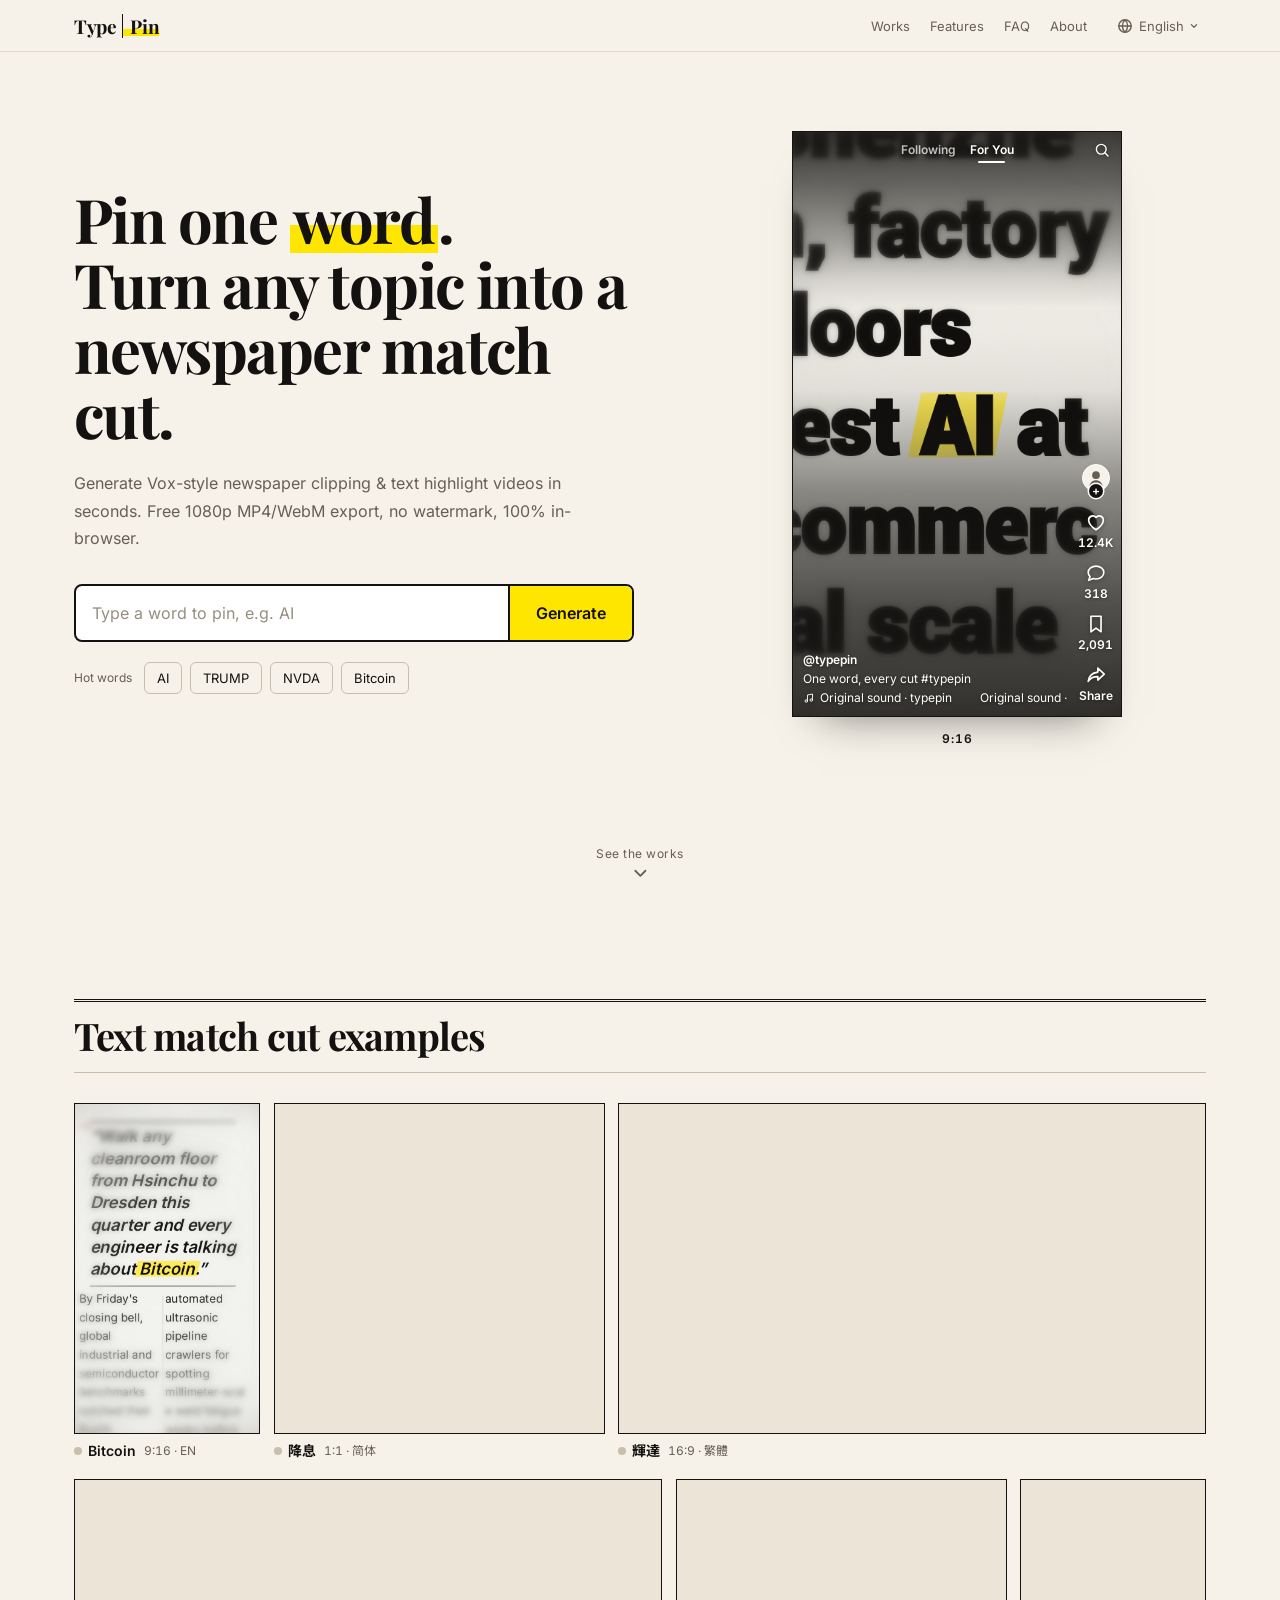
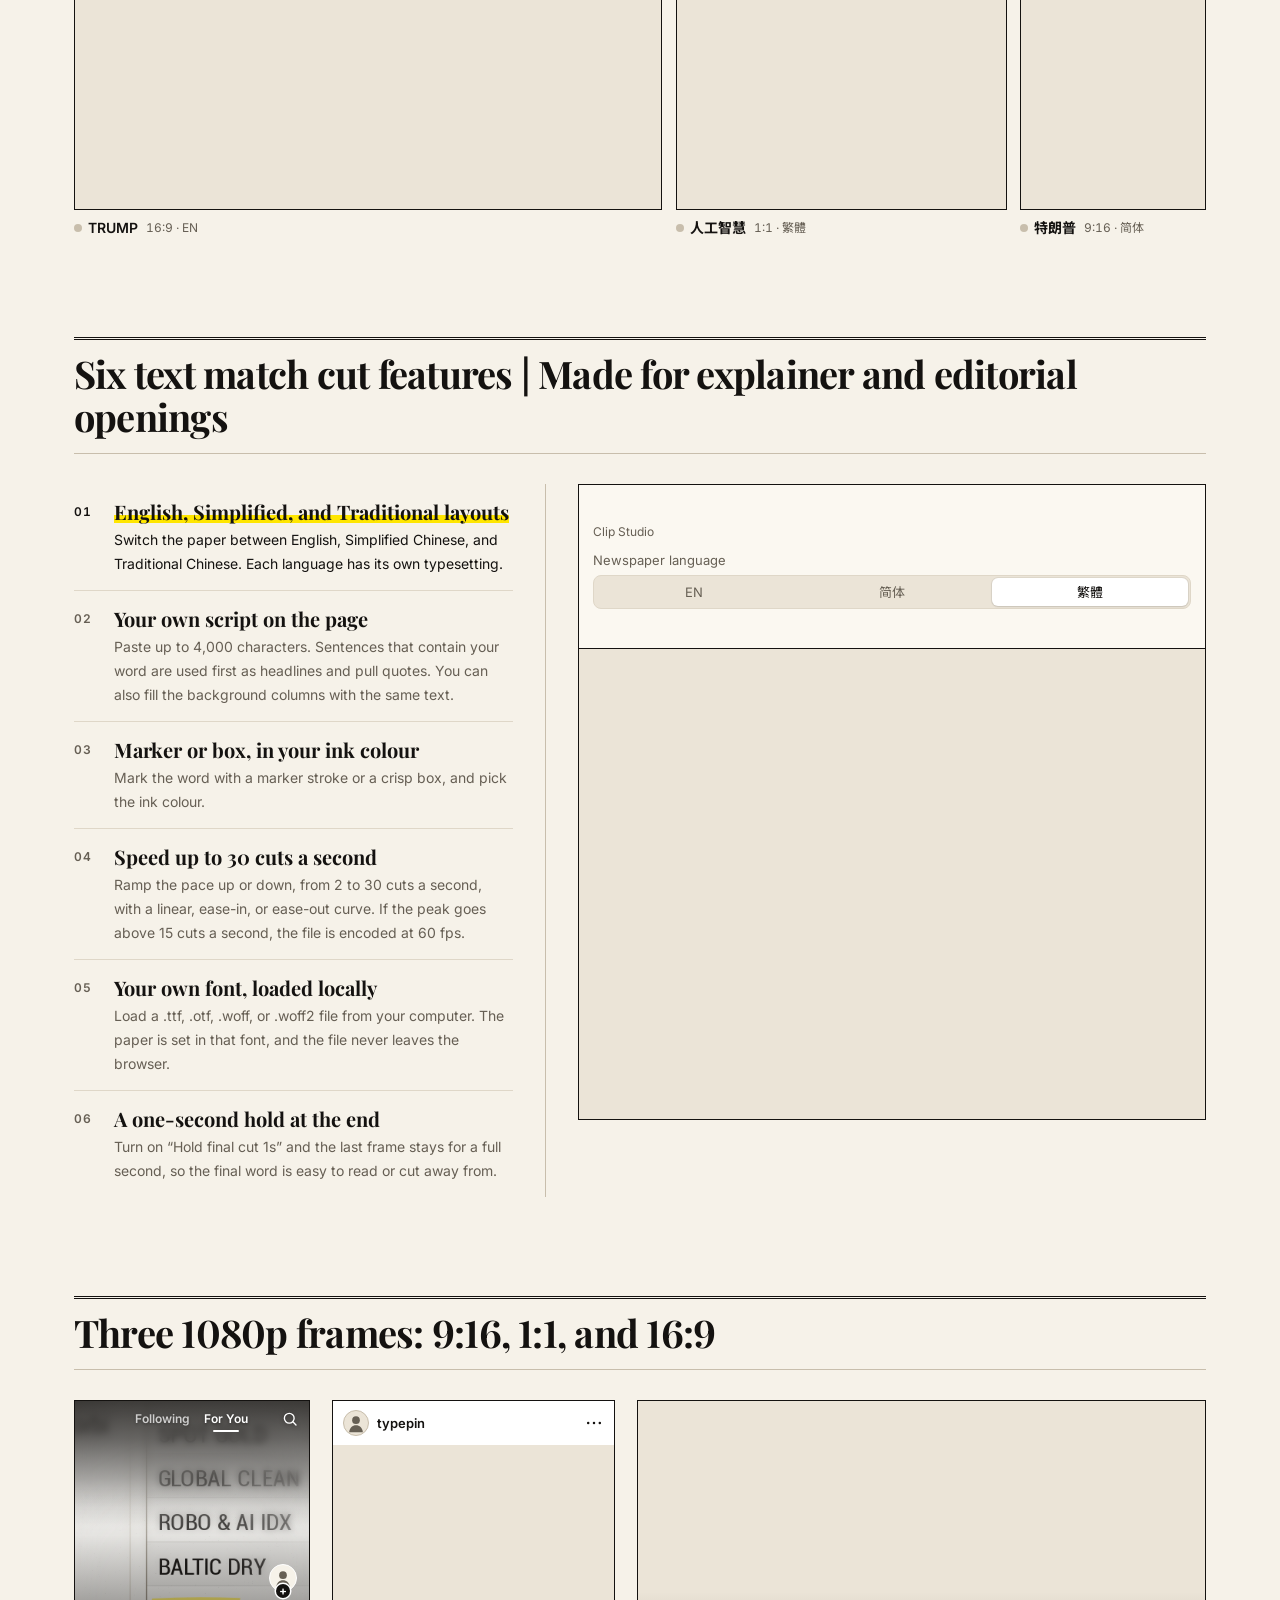
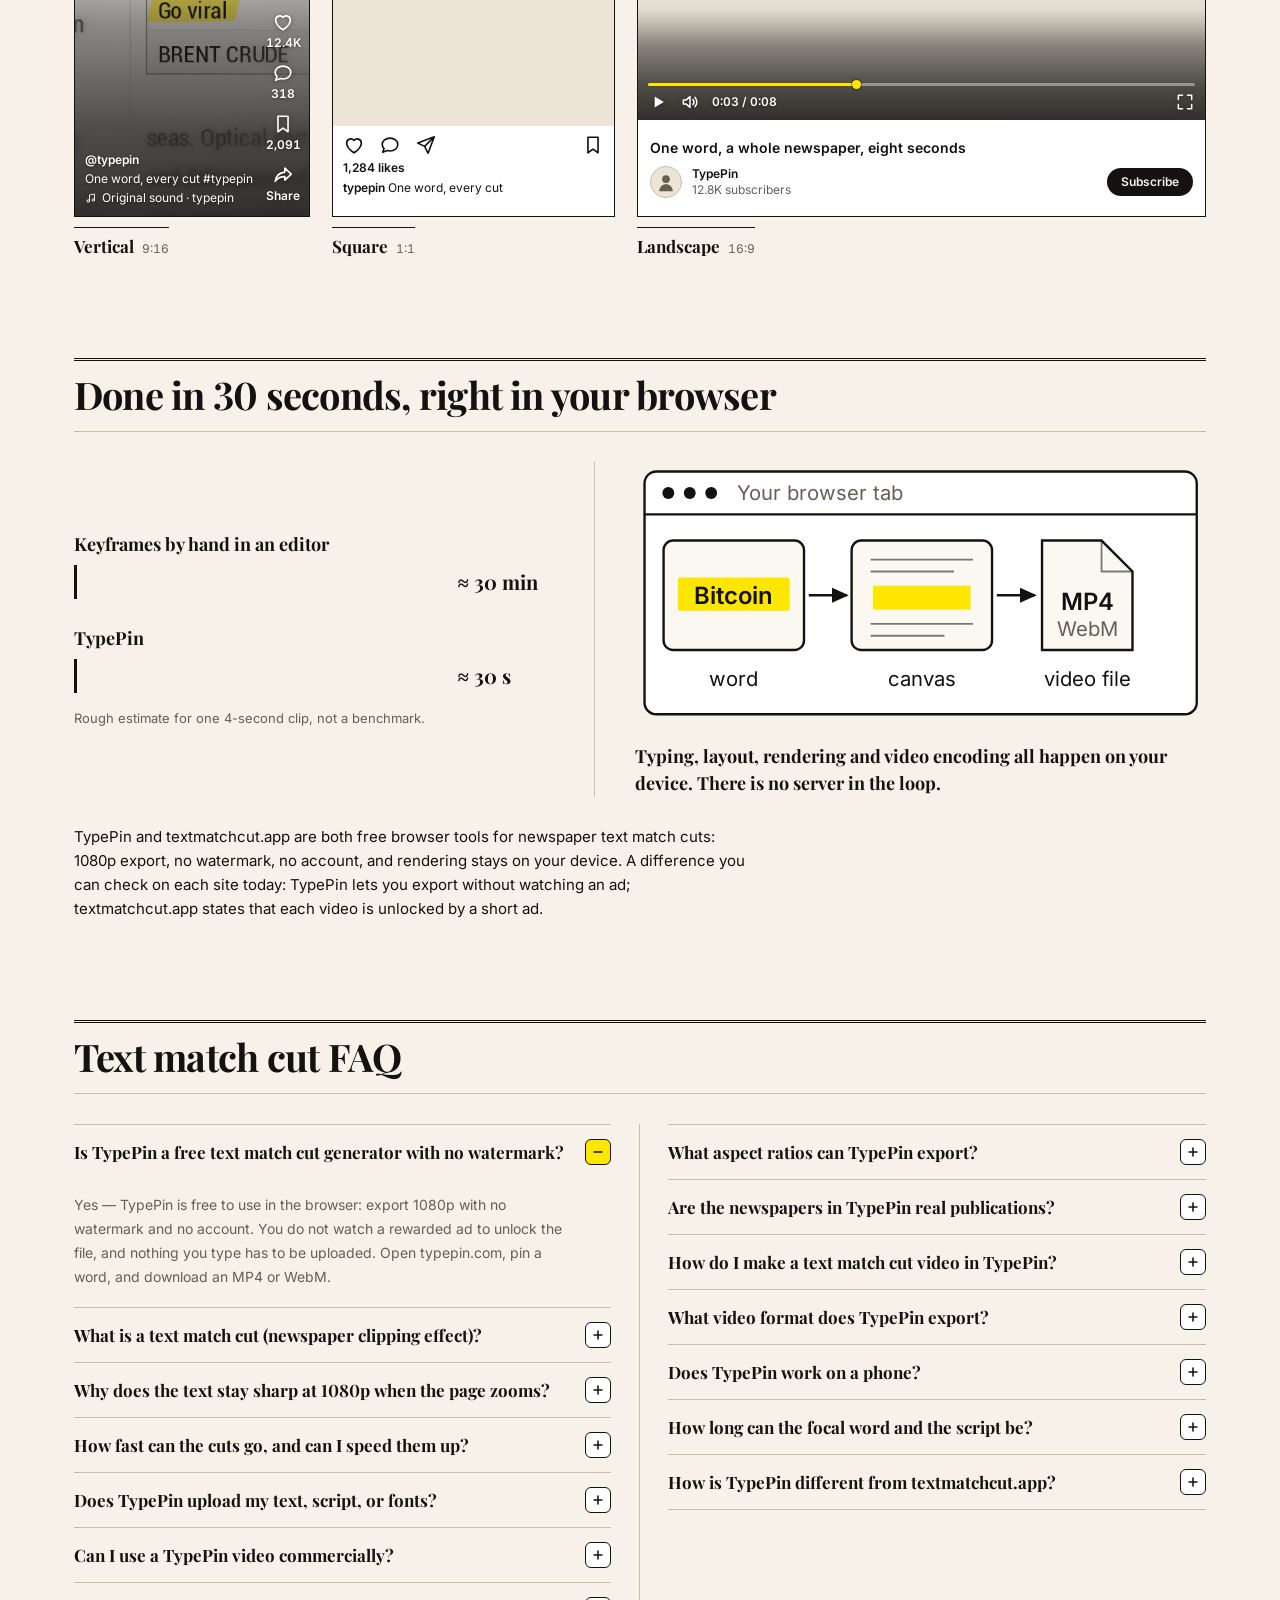
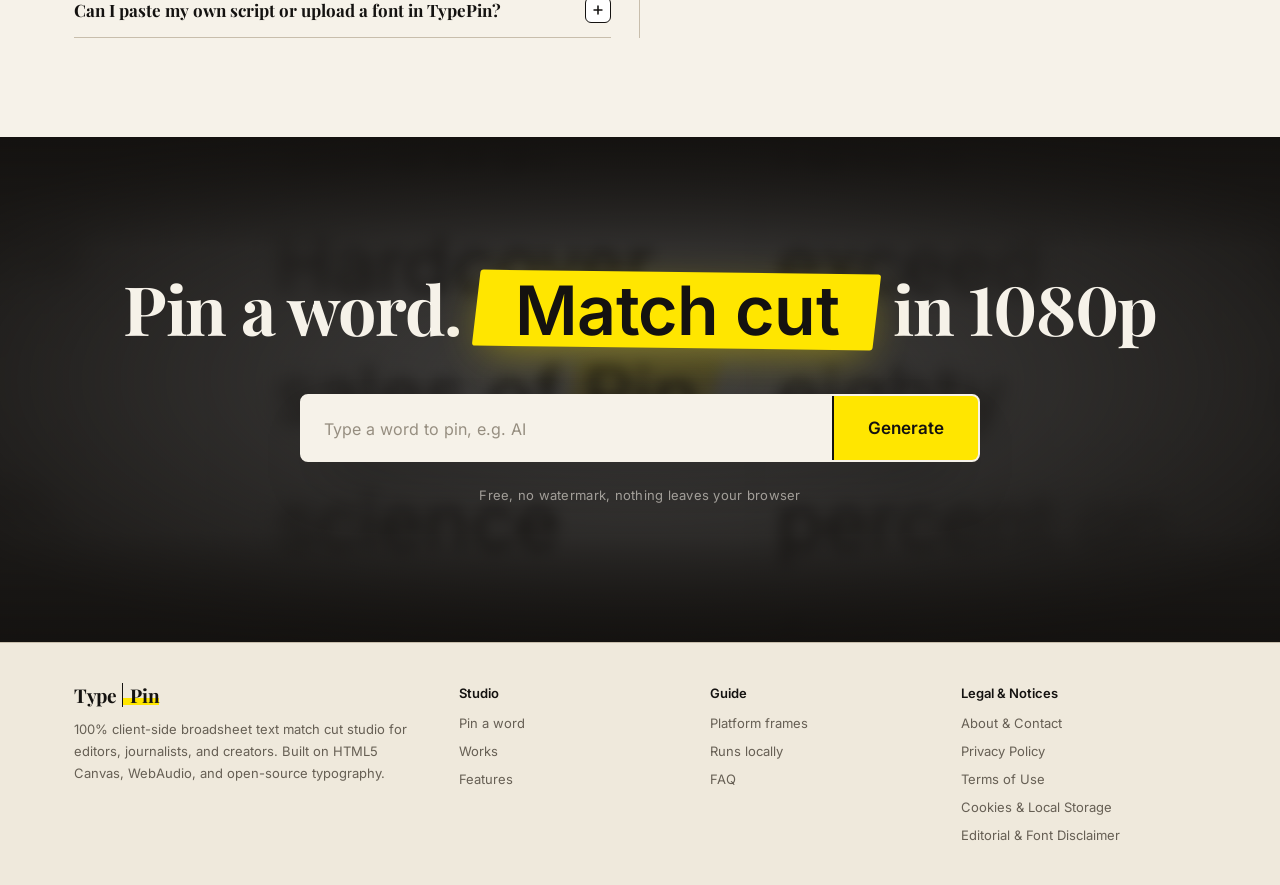
<file: index.html>
<!DOCTYPE html>
<html lang="en" data-ui-lang="en" data-en-title="Text Match Cut Generator: Free Newspaper Effect Maker | TypePin" data-zh-title="文字跳切（Text Match Cut）免费在线生成器 | 钉字" data-hant-title="文字跳切（Text Match Cut）免費線上產生器 | 釘字" data-en-description="Generate Vox-style newspaper clipping and text highlight videos in seconds. Free 1080p MP4/WebM export, no watermark, 100% in-browser. Nothing you type is uploaded." data-zh-description="几秒生成 Vox 风格的报纸剪报与文字高亮视频。免费导出 1080p MP4/WebM，无水印，全程在浏览器里完成，不上传。" data-hant-description="幾秒生成 Vox 風格的報紙剪報與文字高亮影片。免費匯出 1080p MP4/WebM，無水印，全程在瀏覽器裡完成，不上傳。">
<head>
  <!-- Google tag (gtag.js) -->
  <script async src="https://www.googletagmanager.com/gtag/js?id=G-3Q4XWWEMQG"></script>
  <script>
    window.dataLayer = window.dataLayer || [];
    function gtag(){dataLayer.push(arguments);}
    gtag('js', new Date());
    gtag('config', 'G-3Q4XWWEMQG');
  </script>
  <meta charset="utf-8">
  <meta name="viewport" content="width=device-width, initial-scale=1">
  <title>Text Match Cut Generator: Free Newspaper Effect Maker | TypePin</title>
  <link rel="canonical" href="https://typepin.com/">
  <link rel="alternate" hreflang="en" href="https://typepin.com/?lang=en">
  <link rel="alternate" hreflang="zh-Hans" href="https://typepin.com/?lang=zh">
  <link rel="alternate" hreflang="zh-Hant" href="https://typepin.com/?lang=hant">
  <link rel="alternate" hreflang="x-default" href="https://typepin.com/">
  <link rel="describedby" href="/llms.txt">
  <meta name="description" content="Generate Vox-style newspaper clipping and text highlight videos in seconds. Free 1080p MP4/WebM export, no watermark, 100% in-browser. Nothing you type is uploaded.">
  <meta property="og:type" content="website">
  <meta property="og:site_name" content="TypePin">
  <meta property="og:locale" content="en_US">
  <meta property="og:locale:alternate" content="zh_CN">
  <meta property="og:locale:alternate" content="zh_TW">
  <meta property="og:url" content="https://typepin.com/">
  <meta property="og:title" content="Text Match Cut Generator: Free Newspaper Effect Maker | TypePin">
  <meta property="og:description" content="Generate Vox-style newspaper clipping and text highlight videos in seconds. Free 1080p MP4/WebM export, no watermark, 100% in-browser. Nothing you type is uploaded.">
  <meta property="og:image" content="https://typepin.com/og-image.png">
  <meta property="og:image:type" content="image/png">
  <meta property="og:image:width" content="1200">
  <meta property="og:image:height" content="630">
  <meta property="og:image:alt" content="TypePin / 钉字">
  <meta name="twitter:card" content="summary_large_image">
  <meta name="twitter:title" content="Text Match Cut Generator: Free Newspaper Effect Maker | TypePin">
  <meta name="twitter:description" content="Generate Vox-style newspaper clipping and text highlight videos in seconds. Free 1080p MP4/WebM export, no watermark, 100% in-browser. Nothing you type is uploaded.">
  <meta name="twitter:image" content="https://typepin.com/og-image.png">
  <meta name="twitter:image:alt" content="TypePin / 钉字">
  <link rel="icon" href="./favicon.svg" type="image/svg+xml">
  <link rel="icon" href="./favicon-32.png" type="image/png" sizes="32x32">
  <link rel="apple-touch-icon" href="./apple-touch-icon.png" sizes="180x180">
  <link rel="stylesheet" href="./fonts-7cf0992c.css">
  <script id="ldJson" type="application/ld+json">
  {
    "@context": "https://schema.org",
    "@graph": [
      {
        "@type": "SoftwareApplication",
        "name": "TypePin",
        "alternateName": [
          "钉字",
          "釘字"
        ],
        "url": "https://typepin.com/",
        "applicationCategory": "MultimediaApplication",
        "operatingSystem": "Any (Web Browser)",
        "isAccessibleForFree": true,
        "offers": {
          "@type": "Offer",
          "price": "0",
          "priceCurrency": "USD"
        },
        "description": "A free, browser-based newspaper text match-cut studio. Pin a word, export 1080p MP4 or WebM with no watermark. Nothing you type is uploaded for rendering."
      },
      {
        "@type": "FAQPage",
        "inLanguage": "en",
        "mainEntity": [
          {
            "@type": "Question",
            "name": "Is TypePin a free text match cut generator with no watermark?",
            "acceptedAnswer": {
              "@type": "Answer",
              "text": "Yes — TypePin is free to use in the browser: export 1080p with no watermark and no account. You do not watch a rewarded ad to unlock the file, and nothing you type has to be uploaded. Open typepin.com, pin a word, and download an MP4 or WebM."
            }
          },
          {
            "@type": "Question",
            "name": "What is a text match cut (newspaper clipping effect)?",
            "acceptedAnswer": {
              "@type": "Answer",
              "text": "A text match cut pins one word in the centre of the frame while the newspaper pages around it change on every cut. TypePin is a newspaper-style version of that effect: your word stays put, marked with a highlighter or a box, as headlines and columns switch. People also search for it as a newspaper clipping effect. It's often used in explainer and documentary openings, and sometimes described as a Vox-style newspaper animation or a highlight zoom. You set the word, pick a format, and export the clip at typepin.com."
            }
          },
          {
            "@type": "Question",
            "name": "Why does the text stay sharp at 1080p when the page zooms?",
            "acceptedAnswer": {
              "@type": "Answer",
              "text": "Because TypePin draws the type on a 1080p canvas after the zoom is applied, instead of stretching a small bitmap. The focal word also sits in a sharp zone, so the soft edge blur around the page does not creep into the letters. That is why a tight close-up of the word should still read cleanly in the export."
            }
          },
          {
            "@type": "Question",
            "name": "How fast can the cuts go, and can I speed them up?",
            "acceptedAnswer": {
              "@type": "Answer",
              "text": "You can cut between 2 and 30 times a second, for a clip between 2 and 12 seconds, with up to 360 cuts in one export. Speed can stay steady or ramp up or down (linear, ease-in, ease-out). If the peak rate goes above 15 cuts per second, TypePin encodes at 60 fps; otherwise it uses 30 fps."
            }
          },
          {
            "@type": "Question",
            "name": "Does TypePin upload my text, script, or fonts?",
            "acceptedAnswer": {
              "@type": "Answer",
              "text": "No: layout, sound, and the MP4 or WebM encode all run in your browser on your device. The word you type, a script you paste, a font you load, and the finished file are not sent to TypePin’s server to be rendered. The site only serves the static app files."
            }
          },
          {
            "@type": "Question",
            "name": "Can I use a TypePin video commercially?",
            "acceptedAnswer": {
              "@type": "Answer",
              "text": "Yes: you can use the MP4 or WebM you export in commercial work, with no fee and no credit to TypePin. Built-in fonts are under SIL OFL 1.1 or Apache 2.0. If you upload your own font or paste someone else’s copy, you need the rights for those materials. Do not pass the simulated pages off as a real newspaper."
            }
          },
          {
            "@type": "Question",
            "name": "Can I paste my own script or upload a font in TypePin?",
            "acceptedAnswer": {
              "@type": "Answer",
              "text": "Yes: open Advanced Settings, then Fonts & Copy, to paste a script or load a local font. You can paste up to 4,000 characters; sentences that contain your focal word are highlighted first, and you can fill the background columns with the same text. Upload loads a local .ttf, .otf, .woff, or .woff2 file into the browser only, not onto a server."
            }
          },
          {
            "@type": "Question",
            "name": "What aspect ratios can TypePin export?",
            "acceptedAnswer": {
              "@type": "Answer",
              "text": "TypePin exports three 1080p frames: 9:16 (1080 × 1920) for vertical clips, 1:1 (1080 × 1080) for square posts or a picture-in-picture card, and 16:9 (1920 × 1080) for landscape edits."
            }
          },
          {
            "@type": "Question",
            "name": "Are the newspapers in TypePin real publications?",
            "acceptedAnswer": {
              "@type": "Answer",
              "text": "No: every masthead, headline, quote, and ticker is a typographic stand-in generated in the browser, not a page from a real paper. The names and lines are fictional. Do not use the stills or the video as if they were genuine news."
            }
          },
          {
            "@type": "Question",
            "name": "How do I make a text match cut video in TypePin?",
            "acceptedAnswer": {
              "@type": "Answer",
              "text": "Open typepin.com, type the word you want pinned, choose 9:16, 1:1, or 16:9, then export. That is enough for a first clip. If you want more control, use Advanced Settings to change pace, paste a script, or upload a font. The file is an MP4 or WebM, rendered in your browser, with no watermark."
            }
          },
          {
            "@type": "Question",
            "name": "What video format does TypePin export?",
            "acceptedAnswer": {
              "@type": "Answer",
              "text": "TypePin exports 1080p as MP4 or WebM, at 8 Mbps, recorded in the browser. The app prefers MP4 when the browser supports it, and falls back to WebM. Frame rate is 30 fps, or 60 fps when the cut rate goes above 15 per second. If a browser cannot record video in the page, TypePin will say so."
            }
          },
          {
            "@type": "Question",
            "name": "Does TypePin work on a phone?",
            "acceptedAnswer": {
              "@type": "Answer",
              "text": "Yes. Open typepin.com in Safari on iPhone or Chrome on Android, type your text, and export the video straight to your phone. No app to install, and exports are MP4 or WebM depending on your browser."
            }
          },
          {
            "@type": "Question",
            "name": "How long can the focal word and the script be?",
            "acceptedAnswer": {
              "@type": "Answer",
              "text": "The focal word can be up to 23 characters, and a pasted script can be up to 4,000 characters. Those limits are set in the TypePin editor. Sentences that include the focal word are used first when you paste a script."
            }
          },
          {
            "@type": "Question",
            "name": "How is TypePin different from textmatchcut.app?",
            "acceptedAnswer": {
              "@type": "Answer",
              "text": "Both are free, browser-based newspaper text match-cut tools: you can export 1080p with no watermark and no account, and rendering stays on your device. One difference you can check on each site today is the export step: TypePin does not ask you to watch an ad to unlock the file; textmatchcut.app states that each video is unlocked by a short ad."
            }
          }
        ]
      }
    ]
  }
  </script>
  <script>
    (function () {
      var softApp = {
        "@type": "SoftwareApplication",
        "name": "TypePin",
        "alternateName": ["钉字", "釘字"],
        "url": "https://typepin.com/",
        "applicationCategory": "MultimediaApplication",
        "operatingSystem": "Any (Web Browser)",
        "isAccessibleForFree": true,
        "offers": { "@type": "Offer", "price": "0", "priceCurrency": "USD" },
        "description": "A free, browser-based newspaper text match-cut studio. Pin a word, export 1080p MP4 or WebM with no watermark. Nothing you type is uploaded for rendering."
      };
      var faqByLang = {
        en: {
          inLanguage: "en",
          items: [
            ["Is TypePin a free text match cut generator with no watermark?", "Yes — TypePin is free to use in the browser: export 1080p with no watermark and no account. You do not watch a rewarded ad to unlock the file, and nothing you type has to be uploaded. Open typepin.com, pin a word, and download an MP4 or WebM."],
            ["What is a text match cut (newspaper clipping effect)?", "A text match cut pins one word in the centre of the frame while the newspaper pages around it change on every cut. TypePin is a newspaper-style version of that effect: your word stays put, marked with a highlighter or a box, as headlines and columns switch. People also search for it as a newspaper clipping effect. It's often used in explainer and documentary openings, and sometimes described as a Vox-style newspaper animation or a highlight zoom. You set the word, pick a format, and export the clip at typepin.com."],
            ["Why does the text stay sharp at 1080p when the page zooms?", "Because TypePin draws the type on a 1080p canvas after the zoom is applied, instead of stretching a small bitmap. The focal word also sits in a sharp zone, so the soft edge blur around the page does not creep into the letters. That is why a tight close-up of the word should still read cleanly in the export."],
            ["How fast can the cuts go, and can I speed them up?", "You can cut between 2 and 30 times a second, for a clip between 2 and 12 seconds, with up to 360 cuts in one export. Speed can stay steady or ramp up or down (linear, ease-in, ease-out). If the peak rate goes above 15 cuts per second, TypePin encodes at 60 fps; otherwise it uses 30 fps."],
            ["Does TypePin upload my text, script, or fonts?", "No: layout, sound, and the MP4 or WebM encode all run in your browser on your device. The word you type, a script you paste, a font you load, and the finished file are not sent to TypePin’s server to be rendered. The site only serves the static app files."],
            ["Can I use a TypePin video commercially?", "Yes: you can use the MP4 or WebM you export in commercial work, with no fee and no credit to TypePin. Built-in fonts are under SIL OFL 1.1 or Apache 2.0. If you upload your own font or paste someone else’s copy, you need the rights for those materials. Do not pass the simulated pages off as a real newspaper."],
            ["Can I paste my own script or upload a font in TypePin?", "Yes: open Advanced Settings, then Fonts & Copy, to paste a script or load a local font. You can paste up to 4,000 characters; sentences that contain your focal word are highlighted first, and you can fill the background columns with the same text. Upload loads a local .ttf, .otf, .woff, or .woff2 file into the browser only, not onto a server."],
            ["What aspect ratios can TypePin export?", "TypePin exports three 1080p frames: 9:16 (1080 × 1920) for vertical clips, 1:1 (1080 × 1080) for square posts or a picture-in-picture card, and 16:9 (1920 × 1080) for landscape edits."],
            ["Are the newspapers in TypePin real publications?", "No: every masthead, headline, quote, and ticker is a typographic stand-in generated in the browser, not a page from a real paper. The names and lines are fictional. Do not use the stills or the video as if they were genuine news."],
            ["How do I make a text match cut video in TypePin?", "Open typepin.com, type the word you want pinned, choose 9:16, 1:1, or 16:9, then export. That is enough for a first clip. If you want more control, use Advanced Settings to change pace, paste a script, or upload a font. The file is an MP4 or WebM, rendered in your browser, with no watermark."],
            ["What video format does TypePin export?", "TypePin exports 1080p as MP4 or WebM, at 8 Mbps, recorded in the browser. The app prefers MP4 when the browser supports it, and falls back to WebM. Frame rate is 30 fps, or 60 fps when the cut rate goes above 15 per second. If a browser cannot record video in the page, TypePin will say so."],
            ["Does TypePin work on a phone?", "Yes. Open typepin.com in Safari on iPhone or Chrome on Android, type your text, and export the video straight to your phone. No app to install, and exports are MP4 or WebM depending on your browser."],
            ["How long can the focal word and the script be?", "The focal word can be up to 23 characters, and a pasted script can be up to 4,000 characters. Those limits are set in the TypePin editor. Sentences that include the focal word are used first when you paste a script."],
            ["How is TypePin different from textmatchcut.app?", "Both are free, browser-based newspaper text match-cut tools: you can export 1080p with no watermark and no account, and rendering stays on your device. One difference you can check on each site today is the export step: TypePin does not ask you to watch an ad to unlock the file; textmatchcut.app states that each video is unlocked by a short ad."]
          ]
        },
        zh: {
          inLanguage: "zh-Hans",
          items: [
            ["文字跳切视频生成器免费吗？有没有水印？", "钉字是免费的文字跳切视频生成器，打开 typepin.com 就能用，导出没有水印，也不用注册或看激励广告才能下载。成片是 1080P 的 MP4 或 WebM，字和视频都留在你这台设备上。"],
            ["什么是文字跳切？和报刊快切有什么关系？", "文字跳切是把一个词钉在画面正中间，周围报刊版面一刀一刀切换，焦点词本身始终不动。钉字做的是这种报刊快切：焦点词用荧光标记或方框卡住，标题和栏文在旁边切换。英文里常叫 text match cut 或 newspaper clipping effect。常见于解说和纪录片的开场，大家也常叫它报纸剪报放大特效或文字匹配转场，有时也说是 Vox 风格的报纸动画。在 typepin.com 输入词就能做。"],
            ["画面放大以后，字还会清晰吗？", "会保持清晰，因为钉字在 1080P 画布上先算好镜头缩放再画字形，而不是先做一张小图再拉大。焦点词四周还有一块保持清晰的区域，边缘虚化不会糊进字里，所以特写时笔画仍然清楚。"],
            ["可以切多快？能越切越快吗？", "文字跳切可以切得很快，刀速每秒 2 到 30 刀，时长 2 到 12 秒，一条最多 360 刀，也能渐快或渐慢。峰值超过每秒 15 刀时，会按 60 帧导出，否则是 30 帧。这些都在「详细设置」的剪辑节奏里。"],
            ["我输入的字、文稿或字体会被上传吗？", "你输入的字、文稿和字体都不会被上传，排版、音效和成片编码都在这台设备的浏览器里完成。钉字的服务器不做云端渲染，网站只负责提供这个静态工具本身。"],
            ["钉字导出的视频能商用吗？", "钉字导出的 MP4 或 WebM 可以商用，不必向钉字付版税或署名，自带字体遵循 SIL OFL 1.1 或 Apache 2.0。若你上传自己的字体，或粘贴别人的文稿，需要你自己有权使用。不要把模拟出来的版面当成真报纸去用。"],
            ["怎么导入自己的文稿或字体？", "打开「详细设置」里的「字体与正文」，最多可粘贴 4,000 字，也可在浏览器里加载本地字体文件。带焦点词的句子会优先出现，也可以让背景栏铺上同一篇文稿。点「上传」可加载 .ttf、.otf、.woff 或 .woff2，文件不会传到服务器。"],
            ["钉字支持哪些画幅？", "钉字可以导出三种 1080P 画幅：直式 9:16（1080 × 1920），方形 1:1（1080 × 1080，也适合做子母画面），横式 16:9（1920 × 1080）。"],
            ["钉字画面里的报纸是真的吗？", "不是真报纸：报头、标题、引语和行情表都是浏览器里生成的模拟版面，名字和句子也是虚构的。不要拿这些画面去冒充真实新闻。"],
            ["怎么做出一条这样的视频？", "打开 typepin.com，输入要钉在画面中间的词，选好 9:16、1:1 或 16:9，再点导出就能做出一条文字跳切。想再调整，就到「详细设置」里改节奏、贴文稿或上传字体。成片是浏览器里生成的 MP4 或 WebM，没有水印。"],
            ["钉字导出的是什么格式？", "钉字导出 1080P 的 MP4 或 WebM，码率 8 Mbps，在浏览器里直接录出，并优先尝试 MP4。浏览器不支持时会改用 WebM。默认 30 帧，刀速超过每秒 15 刀时用 60 帧。若当前浏览器不能在页面里录像，钉字会提示。"],
            ["手机上能直接生成吗？", "可以。iPhone 用 Safari、安卓用 Chrome 打开 typepin.com，输入文字就能直接导出视频存到手机，不用装 App；按浏览器不同导出 MP4 或 WebM。"],
            ["焦点词和文稿分别能写多长？", "焦点词最多 23 个字符，粘贴的文稿最多 4,000 字，这两项都是编辑器里写死的上限。贴文稿时，带有焦点词的句子会优先拿来做高亮。"],
            ["钉字和 textmatchcut.app 有什么区别？", "两者都是免费的浏览器端报刊文字跳切工具：1080p 导出、无水印、不用注册，渲染也在你的设备上完成。眼下能直接核实的一个差别是导出这一步：钉字不用先看广告才能下载；textmatchcut.app 自己写明，每生成一支要先看一段短广告。"]
          ]
        },
        hant: {
          inLanguage: "zh-Hant",
          items: [
            ["免費文字跳切產生器有沒有浮水印？", "釘字是免費的文字跳切產生器，打開 typepin.com 就能用，匯出沒有浮水印，也不必註冊或看激勵廣告才能下載。成品是 1080P 的 MP4 或 WebM，文字和影片都留在你這台裝置上。"],
            ["什麼是文字跳切？跟報刊快切有什麼關係？", "文字跳切是把一個詞釘在畫面正中央，周圍報刊版面一刀一刀切換，焦點詞本身始終不動。釘字做的就是這種報刊快切：焦點詞用螢光標記或方框卡住，標題和欄文在旁邊切換。英文常叫 text match cut 或 newspaper clipping effect。常見於解說和紀錄片的開場，大家也常叫它報紙剪報放大特效或文字匹配轉場，有時也說是 Vox 風格的報紙動畫。在 typepin.com 輸入詞就能做。"],
            ["畫面放大以後，字還會清楚嗎？", "會保持清楚，因為釘字在 1080P 畫布上先算好鏡頭縮放再畫字形，而不是先做一張小圖再拉大。焦點詞四周還有一塊保持清晰的區域，邊緣虛化不會糊進字裡，所以特寫時筆畫仍然清楚。"],
            ["可以切多快？能愈切愈快嗎？", "文字跳切可以切得很快，刀速每秒 2 到 30 刀，時長 2 到 12 秒，一支最多 360 刀，也能漸快或漸慢。峰值超過每秒 15 刀時，會以 60 幀匯出，否則是 30 幀。這些都在「詳細設定」的剪輯節奏裡。"],
            ["我輸入的字、文稿或字體會被上傳嗎？", "你輸入的字、文稿和字體都不會被上傳，排版、音效和成品編碼都在這台裝置的瀏覽器裡完成。釘字的伺服器不做雲端算圖，網站只負責提供這個靜態工具本身。"],
            ["釘字匯出的影片能商用嗎？", "釘字匯出的 MP4 或 WebM 可以商用，不必向釘字付權利金或署名，內建字體遵循 SIL OFL 1.1 或 Apache 2.0。若你載入自己的字體，或貼上別人的文稿，需要你自己有權使用。不要把模擬出來的版面當成真報紙去用。"],
            ["怎麼匯入自己的文稿或字體？", "打開「詳細設定」裡的「字體與內文」，最多可貼上 4,000 字，也可在瀏覽器裡載入本機字體檔。含焦點詞的句子會優先出現，也可以讓背景欄鋪上同一篇文稿。點「上傳」可載入 .ttf、.otf、.woff 或 .woff2，檔案不會傳到伺服器。"],
            ["釘字支援哪些畫幅？", "釘字可以匯出三種 1080P 畫幅：直式 9:16（1080 × 1920），方形 1:1（1080 × 1080，也適合做子母畫面），橫式 16:9（1920 × 1080）。"],
            ["釘字畫面裡的報紙是真的嗎？", "不是真報紙：報頭、標題、引語和行情表都是瀏覽器裡生成的模擬版面，名字和句子也是虛構的。不要拿這些畫面去冒充真實新聞。"],
            ["怎麼做出一條這樣的影片？", "打開 typepin.com，輸入要釘在畫面中間的詞，選好 9:16、1:1 或 16:9，再點匯出就能做出一支文字跳切。想再調整，就到「詳細設定」裡改節奏、貼文稿或上傳字體。成品是瀏覽器裡生成的 MP4 或 WebM，沒有浮水印。"],
            ["釘字匯出的是什麼格式？", "釘字匯出 1080P 的 MP4 或 WebM，位元率 8 Mbps，在瀏覽器裡直接錄出，並優先嘗試 MP4。瀏覽器不支援時會改用 WebM。預設 30 幀，刀速超過每秒 15 刀時用 60 幀。若目前瀏覽器不能在頁面裡錄影，釘字會提示。"],
            ["手機上能直接生成嗎？", "可以。iPhone 用 Safari、Android 用 Chrome 打開 typepin.com，輸入文字就能直接匯出影片存到手機，不用裝 App；依瀏覽器不同匯出 MP4 或 WebM。"],
            ["焦點詞和文稿分別能寫多長？", "焦點詞最多 23 個字元，貼上的文稿最多 4,000 字，這兩項都是編輯器裡寫死的上限。貼文稿時，含焦點詞的句子會優先用來做高亮。"],
            ["釘字和 textmatchcut.app 有什麼區別？", "兩者都是免費的瀏覽器端報刊文字跳切工具：1080p 匯出、無浮水印、不必註冊，渲染也在你的裝置上完成。眼下能直接核實的一個差別是匯出這一步：釘字不用先看廣告才能下載；textmatchcut.app 自己寫明，每生成一支要先看一段短廣告。"]
          ]
        }
      };
      var softAppDesc = {
        en: "A free, browser-based newspaper text match-cut studio. Pin a word, export 1080p MP4 or WebM with no watermark. Nothing you type is uploaded for rendering.",
        zh: "免费的浏览器端报刊文字跳切工具。钉住一个词，导出 1080p MP4 或 WebM，无水印。输入内容不会为渲染被上传。",
        hant: "免費的瀏覽器端報刊文字跳切工具。釘住一個詞，匯出 1080p MP4 或 WebM，無浮水印。輸入內容不會為算繪被上傳。"
      };
      window.__syncDescription = function (lang) {
        var key = lang === "hant" ? "hant" : (lang === "zh" ? "zh" : "en");
        var description = document.documentElement.getAttribute("data-" + key + "-description");
        var title = document.documentElement.getAttribute("data-" + key + "-title");
        if (description) {
          document.querySelectorAll('meta[name="description"], meta[property="og:description"], meta[name="twitter:description"]').forEach(function (meta) {
            meta.content = description;
          });
        }
        if (title) {
          document.title = title;
          document.querySelectorAll('meta[property="og:title"], meta[name="twitter:title"]').forEach(function (meta) {
            meta.content = title;
          });
        }
        var locale = key === "hant" ? "zh_TW" : (key === "zh" ? "zh_CN" : "en_US");
        var locEl = document.querySelector('meta[property="og:locale"]');
        if (locEl) locEl.setAttribute("content", locale);
      };
      window.__syncFaqJsonLd = function (lang) {
        try {
          var key = lang === "hant" ? "hant" : (lang === "zh" ? "zh" : "en");
          var spec = faqByLang[key];
          var el = document.getElementById("ldJson") || document.querySelector('script[type="application/ld+json"]');
          if (!el || !spec) return;
          var app = {};
          for (var k in softApp) if (Object.prototype.hasOwnProperty.call(softApp, k)) app[k] = softApp[k];
          if (softAppDesc[key]) app.description = softAppDesc[key];
          el.textContent = JSON.stringify({
            "@context": "https://schema.org",
            "@graph": [
              app,
              {
                "@type": "FAQPage",
                "inLanguage": spec.inLanguage,
                "mainEntity": spec.items.map(function (qa) {
                  return {
                    "@type": "Question",
                    "name": qa[0],
                    "acceptedAnswer": {
                      "@type": "Answer",
                      "text": qa[1]
                    }
                  };
                })
              }
            ]
          }, null, 2);
        } catch (e) {}
      };
      try {
        var rawQ = (new URLSearchParams(window.location.search).get("lang") || "").trim().toLowerCase();
        var q = rawQ === "hant" || rawQ === "zh-tw" || rawQ === "zh-hk" || rawQ === "zh-hant" || rawQ === "tw"
          ? "hant"
          : (rawQ === "zh" || rawQ === "zh-cn" || rawQ === "zh-hans" ? "zh" : (rawQ === "en" ? "en" : ""));
        var saved = q || window.localStorage.getItem("tmc_ui_lang");
        if (saved === "zh" || saved === "hant" || saved === "en") {
          document.documentElement.dataset.uiLang = saved;
          document.documentElement.lang = saved === "hant" ? "zh-Hant" : (saved === "zh" ? "zh-CN" : "en");
          var t = document.documentElement.getAttribute("data-" + saved + "-title");
          if (t) document.title = t;
          window.__syncFaqJsonLd(saved);
          window.__syncDescription(saved);
        }
      } catch (e) {}
    })();
  </script>
  <style>
    :root {
      --paper: #f6f2e9;
      --panel: #fbf8f1;
      --surface: #ffffff;
      --ink: #141210;
      --muted: #665f54;
      --line: #dfd7c8;
      --line-strong: #c8beac;
      --track: #ebe4d7;
      --hl: #ffe600;
      --stage-bg: #181613;
      --stage-bar: #221f1b;
      --stage-line: #343029;
      --stage-ink: #f2ede3;
      --stage-muted: #9e9689;
      --err-bg: #fcf1ef;
      --err-line: #e4b7b0;
      --err: #9e2a20;
      --r-panel: 12px;
      --r-ctrl: 8px;
      --font-sans: Inter, -apple-system, BlinkMacSystemFont, "Segoe UI", "Noto Sans SC", sans-serif;
      --font-serif: "Playfair Display", Georgia, "Times New Roman", "Noto Serif SC", serif;
    }

    html[data-ui-lang="zh"] {
      --font-sans: "Noto Sans SC", Inter, "PingFang SC", "Microsoft YaHei", sans-serif;
      --font-serif: "Noto Serif SC", "Playfair Display", SimSun, "Songti SC", serif;
    }

    html[data-ui-lang="hant"] {
      --font-sans: "Noto Sans TC", Inter, "PingFang TC", "Microsoft JhengHei", sans-serif;
      --font-serif: "Noto Serif TC", "Playfair Display", PMingLiU, "Songti TC", serif;
    }

    html[data-ui-lang="en"] .lang-zh,
    html[data-ui-lang="en"] .lang-hant,
    html:not([data-ui-lang]) .lang-zh,
    html:not([data-ui-lang]) .lang-hant { display: none !important; }
    html[data-ui-lang="zh"] .lang-en,
    html[data-ui-lang="zh"] .lang-hant { display: none !important; }
    html[data-ui-lang="hant"] .lang-en,
    html[data-ui-lang="hant"] .lang-zh { display: none !important; }

    *, *::before, *::after {
      box-sizing: border-box;
    }

    [hidden] {
      display: none !important;
    }

    html {
      scroll-behavior: smooth;
    }

    [id] {
      scroll-margin-top: 64px;
    }

    html, body {
      margin: 0;
      min-height: 100%;
      background: var(--paper);
      color: var(--ink);
      -webkit-font-smoothing: antialiased;
      text-rendering: optimizeLegibility;
    }

    body {
      font-family: var(--font-sans);
      font-size: 13px;
      line-height: 20px;
      font-weight: 400;
      font-variant-numeric: lining-nums;
    }

    /* Sticky Top Navigation */
    .site-nav {
      position: sticky;
      top: 0;
      z-index: 90;
      height: 52px;
      background: rgba(246, 242, 233, 0.92);
      backdrop-filter: blur(10px);
      -webkit-backdrop-filter: blur(10px);
      border-bottom: 1px solid var(--line);
    }

    .nav-inner {
      max-width: 1180px;
      height: 100%;
      margin: 0 auto;
      padding: 0 24px;
      display: flex;
      align-items: center;
      justify-content: space-between;
      gap: 16px;
    }

    .nav-brand-group {
      display: inline-flex;
      align-items: center;
      gap: 10px;
      flex-shrink: 0;
    }

    .nav-back-btn {
      display: inline-flex;
      align-items: center;
      justify-content: center;
      width: 32px;
      height: 32px;
      border: 1px solid var(--line);
      border-radius: var(--r-ctrl);
      background: var(--surface);
      color: var(--ink);
      text-decoration: none;
      flex-shrink: 0;
      transition: background-color 0.14s ease, border-color 0.14s ease;
    }

    .nav-back-btn:hover {
      background: var(--track);
      border-color: var(--line-strong);
    }

    .brand-logo {
      display: inline-flex;
      align-items: center;
      gap: 0;
      color: var(--ink);
      text-decoration: none;
      font-family: var(--font-serif);
      font-size: 19px;
      line-height: 24px;
      font-weight: 700;
      letter-spacing: -0.02em;
      white-space: nowrap;
      flex-shrink: 0;
    }

    .brand-cut {
      display: inline-flex;
      align-items: center;
      margin-left: 6px;
      padding-left: 7px;
      border-left: 1.5px solid var(--ink);
      background: linear-gradient(transparent 62%, var(--hl) 62%, var(--hl) 92%, transparent 92%);
    }

    .nav-links {
      display: inline-flex;
      align-items: center;
      gap: 20px;
    }

    .nav-links a {
      color: var(--muted);
      text-decoration: none;
      font-size: 13px;
      line-height: 20px;
      font-weight: 500;
      white-space: nowrap;
      transition: color 0.14s ease;
    }

    .nav-links a:hover {
      color: var(--ink);
    }

    .nav-right {
      display: inline-flex;
      align-items: center;
      gap: 22px;
      flex-shrink: 0;
    }

    .sr-only {
      position: absolute;
      width: 1px;
      height: 1px;
      overflow: hidden;
      clip-path: inset(50%);
      white-space: nowrap;
    }

    /* Site-language menu: a flat globe + name trigger, deliberately unlike the studio's segmented control */
    .lang-pick { position: relative; }

    .lang-trigger {
      display: inline-flex;
      align-items: center;
      gap: 6px;
      height: 32px;
      padding: 0 6px 0 8px;
      border: 0;
      border-radius: var(--r-ctrl);
      background: transparent;
      color: var(--muted);
      font-family: inherit;
      font-size: 13px;
      line-height: 20px;
      font-weight: 500;
      white-space: nowrap;
      cursor: pointer;
      transition: background-color 0.14s ease, color 0.14s ease;
    }

    .lang-trigger:hover,
    .lang-trigger[aria-expanded="true"] {
      background: var(--track);
      color: var(--ink);
    }

    .lang-trigger .ico:last-child { width: 12px; margin-left: -2px; }
    .lang-trigger .chevron { width: 12px; height: 12px; transition: transform 0.16s ease; }
    .lang-trigger[aria-expanded="true"] .chevron { transform: rotate(180deg); }

    /* Compact Editorial Hero + Above-the-Fold 2-Col Studio */
    .studio-section {
      max-width: 1180px;
      margin: 0 auto;
      padding: 14px 24px 60px;
    }

    .studio-grid {
      display: grid;
      grid-template-columns: 348px minmax(0, 1fr);
      gap: 22px;
      align-items: start;
    }

    .panel {
      background: var(--panel);
      border: 1px solid var(--line);
      border-radius: var(--r-panel);
      padding: 16px;
      display: flex;
      flex-direction: column;
      gap: 12px;
      box-shadow: 0 2px 10px rgba(20, 18, 16, 0.04);
    }

    .panel-head {
      display: flex;
      align-items: center;
      justify-content: space-between;
      gap: 10px;
      padding-bottom: 10px;
      border-bottom: 1px solid var(--line);
    }

    .panel-title {
      margin: 0;
      font-family: var(--font-serif);
      font-size: 16px;
      line-height: 24px;
      font-weight: 700;
      letter-spacing: -0.01em;
      white-space: nowrap;
      color: var(--ink);
    }

    .ctrl {
      display: flex;
      flex-direction: column;
      gap: 5px;
    }

    .field-head {
      display: flex;
      align-items: center;
      justify-content: space-between;
      gap: 8px;
      min-height: 20px;
    }

    label,
    .field-label {
      margin: 0;
      color: var(--muted);
      font-size: 13px;
      line-height: 20px;
      font-weight: 500;
      white-space: nowrap;
    }

    .num {
      font-variant-numeric: tabular-nums;
      text-align: right;
      white-space: nowrap;
      color: var(--muted);
      font-size: 12px;
      line-height: 20px;
      font-weight: 400;
    }

    .ico {
      display: inline-flex;
      align-items: center;
      justify-content: center;
      width: 16px;
      height: 20px;
      flex-shrink: 0;
    }

    .ico svg {
      width: 16px;
      height: 16px;
      display: block;
    }

    /* Keyword Hero Input */
    .kw-box {
      display: flex;
      align-items: center;
      gap: 4px;
      height: 40px;
      padding: 0 5px 0 12px;
      background: var(--surface);
      border: 1px solid var(--line-strong);
      border-radius: var(--r-ctrl);
      transition: border-color 0.15s ease, box-shadow 0.15s ease;
    }

    .kw-box:focus-within {
      border-color: var(--ink);
      box-shadow: inset 0 0 0 1px var(--ink);
    }

    #keyword {
      flex: 1;
      min-width: 0;
      height: 100%;
      padding: 0;
      border: 0;
      outline: none;
      background: transparent;
      color: var(--ink);
      font-family: inherit;
      font-size: 15px;
      line-height: 22px;
      font-weight: 500;
    }

    #keyword::placeholder {
      color: #968e80;
      font-weight: 400;
      font-size: 13px;
    }

    .kw-actions {
      display: inline-flex;
      align-items: center;
      gap: 2px;
      flex-shrink: 0;
    }

    .kw-icon-btn,
    .kw-rand-btn {
      display: inline-flex;
      align-items: center;
      justify-content: center;
      gap: 4px;
      height: 28px;
      border: 0;
      border-radius: 6px;
      background: transparent;
      color: var(--muted);
      font-family: inherit;
      font-size: 12px;
      line-height: 20px;
      font-weight: 500;
      white-space: nowrap;
      cursor: pointer;
      transition: background-color 0.12s ease, color 0.12s ease;
    }

    .kw-icon-btn {
      width: 28px;
      padding: 0;
    }

    .kw-rand-btn {
      padding: 0 8px;
      background: var(--track);
      color: var(--ink);
    }

    .kw-icon-btn:hover {
      background: var(--track);
      color: var(--ink);
    }

    .kw-rand-btn:hover {
      background: #dfd6c4;
    }

    /* Segmented Controls */
    .seg {
      display: inline-flex;
      align-items: center;
      padding: 2px;
      gap: 2px;
      background: var(--track);
      border: 1px solid var(--line);
      border-radius: var(--r-ctrl);
    }

    .seg-full {
      display: flex;
      width: 100%;
    }

    .seg button {
      flex: 1;
      display: inline-flex;
      align-items: center;
      justify-content: center;
      gap: 4px;
      height: 28px;
      padding: 0 10px;
      border: 0;
      border-radius: 6px;
      background: transparent;
      color: var(--muted);
      font-family: inherit;
      font-size: 13px;
      line-height: 20px;
      font-weight: 500;
      white-space: nowrap;
      cursor: pointer;
      transition: background-color 0.14s ease, color 0.14s ease, box-shadow 0.14s ease;
    }

    .seg button:hover:not(.on) {
      color: var(--ink);
    }

    .seg button.on {
      background: var(--surface);
      color: var(--ink);
      box-shadow: 0 1px 2px rgba(20, 18, 16, 0.1), 0 0 0 1px rgba(20, 18, 16, 0.06);
    }

    .seg-sm button {
      height: 26px;
      padding: 0 8px;
      font-size: 12px;
    }

    /* Highlight Row */
    .hl-row {
      display: flex;
      align-items: center;
      justify-content: space-between;
      gap: 10px;
    }

    .swatches {
      display: inline-flex;
      align-items: center;
      gap: 6px;
    }

    .swatch {
      width: 24px;
      height: 24px;
      padding: 0;
      border-radius: 50%;
      border: 1.5px solid rgba(20, 18, 16, 0.18);
      cursor: pointer;
      flex-shrink: 0;
      transition: transform 0.12s ease, border-color 0.12s ease, box-shadow 0.12s ease;
    }

    .swatch:hover {
      transform: scale(1.06);
    }

    .swatch.on {
      border: 2px solid var(--ink);
      box-shadow: inset 0 0 0 2px var(--panel);
    }

    /* Split Primary Export CTA + Format Popover */
    .cta-split {
      position: relative;
      display: flex;
      align-items: stretch;
      width: 100%;
      height: 42px;
    }

    .cta {
      flex: 1;
      min-width: 0;
      height: 42px;
      padding: 0 16px;
      border: 1px solid var(--ink);
      border-right: 0;
      border-radius: var(--r-ctrl) 0 0 var(--r-ctrl);
      background: var(--ink);
      color: var(--panel);
      font-family: inherit;
      font-size: 14px;
      line-height: 20px;
      font-weight: 700;
      letter-spacing: 0.01em;
      font-variant-numeric: tabular-nums;
      white-space: nowrap;
      cursor: pointer;
      transition: background-color 0.14s ease, opacity 0.14s ease;
    }

    .cta:hover:not(:disabled) {
      background: #2b2722;
    }

    .cta:disabled,
    .cta-fmt:disabled {
      opacity: 0.55;
      cursor: default;
    }

    .cta-fmt {
      display: inline-flex;
      align-items: center;
      justify-content: center;
      gap: 4px;
      height: 42px;
      padding: 0 11px 0 12px;
      border: 1px solid var(--ink);
      border-left: 1px solid rgba(251, 248, 241, 0.22);
      border-radius: 0 var(--r-ctrl) var(--r-ctrl) 0;
      background: #24211c;
      color: var(--panel);
      font-family: inherit;
      font-size: 13px;
      line-height: 20px;
      font-weight: 700;
      white-space: nowrap;
      cursor: pointer;
      flex-shrink: 0;
      transition: background-color 0.14s ease, opacity 0.14s ease;
    }

    .cta-fmt:hover:not(:disabled),
    .cta-fmt[aria-expanded="true"] {
      background: #332e27;
    }

    .cta-fmt .chevron {
      opacity: 0.86;
      transition: transform 0.16s ease;
    }

    .cta-fmt[aria-expanded="true"] .chevron {
      transform: rotate(180deg);
    }

    .fmt-menu {
      position: absolute;
      top: calc(100% + 6px);
      right: 0;
      z-index: 50;
      min-width: 156px;
      width: max-content;
      padding: 4px;
      border-radius: var(--r-ctrl);
      border: 1px solid var(--line-strong);
      background: var(--surface);
      box-shadow: 0 10px 26px rgba(20, 18, 16, 0.16);
      display: flex;
      flex-direction: column;
      gap: 2px;
    }

    .fmt-opt {
      display: flex;
      align-items: center;
      justify-content: space-between;
      gap: 12px;
      width: 100%;
      height: 36px;
      padding: 0 10px;
      border: 0;
      border-radius: 6px;
      background: transparent;
      color: var(--ink);
      font-family: inherit;
      font-size: 13px;
      line-height: 20px;
      font-weight: 400;
      white-space: nowrap;
      cursor: pointer;
      transition: background-color 0.12s ease;
    }

    .fmt-opt:hover {
      background: var(--track);
    }

    .fmt-opt.on {
      background: #f3ede0;
      font-weight: 500;
    }

    .fmt-opt .fmt-check {
      opacity: 0;
      color: var(--ink);
    }

    .fmt-opt.on .fmt-check {
      opacity: 1;
    }

    .err {
      margin: 0;
      padding: 8px 10px;
      border-radius: var(--r-ctrl);
      border: 1px solid var(--err-line);
      background: var(--err-bg);
      color: var(--err);
      font-size: 13px;
      line-height: 22px;
    }

    /* Instant Crisp Hover Tooltips */
    [data-tip] {
      position: relative;
    }

    [data-tip]::after {
      content: attr(data-tip);
      position: absolute;
      bottom: calc(100% + 8px);
      left: 50%;
      transform: translateX(-50%) translateY(3px);
      padding: 5px 9px;
      border-radius: 6px;
      background: #141210;
      border: 1px solid #3d372f;
      color: #fbf8f1;
      font-family: var(--font-sans);
      font-size: 12px;
      line-height: 18px;
      font-weight: 500;
      white-space: nowrap;
      pointer-events: none;
      opacity: 0;
      visibility: hidden;
      box-shadow: 0 6px 16px rgba(0, 0, 0, 0.28);
      z-index: 70;
      transition: opacity 0.12s ease, transform 0.12s ease, visibility 0.12s ease;
    }

    [data-tip][data-tip-pos="left"]::after {
      left: 0;
      transform: translateY(3px);
    }

    [data-tip][data-tip-pos="right"]::after {
      left: auto;
      right: 0;
      transform: translateY(3px);
    }

    [data-tip]:hover::after,
    [data-tip]:focus-visible::after {
      opacity: 1;
      visibility: visible;
      transform: translateX(-50%) translateY(0);
    }

    [data-tip][data-tip-pos="left"]:hover::after,
    [data-tip][data-tip-pos="left"]:focus-visible::after,
    [data-tip][data-tip-pos="right"]:hover::after,
    [data-tip][data-tip-pos="right"]:focus-visible::after {
      transform: translateY(0);
    }

    .site-nav [data-tip]::after {
      bottom: auto;
      top: calc(100% + 6px);
    }

    .cta-fmt[aria-expanded="true"][data-tip]::after {
      opacity: 0;
      visibility: hidden;
    }

    /* Collapsible Detailed Settings (Progressive 3-Stage Architecture) */
    .more-wrap {
      border-top: 1px solid var(--line);
      padding-top: 8px;
      display: flex;
      flex-direction: column;
      gap: 10px;
    }

    .more-toggle {
      width: 100%;
      height: 34px;
      padding: 0 10px;
      display: flex;
      align-items: center;
      justify-content: space-between;
      gap: 8px;
      border: 1px solid transparent;
      border-radius: var(--r-ctrl);
      background: transparent;
      color: var(--muted);
      font-family: inherit;
      font-size: 13px;
      line-height: 20px;
      font-weight: 500;
      white-space: nowrap;
      cursor: pointer;
      transition: background-color 0.14s ease, color 0.14s ease, border-color 0.14s ease;
    }

    .more-toggle:hover {
      background: var(--track);
      color: var(--ink);
    }

    .more-toggle[aria-expanded="true"] {
      background: var(--track);
      border-color: var(--line);
      color: var(--ink);
    }

    .chevron {
      transform-origin: 50% 50%;
      transition: transform 0.16s ease;
    }

    .more-toggle[aria-expanded="true"] .chevron,
    .more-toggle.on .chevron {
      transform: rotate(180deg);
    }

    .more-panel {
      display: flex;
      flex-direction: column;
      gap: 10px;
    }

    .sub-group {
      display: flex;
      flex-direction: column;
      gap: 10px;
      padding: 12px;
      border-radius: 10px;
      background: #f5efe4;
      border: 1px solid #e4dccd;
    }

    .group-head {
      display: flex;
      align-items: center;
      justify-content: space-between;
      gap: 8px;
      padding-bottom: 6px;
      border-bottom: 1px solid #e4dccd;
    }

    .group-head-left {
      display: inline-flex;
      align-items: center;
      gap: 6px;
    }

    .group-step {
      display: inline-flex;
      align-items: center;
      justify-content: center;
      height: 18px;
      padding: 0 5px;
      border-radius: 6px;
      background: #e6dfd1;
      color: var(--muted);
      font-size: 12px;
      line-height: 18px;
      font-weight: 700;
      font-variant-numeric: tabular-nums;
    }

    .group-title {
      font-size: 13px;
      line-height: 20px;
      font-weight: 700;
      color: var(--ink);
      white-space: nowrap;
    }

    .speed-right {
      display: inline-flex;
      align-items: center;
      gap: 8px;
    }

    .speed-num {
      min-width: 22px;
    }

    .ramp-group {
      display: flex;
      flex-direction: column;
      gap: 10px;
      padding: 10px;
      border-radius: var(--r-ctrl);
      background: var(--panel);
      border: 1px solid var(--line);
    }

    /* Custom Range Sliders */
    input[type="range"] {
      -webkit-appearance: none;
      appearance: none;
      width: 100%;
      height: 22px;
      margin: 0;
      padding: 0;
      background: linear-gradient(var(--line-strong), var(--line-strong)) 0 50% / 100% 4px no-repeat;
      cursor: pointer;
    }

    input[type="range"]::-webkit-slider-runnable-track {
      height: 16px;
      background: transparent;
      border: 0;
    }

    input[type="range"]::-webkit-slider-thumb {
      -webkit-appearance: none;
      appearance: none;
      width: 16px;
      height: 16px;
      border-radius: 50%;
      background: var(--surface);
      border: 2px solid var(--ink);
      box-shadow: 0 1px 2px rgba(20, 18, 16, 0.15);
      transition: background-color 0.12s ease, transform 0.12s ease;
    }

    input[type="range"]:hover::-webkit-slider-thumb {
      background: var(--hl);
    }

    input[type="range"]:active::-webkit-slider-thumb {
      background: var(--ink);
      transform: scale(1.06);
    }

    input[type="range"]::-moz-range-track {
      height: 4px;
      border-radius: 999px;
      background: var(--line-strong);
      border: 0;
    }

    input[type="range"]::-moz-range-thumb {
      width: 16px;
      height: 16px;
      box-sizing: border-box;
      border-radius: 50%;
      background: var(--surface);
      border: 2px solid var(--ink);
      box-shadow: 0 1px 2px rgba(20, 18, 16, 0.15);
    }

    input[type="range"]:hover::-moz-range-thumb {
      background: var(--hl);
    }

    /* Selects & Secondary Buttons */
    .field-inline {
      display: flex;
      align-items: center;
      justify-content: space-between;
      gap: 12px;
    }

    .select-pop {
      position: relative;
      display: inline-flex;
    }

    .field-inline .select-pop {
      min-width: 132px;
      max-width: 188px;
    }

    .font-row .select-pop {
      flex: 1;
      min-width: 0;
    }

    .select-btn {
      display: inline-flex;
      align-items: center;
      justify-content: space-between;
      gap: 8px;
      width: 100%;
      height: 36px;
      padding: 0 9px 0 10px;
      border: 1px solid var(--line-strong);
      border-radius: var(--r-ctrl);
      background: var(--surface);
      color: var(--ink);
      font-family: inherit;
      font-size: 13px;
      line-height: 20px;
      font-weight: 400;
      cursor: pointer;
      transition: border-color 0.14s ease, background-color 0.14s ease;
    }

    .select-btn:hover,
    .select-btn[aria-expanded="true"] {
      border-color: var(--ink);
    }

    .select-btn-label {
      overflow: hidden;
      text-overflow: ellipsis;
      white-space: nowrap;
      text-align: left;
    }

    .select-btn .ico {
      color: #665f54;
      flex-shrink: 0;
    }

    .select-btn[aria-expanded="true"] .chevron {
      transform: rotate(180deg);
    }

    .select-menu {
      left: 0;
      right: 0;
      min-width: 100%;
      width: max-content;
      max-width: 240px;
      z-index: 60;
    }

    .select-menu-up {
      top: auto;
      bottom: calc(100% + 6px);
    }

    select {
      -webkit-appearance: none;
      appearance: none;
      height: 36px;
      padding: 0 32px 0 10px;
      border: 1px solid var(--line-strong);
      border-radius: var(--r-ctrl);
      background-color: var(--surface);
      background-image: url("data:image/svg+xml,%3Csvg xmlns='http://www.w3.org/2000/svg' width='16' height='16' viewBox='0 0 16 16' fill='none' stroke='%23665f54' stroke-width='1.6' stroke-linecap='round' stroke-linejoin='round'%3E%3Cpath d='M4 6l4 4 4-4'/%3E%3C/svg%3E");
      background-repeat: no-repeat;
      background-position: right 9px center;
      background-size: 16px 16px;
      color: var(--ink);
      font-family: inherit;
      font-size: 13px;
      line-height: 20px;
      font-weight: 400;
      cursor: pointer;
      transition: border-color 0.14s ease;
    }

    .field-inline select {
      min-width: 132px;
      max-width: 188px;
    }

    select:hover {
      border-color: var(--ink);
    }

    select:disabled {
      opacity: 0.55;
      cursor: default;
    }

    option {
      font-size: 13px;
      background: var(--surface);
      color: var(--ink);
    }

    .font-row {
      display: flex;
      align-items: center;
      gap: 8px;
    }

    .font-row select {
      flex: 1;
      min-width: 0;
    }

    .sub-btn {
      height: 36px;
      padding: 0 12px;
      border: 1px solid var(--line-strong);
      border-radius: var(--r-ctrl);
      background: var(--surface);
      color: var(--ink);
      font-family: inherit;
      font-size: 13px;
      line-height: 20px;
      font-weight: 500;
      white-space: nowrap;
      cursor: pointer;
      flex-shrink: 0;
      transition: background-color 0.14s ease, border-color 0.14s ease;
    }

    .sub-btn:hover {
      background: var(--track);
      border-color: var(--ink);
    }

    /* Aligned Full-Row Pill Switches */
    .switch-row {
      display: flex;
      align-items: center;
      justify-content: space-between;
      gap: 12px;
      min-height: 28px;
      margin: 0;
      color: var(--ink);
      font-size: 13px;
      line-height: 20px;
      font-weight: 400;
      white-space: nowrap;
      cursor: pointer;
      user-select: none;
    }

    .switch-row span {
      color: var(--ink);
    }

    .switch-row input[type="checkbox"] {
      -webkit-appearance: none;
      appearance: none;
      margin: 0;
      width: 34px;
      height: 20px;
      border-radius: 999px;
      border: 1px solid #c5bba9;
      background-color: #ded6c7;
      background-image: url("data:image/svg+xml,%3Csvg xmlns='http://www.w3.org/2000/svg' viewBox='0 0 16 16'%3E%3Ccircle cx='8' cy='8' r='6.5' fill='%23ffffff'/%3E%3C/svg%3E");
      background-repeat: no-repeat;
      background-size: 15px 15px;
      background-position: 2px center;
      cursor: pointer;
      flex-shrink: 0;
      transition: background-color 0.15s ease, border-color 0.15s ease, background-position 0.15s ease;
    }

    .switch-row input[type="checkbox"]:hover {
      border-color: var(--ink);
    }

    .switch-row input[type="checkbox"]:checked {
      background-color: var(--ink);
      border-color: var(--ink);
      background-position: 15px center;
    }

    /* Custom Copy Textarea & Badge */
    .badge {
      display: inline-flex;
      align-items: center;
      height: 20px;
      padding: 0 7px;
      border-radius: 6px;
      background: var(--hl);
      color: var(--ink);
      font-size: 12px;
      line-height: 20px;
      font-weight: 500;
    }

    textarea {
      width: 100%;
      min-height: 74px;
      padding: 8px 10px;
      border: 1px solid var(--line-strong);
      border-radius: var(--r-ctrl);
      background: var(--surface);
      color: var(--ink);
      font-family: inherit;
      font-size: 13px;
      line-height: 22px;
      resize: vertical;
      transition: border-color 0.14s ease;
    }

    textarea::placeholder {
      color: #968e80;
    }

    textarea:focus {
      outline: none;
      border-color: var(--ink);
      box-shadow: inset 0 0 0 1px var(--ink);
    }

    /* Focus Rings (Inset Safe) */
    button:focus-visible,
    select:focus-visible,
    input[type="range"]:focus-visible,
    input[type="checkbox"]:focus-visible,
    summary:focus-visible,
    a:focus-visible {
      outline: 2px solid var(--ink);
      outline-offset: -2px;
    }

    .stage button:focus-visible,
    .stage a:focus-visible {
      outline: 2px solid var(--hl);
      outline-offset: -2px;
    }

    /* Right Stage & Media Player Island */
    .stage {
      position: sticky;
      top: 68px;
      min-height: 500px;
      height: clamp(500px, calc(100dvh - 210px), 660px);
      padding: 16px;
      background: var(--stage-bg);
      border: 1px solid #2b2721;
      border-radius: var(--r-panel);
      display: flex;
      flex-direction: column;
      justify-content: space-between;
      gap: 12px;
      box-shadow: 0 8px 28px rgba(20, 18, 16, 0.14);
    }

    .stage-frame {
      flex: 1;
      min-height: 0;
      width: 100%;
      display: flex;
      align-items: center;
      justify-content: center;
    }

    #stageCanvas,
    #preview {
      display: block;
      width: auto;
      height: auto;
      max-width: 100%;
      max-height: 100%;
      border-radius: 4px;
      box-shadow: 0 14px 36px rgba(0, 0, 0, 0.46), 0 2px 8px rgba(0, 0, 0, 0.28), 0 0 0 1px rgba(255, 255, 255, 0.06);
    }

    #stageCanvas {
      background: var(--paper);
      cursor: pointer;
    }

    #preview {
      background: #12100e;
    }

    .stage-dock {
      width: 100%;
      max-width: 600px;
      margin: 0 auto;
      padding: 10px 14px 12px;
      border-radius: 12px;
      border: 1px solid #353029;
      background: var(--stage-bar);
      box-shadow: 0 10px 26px rgba(0, 0, 0, 0.34);
      display: flex;
      flex-direction: column;
      gap: 9px;
      flex-shrink: 0;
    }

    .dock-timeline {
      display: flex;
      flex-direction: column;
      gap: 5px;
    }

    .dock-meta {
      display: flex;
      align-items: center;
      justify-content: space-between;
      gap: 8px;
      min-height: 18px;
    }

    .progress {
      color: #cdc5b5;
      font-size: 12px;
      line-height: 18px;
      font-variant-numeric: tabular-nums;
      white-space: nowrap;
    }

    .dock-time {
      color: #8f8779;
      font-size: 12px;
      line-height: 18px;
      font-variant-numeric: tabular-nums;
      white-space: nowrap;
    }

    .dock-track {
      position: relative;
      width: 100%;
      height: 5px;
      border-radius: 999px;
      background: #332e27;
      overflow: hidden;
      cursor: pointer;
    }

    .dock-fill {
      height: 100%;
      width: 0%;
      border-radius: 999px;
      background: var(--hl);
      transition: background-color 0.15s ease;
    }

    .dock-track.is-baking .dock-fill {
      background: #e6dcc8;
    }

    .dock-track.is-exporting .dock-fill {
      background: var(--hl);
    }

    .dock-controls {
      display: grid;
      grid-template-columns: 1fr auto 1fr;
      align-items: center;
      gap: 8px;
    }

    .dock-left {
      justify-self: start;
      display: inline-flex;
      align-items: center;
    }

    .dock-center {
      justify-self: center;
      display: inline-flex;
      align-items: center;
    }

    .dock-right {
      justify-self: end;
      display: inline-flex;
      align-items: center;
      gap: 8px;
    }

    .stage-btn {
      display: inline-flex;
      align-items: center;
      justify-content: center;
      gap: 4px;
      height: 34px;
      padding: 0 12px;
      border-radius: var(--r-ctrl);
      border: 1px solid var(--stage-line);
      background: #2a2621;
      color: var(--stage-ink);
      font-family: inherit;
      font-size: 13px;
      line-height: 20px;
      font-weight: 500;
      white-space: nowrap;
      cursor: pointer;
      transition: background-color 0.14s ease, border-color 0.14s ease, color 0.14s ease;
    }

    .stage-btn:hover {
      background: #353029;
      border-color: #4f483e;
      color: #ffffff;
    }

    /* a rebake is running: the control that asked for it spins until the new loop plays (clicks are ignored meanwhile) */
    .stage-btn[aria-busy="true"],
    .kw-rand-btn[aria-busy="true"] {
      cursor: progress;
    }

    .stage-btn[aria-busy="true"] .ico svg,
    .kw-rand-btn[aria-busy="true"] .ico svg {
      opacity: 0.65;
    }

    @keyframes pending-spin { to { transform: rotate(360deg); } }
    @media (prefers-reduced-motion: no-preference) {
      .stage-btn[aria-busy="true"] .ico svg,
      .kw-rand-btn[aria-busy="true"] .ico svg {
        animation: pending-spin 0.9s linear infinite;
      }
    }

    /* Prominent Center Transport Play/Pause Button */
    #playPauseBtn {
      height: 36px;
      min-width: 94px;
      padding: 0 18px;
      border-radius: 999px;
      border-color: #f2ede3;
      background: #f2ede3;
      color: var(--ink);
      font-weight: 700;
    }

    #playPauseBtn:hover {
      background: #ffffff;
      border-color: #ffffff;
      color: var(--ink);
    }

    #playPauseBtn.is-playing .ico-play {
      display: none;
    }

    #playPauseBtn:not(.is-playing) .ico-pause {
      display: none;
    }

    #playPauseBtn.is-playing {
      background: var(--hl);
      border-color: var(--hl);
      color: var(--ink);
    }

    #playPauseBtn.is-playing:hover {
      background: #ffef5a;
      border-color: #ffef5a;
    }

    /* Distinct Live Preview Toggle State (Left Slot) */
    #livePreviewToggle {
      gap: 6px;
      background: #1b1815;
      border-color: #322e28;
      color: var(--stage-muted);
    }

    #livePreviewToggle:hover {
      border-color: #494238;
      color: var(--stage-ink);
    }

    #livePreviewToggle .dot {
      width: 8px;
      height: 8px;
      border-radius: 50%;
      border: 1.5px solid #787166;
      background: transparent;
      flex-shrink: 0;
      transition: background-color 0.15s ease, border-color 0.15s ease, box-shadow 0.15s ease;
    }

    #livePreviewToggle.on {
      background: rgba(255, 230, 0, 0.12);
      border-color: rgba(255, 230, 0, 0.44);
      color: #fff8d6;
    }

    #livePreviewToggle.on:hover {
      background: rgba(255, 230, 0, 0.18);
      border-color: rgba(255, 230, 0, 0.62);
    }

    #livePreviewToggle.on .dot {
      border-color: var(--hl);
      background: var(--hl);
      box-shadow: 0 0 0 3px rgba(255, 230, 0, 0.2);
    }

    .dl {
      display: inline-flex;
      align-items: center;
      justify-content: center;
      height: 34px;
      padding: 0 12px;
      border-radius: var(--r-ctrl);
      background: var(--hl);
      color: var(--ink);
      font-size: 13px;
      line-height: 20px;
      font-weight: 700;
      text-decoration: none;
      white-space: nowrap;
      transition: background-color 0.14s ease;
    }

    .dl:hover {
      background: #ffef5a;
    }


    /* ===== Landing: newspaper front page (light paper, fluorescent yellow) ===== */
    body:not(.is-studio) #studio,
    body.is-studio #top,
    body.is-legal .nav-links { display: none !important; }

    :root { --ease: cubic-bezier(0.22, 1, 0.36, 1); --sec-gap: clamp(72px, 11svh, 140px); }

    /* Platform chrome heights above (head) and below (foot, below) the media. They size #frames and the hero frame alike.
       Simplified Chinese wears the domestic apps: no 1:1 head (note card), a taller 16:9 info block. */
    :root { --pc-head: 44px; --pc-foot: 90px; --pc-below: 96px; }
    html[data-ui-lang="zh"] { --pc-head: 0px; --pc-foot: 84px; --pc-below: 112px; }
    html[data-ui-lang="zh"] .plat-intl, html:not([data-ui-lang="zh"]) .plat-cn { display: none !important; }

    /* The studio takes the hero's place. With View Transitions the hero video morphs into the stage and the
       hero copy cross-fades into the control panel; without them #studio.studio-enter plays a plain rise. */
    #studio.studio-enter { animation: studio-in 0.42s var(--ease) both; }
    @keyframes studio-in { from { opacity: 0; transform: translateY(14px); } }

    /* Only the media morphs into the stage; the platform chrome around it (card, on-media overlay) fades out. */
    html.vt-pin .hero-media, html.vt-pin #stageCanvas { view-transition-name: tp-frame; }
    html.vt-pin .hero-frame { view-transition-name: tp-chrome; }
    html.vt-pin .hero-ui { view-transition-name: tp-ui; }
    html.vt-pin .hero-copy { view-transition-name: tp-copy; }
    html.vt-pin .panel { view-transition-name: tp-panel; }
    html.vt-pin #works { view-transition-name: tp-below; }
    ::view-transition-group(root) { animation-duration: 0.36s; }
    ::view-transition-group(tp-below), ::view-transition-group(tp-frame) { animation-duration: 0.6s; animation-timing-function: cubic-bezier(0.32, 0.72, 0, 1); }
    ::view-transition-group(tp-frame) { overflow: clip; }
    ::view-transition-old(tp-frame), ::view-transition-new(tp-frame) { width: 100%; height: 100%; object-fit: cover; }
    ::view-transition-old(tp-copy) { animation: tp-out 0.26s ease-out both; }
    ::view-transition-old(tp-chrome), ::view-transition-old(tp-ui) { animation: tp-fade 0.22s ease-out both; }
    ::view-transition-new(tp-panel) { animation: tp-in 0.5s 0.06s var(--ease) both; }
    @keyframes tp-out { to { opacity: 0; transform: translateX(-14px); } }
    @keyframes tp-fade { to { opacity: 0; } }
    @keyframes tp-in { from { opacity: 0; transform: translateX(-14px); } }

    .wrap {
      max-width: 1180px;
      margin: 0 auto;
      padding: 0 24px;
    }

    .sec-in { max-width: 1132px; margin: 0 auto; }

    .mk {
      background: linear-gradient(transparent 58%, var(--hl) 58%, var(--hl) 92%, transparent 92%) 0 0 / 100% 100% no-repeat;
      padding: 0 0.06em;
      box-decoration-break: clone;
      -webkit-box-decoration-break: clone;
      animation: mark-in 0.9s 0.25s var(--ease) both;
    }
    @keyframes mark-in { from { background-size: 0% 100%; } }

    /* Hero: fills the first screen under the 52px sticky nav and nothing else shows (#works starts one --sec-gap below the fold).
       The bottom padding reserves the scroll hint; --lift raises the content a little above centre on tall screens. */
    .hero {
      --hero-pad: clamp(28px, 5svh, 60px);
      --hint: 52px;
      --lift: max(0px, calc((100svh - 800px) * 0.1));
      position: relative;
      display: flex;
      align-items: center;
      min-height: clamp(560px, calc(100svh - 52px), 1600px);
      padding-bottom: calc(var(--hint) + 2 * var(--lift));
    }

    .hero > .wrap { width: 100%; }

    .hero-grid {
      display: grid;
      grid-template-columns: minmax(0, 1.06fr) minmax(0, 0.94fr);
      gap: 72px;
      align-items: center;
      padding: var(--hero-pad) 0;
    }

    .hero-title {
      margin: 0 0 24px;
      font-family: var(--font-serif);
      font-size: clamp(38px, 4.8vw, 64px);
      line-height: 1.06;
      font-weight: 700;
      letter-spacing: -0.025em;
    }

    html[data-ui-lang="zh"] .hero-title,
    html[data-ui-lang="hant"] .hero-title {
      font-size: clamp(34px, 4.2vw, 54px);
      line-height: 1.24;
      letter-spacing: 0;
    }

    .hero-deck {
      margin: 0 0 32px;
      max-width: 520px;
      color: var(--muted);
      font-size: 16px;
      line-height: 1.7;
    }

    .gate-form {
      display: flex;
      align-items: stretch;
      max-width: 560px;
      height: 58px;
      background: var(--surface);
      border: 2px solid var(--ink);
      border-radius: var(--r-ctrl);
      overflow: hidden;
      transition: box-shadow 0.16s ease;
    }

    .gate-form:focus-within { box-shadow: 0 0 0 4px rgba(255, 230, 0, 0.6); }
    .gate-form.is-shake { animation: shake 0.36s ease; }
    @keyframes shake { 20%, 60% { transform: translateX(-6px); } 40%, 80% { transform: translateX(6px); } }

    .gate-input {
      flex: 1;
      min-width: 0;
      padding: 0 16px;
      border: 0;
      outline: 0;
      background: transparent;
      color: var(--ink);
      font: 500 18px/24px var(--font-sans);
    }

    .gate-input::placeholder { color: #968e80; font-size: 16px; font-weight: 400; }

    .gate-go {
      padding: 0 26px;
      border: 0;
      border-left: 2px solid var(--ink);
      background: var(--hl);
      color: var(--ink);
      font: 700 16px/20px var(--font-sans);
      white-space: nowrap;
      cursor: pointer;
      transition: background-color 0.14s ease;
    }

    .gate-go:hover { background: #fff04d; }
    .gate-go:active { background: #f2d900; }

    .chips {
      display: flex;
      flex-wrap: wrap;
      align-items: center;
      gap: 8px;
      margin-top: 20px;
    }

    .chips-label { margin-right: 4px; color: var(--muted); font-size: 12px; line-height: 20px; }

    .chip {
      height: 32px;
      padding: 0 12px;
      border: 1px solid var(--line-strong);
      border-radius: 6px;
      background: transparent;
      color: var(--ink);
      font: 500 13px/20px var(--font-sans);
      cursor: pointer;
      transition: background-color 0.14s ease, border-color 0.14s ease;
    }

    .chip:hover { background: var(--hl); border-color: var(--ink); }

    .hero-fig { width: 100%; max-width: 540px; margin: 0; justify-self: end; }

    /* The stage is a fixed-height container; every ratio's card is sized to fit it (--ah = height left above the ratio tag) */
    .hero-stage {
      display: flex;
      flex-direction: column;
      align-items: center;
      justify-content: center;
      gap: 12px;
      height: clamp(440px, calc(100svh - 52px - 2 * var(--hero-pad) - 16px - var(--hint) - 2 * var(--lift)), 620px);
      container-type: size;
    }

    /* The platform card: media plus the chrome of the platform that frame belongs to (9:16 short video, 1:1 post, 16:9 watch page).
       Width, media aspect ratio and the chrome slots morph together; --pc-* come from the UI language. */
    .hero-frame {
      --ah: calc(100cqh - 34px);
      display: flex;
      flex: none;
      flex-direction: column;
      width: 60%;
      border: 1px solid var(--ink);
      background: var(--surface);
      box-shadow: 0 26px 40px -28px rgba(20, 18, 16, 0.55);
      overflow: hidden;
      transition: width 0.7s var(--ease);
    }

    .hero-frame[data-ratio="9:16"] { --far: 9 / 16; width: min(100%, calc((var(--ah) - 2px) * 0.5625 + 2px)); }
    .hero-frame[data-ratio="1:1"] { --far: 1 / 1; width: min(100%, calc(var(--ah) - var(--pc-head) - var(--pc-foot))); }
    .hero-frame[data-ratio="16:9"] { --far: 16 / 9; width: min(100%, calc((var(--ah) - var(--pc-below) - 2px) * 1.7778 + 2px)); }

    .hero-media { width: 100%; aspect-ratio: var(--far); background: var(--track); transition: aspect-ratio 0.7s var(--ease); }
    .hero-media canvas { display: block; width: 100%; height: 100%; object-fit: cover; }

    .hero-ui { position: absolute; inset: 0; pointer-events: none; }
    .hero-ui::before, .hero-ui::after { opacity: 0; transition: opacity 0.3s ease, height 0.7s var(--ease); }
    .hero-frame[data-ratio="9:16"] .hero-ui::before, .hero-frame:not([data-ratio="1:1"]) .hero-ui::after { opacity: 1; }
    .hero-frame[data-ratio="16:9"] .hero-ui::after { height: 40%; }

    /* The copied chrome pieces (app.js wearPlatformChrome): only the one matching the ratio shows, the rest fade out first.
       A slot grows with the morph but collapses fast, so the old platform's white strip never hangs under a 9:16 card. */
    .hero-slot { position: relative; flex: none; height: 0; overflow: hidden; transition: height 0.16s var(--ease); }
    .hero-slot > .plat-ui { position: absolute; inset: 0 0 auto; }
    .hero-frame[data-ratio="1:1"] .hero-head { height: var(--pc-head); }
    .hero-frame[data-ratio="1:1"] .hero-foot { height: var(--pc-foot); }
    .hero-frame[data-ratio="16:9"] .hero-foot { height: var(--pc-below); }
    .hero-frame[data-ratio="1:1"] .hero-slot, .hero-frame[data-ratio="16:9"] .hero-foot { transition-duration: 0.7s; }
    .hero-frame [data-r] { opacity: 0; transition: opacity 0.2s ease; }
    .hero-frame[data-ratio="9:16"] [data-r="9:16"], .hero-frame[data-ratio="1:1"] [data-r="1:1"], .hero-frame[data-ratio="16:9"] [data-r="16:9"] { opacity: 1; transition-duration: 0.4s; transition-delay: 0.18s; }

    .hero-ratio {
      color: var(--ink);
      font-size: 12px;
      line-height: 20px;
      font-weight: 700;
      font-variant-numeric: tabular-nums;
      letter-spacing: 0.08em;
      pointer-events: none;
      user-select: none;
    }

    /* Scroll hint, bottom centre of the hero: fades once the page scrolls (app.js initHeroHint); the float runs only when motion is allowed */
    .hero-hint {
      position: absolute;
      left: 50%;
      bottom: 12px;
      translate: -50% 0;
      display: flex;
      flex-direction: column;
      align-items: center;
      gap: 2px;
      padding: 6px 14px;
      color: var(--muted);
      font-size: 12px;
      line-height: 16px;
      letter-spacing: 0.04em;
      text-decoration: none;
      transition: opacity 0.3s ease, visibility 0.3s, color 0.14s ease;
    }
    .hero-hint svg { width: 18px; height: 18px; }
    .hero-hint:hover { color: var(--ink); }
    .hero-hint.is-away { opacity: 0; visibility: hidden; }
    @keyframes hint-float { 50% { transform: translateY(4px); } }
    @media (prefers-reduced-motion: no-preference) { .hero-hint svg { animation: hint-float 2.2s ease-in-out infinite; } }

    /* Section system: double rule, serif title. One --sec-gap above every section (and the closing band) keeps the rhythm even. */
    .sec { padding: 0 24px; margin-top: var(--sec-gap); }
    #faq { margin-bottom: var(--sec-gap); }

    .sec-head {
      padding: 12px 0 14px;
      margin-bottom: 30px;
      border-top: 3px double var(--ink);
      border-bottom: 1px solid var(--line-strong);
    }

    .sec-title {
      margin: 0;
      font-family: var(--font-serif);
      font-size: clamp(24px, 3vw, 38px);
      line-height: 1.15;
      font-weight: 700;
      letter-spacing: -0.02em;
    }

    html[data-ui-lang="zh"] .sec-title,
    html[data-ui-lang="hant"] .sec-title { line-height: 1.3; letter-spacing: 0; }

    /* Works wall: rows of true-proportion clips, equal height per row */
    .wall-row { display: flex; gap: 14px; margin-bottom: 18px; }

    .clip {
      --a: 1;
      flex: var(--a) 1 calc(var(--a) * 120px);
      min-width: 0;
      display: flex;
      flex-direction: column;
      gap: 8px;
      padding: 0;
      border: 0;
      background: none;
      color: var(--ink);
      font: inherit;
      text-align: left;
      cursor: pointer;
    }

    .clip.r916 { --a: 0.5625; }
    .clip.r169 { --a: 1.7778; }

    .clip-media {
      container-type: inline-size;
      position: relative;
      display: block;
      width: 100%;
      aspect-ratio: var(--a);
      border: 1px solid var(--ink);
      background: var(--track);
      overflow: hidden;
      transition: box-shadow 0.18s var(--ease), translate 0.18s var(--ease);
    }

    /* "Make this" bar: slides up on hover / keyboard focus; chips list only what CLICK.wall carries into the studio */
    .clip-cta {
      position: absolute;
      left: 0;
      right: 0;
      bottom: 0;
      display: flex;
      flex-direction: column;
      align-items: flex-start;
      gap: 6px;
      padding: 8px;
      border-top: 1px solid var(--ink);
      background: rgba(246, 242, 233, 0.95);
      translate: 0 100%;
      opacity: 0;
      pointer-events: none;
      transition: translate 0.24s var(--ease), opacity 0.18s ease;
    }

    .clip:hover .clip-cta,
    .clip:focus-visible .clip-cta { translate: 0 0; opacity: 1; }

    .clip-go {
      padding: 0 12px;
      border: 1px solid var(--ink);
      border-radius: 999px;
      background: var(--hl);
      color: var(--ink);
      font-size: 12px;
      line-height: 22px;
      font-weight: 700;
      white-space: nowrap;
    }

    .clip-chips { display: flex; flex-wrap: wrap; gap: 4px; }

    .clip-chip {
      padding: 0 6px;
      border: 1px solid var(--line-strong);
      border-radius: 6px;
      color: var(--muted);
      font-size: 12px;
      line-height: 18px;
      font-variant-numeric: tabular-nums;
      white-space: nowrap;
    }

    @container (max-width: 150px) { .clip-chips { display: none; } }
    @media (hover: none) { .clip-cta { display: none; } }

    .clip-media canvas, .plat-media canvas { display: block; width: 100%; height: 100%; }

    .clip:hover .clip-media,
    .clip:focus-visible .clip-media { box-shadow: 5px 5px 0 var(--hl), 5px 5px 0 1px var(--ink); translate: -2px -2px; }
    .clip:focus-visible { outline: none; }

    .clip-cap {
      display: flex;
      align-items: center;
      justify-content: space-between;
      gap: 8px;
      font-size: 12px;
      line-height: 20px;
      color: var(--muted);
    }

    .clip-word {
      display: inline-flex;
      align-items: center;
      gap: 6px;
      min-width: 0;
      color: var(--ink);
      font-size: 14px;
      font-weight: 700;
      white-space: nowrap;
      overflow: hidden;
      text-overflow: ellipsis;
    }

    .clip-word::before {
      content: "";
      flex: none;
      width: 8px;
      height: 8px;
      border-radius: 50%;
      background: var(--line-strong);
      transition: background-color 0.14s ease, box-shadow 0.14s ease;
    }

    .clip:has(canvas[data-playing]) .clip-word::before { background: var(--hl); box-shadow: 0 0 0 1px var(--ink); }
    .clip-meta { flex: none; font-variant-numeric: tabular-nums; }

    .mock-caret { width: 2px; height: 22px; margin-left: 2px; background: var(--ink); animation: blink 1s steps(1) infinite; }
    @keyframes blink { 50% { opacity: 0; } }

    /* Features: list on the left, one big canvas on the right */
    .feat-grid { display: grid; grid-template-columns: minmax(0, 5fr) minmax(0, 7fr); gap: 0; align-items: start; }
    .feat-list { margin: 0; padding: 0 32px 0 0; list-style: none; border-right: 1px solid var(--line-strong); }
    .feat-list li { border-top: 1px solid var(--line); }
    .feat-list li:first-child { border-top: 0; }

    .feat-item {
      display: grid;
      grid-template-columns: 30px minmax(0, 1fr);
      gap: 2px 10px;
      padding: 14px 0;
      color: var(--muted);
      cursor: pointer;
      transition: color 0.16s ease;
    }

    .feat-item .no { font: 700 12px/28px var(--font-sans); font-variant-numeric: tabular-nums; letter-spacing: 0.08em; }
    .feat-item h3 { margin: 0; font-size: inherit; line-height: inherit; }

    .feat-item h3 button {
      padding: 0;
      border: 0;
      background: none;
      color: var(--ink);
      font-family: var(--font-serif);
      font-size: 20px;
      line-height: 28px;
      font-weight: 700;
      text-align: left;
      cursor: pointer;
    }

    .feat-item h3 button span { background: linear-gradient(transparent 62%, var(--hl) 62%, var(--hl) 92%, transparent 92%) 0 0 / 0% 100% no-repeat; transition: background-size 0.3s var(--ease); }
    .feat-item p { grid-column: 2; margin: 0; font-size: 14px; line-height: 24px; }
    .feat-item:hover, .feat-item.is-on { color: var(--ink); }
    .feat-item.is-on h3 button span { background-size: 100% 100%; }
    .feat-item h3 button:focus-visible { outline-offset: 3px; }

    .feat-stage { position: relative; margin: 0 0 0 32px; border: 1px solid var(--ink); background: var(--track); }
    .feat-stage canvas { display: block; width: 100%; height: auto; }

    /* Tool demo above the canvas: a fake studio panel and cursor, scripted on the canvas clock (DEMOS[].ui in app.js) */
    .feat-mock { position: relative; display: grid; padding: 12px 14px 14px; border-bottom: 1px solid var(--ink); background: var(--panel); overflow: hidden; }
    .feat-pane { grid-area: 1 / 1; display: flex; flex-direction: column; justify-content: center; gap: 8px; min-width: 0; visibility: hidden; }
    .feat-pane.is-on { visibility: visible; }
    .feat-where { color: var(--muted); font-size: 12px; line-height: 20px; font-weight: 500; white-space: nowrap; }

    .feat-ta { position: relative; min-height: 84px; padding: 8px 10px; border: 1px solid var(--line-strong); border-radius: var(--r-ctrl); background: var(--surface); font-size: 13px; line-height: 22px; overflow: hidden; transition: border-color 0.14s ease, box-shadow 0.14s ease; }
    .feat-ta.on { border-color: var(--ink); box-shadow: inset 0 0 0 1px var(--ink); }
    .feat-ph { position: absolute; left: 10px; right: 10px; top: 8px; color: #968e80; }
    .feat-ta:has(.feat-typed:not(:empty)) .feat-ph { display: none; }
    .feat-ta .mock-caret { display: none; width: 1.5px; height: 16px; margin: 0 0 -3px 1px; }
    .feat-ta.on .mock-caret { display: inline-block; }

    .feat-pane input[type="range"] { pointer-events: none; }
    .feat-pane input[type="range"].is-drag::-webkit-slider-thumb { background: var(--ink); transform: scale(1.06); }
    .feat-pane input[type="range"].is-drag::-moz-range-thumb { background: var(--ink); }

    .feat-file { align-self: flex-start; display: inline-flex; align-items: center; gap: 6px; height: 24px; margin-top: 3px; padding: 0 8px; border: 1px solid var(--line-strong); border-radius: 6px; background: var(--surface); font-size: 12px; line-height: 20px; font-weight: 500; }
    .feat-file:not(:empty) { animation: feat-pop 0.3s var(--ease); }
    .feat-file:empty { visibility: hidden; }
    .feat-file::before { content: ""; width: 8px; height: 11px; border: 1.5px solid var(--ink); border-radius: 2px; }
    @keyframes feat-pop { from { opacity: 0; translate: 0 4px; } }

    .feat-tl { position: relative; height: 24px; border: 1px solid var(--line-strong); border-radius: 6px; background: var(--surface) repeating-linear-gradient(90deg, var(--line) 0 1px, transparent 1px 10px); overflow: hidden; }
    .feat-tl-hold { position: absolute; top: 0; right: 0; bottom: 0; width: calc(var(--h, 0.25) * 100%); display: flex; align-items: center; justify-content: center; border-left: 1px solid var(--ink); background: color-mix(in srgb, var(--hl) 38%, var(--surface)); font-size: 12px; font-style: normal; line-height: 20px; font-weight: 700; white-space: nowrap; opacity: 0; scale: 0 1; transform-origin: right; transition: opacity 0.2s ease, scale 0.35s var(--ease), background-color 0.15s ease; }
    .feat-pane:has([data-k="hold.sw"].on) .feat-tl-hold { opacity: 1; scale: 1; }
    .feat-pane.is-hold .feat-tl-hold { background: var(--hl); }
    .feat-tl-head { position: absolute; top: 0; bottom: 0; left: calc(var(--p, 0) * 100%); width: 2px; margin-left: -1px; background: var(--ink); }

    .feat-cursor { position: absolute; left: 0; top: 0; z-index: 2; width: 22px; height: 22px; margin: -2.5px 0 0 -4px; opacity: 0; pointer-events: none; filter: drop-shadow(0 2px 2px rgba(20, 18, 16, 0.28)); transition: opacity 0.2s ease; }
    .feat-cursor.is-on { opacity: 1; transition: opacity 0.2s ease, transform 0.5s var(--ease); }
    .feat-cursor.is-drag { transition: opacity 0.2s ease; }
    .feat-cursor svg { display: block; width: 100%; height: 100%; fill: #fff; stroke: var(--ink); stroke-width: 1.4; stroke-linejoin: round; transition: scale 0.12s ease; }
    .feat-cursor.is-press svg { scale: 0.86; }
    .feat-cursor::before { content: ""; position: absolute; left: -7px; top: -7px; width: 22px; height: 22px; border: 2px solid var(--ink); border-radius: 50%; opacity: 0; scale: 0.4; transition: opacity 0.3s ease, scale 0.3s ease; }
    .feat-cursor.is-press::before { opacity: 0.5; scale: 1; transition-duration: 0.08s; }

    @media (max-width: 920px) {
      .feat-stage canvas { aspect-ratio: 2 / 1; object-fit: cover; }
      .feat-mock { padding: 10px 12px 12px; }
    }

    @media (prefers-reduced-motion: reduce) {
      .feat-cursor { display: none; }
      .feat-ta .mock-caret, .feat-file { animation: none; }
      .feat-tl-hold { transition: none; }
    }

    /* Platform frames: the canvas is the media inside look-alike chrome (generic icons, no logos).
       --h is the shared card height: widths sum to the row (minus the 22px gaps), and the --pc-* chrome under 1:1 and 16:9 is subtracted */
    .plat-row { --h: calc((100cqw + var(--pc-head) + var(--pc-foot) + (var(--pc-below) + 2px) * 1.7778 - 46.875px) / 3.34028); display: flex; gap: 22px; container-type: inline-size; }
    .plat { --a: 1; flex: var(--a) 1 calc(var(--a) * 120px); min-width: 0; display: flex; flex-direction: column; gap: 10px; padding: 0; border: 0; background: none; color: var(--ink); font: inherit; text-align: left; cursor: pointer; }
    .plat.r916 { --a: 0.5625; }
    .plat.r169 { --a: 1.7778; }
    @supports (width: 1cqw) {
      .plat { flex: none; }
      .plat.r916 { width: calc((var(--h) - 2px) * 0.5625 + 2px); }
      .plat.r11 { width: calc(var(--h) - var(--pc-head) - var(--pc-foot)); }
      .plat.r169 { width: calc((var(--h) - var(--pc-below) - 2px) * 1.7778 + 2px); }
    }
    .plat-media { display: flex; flex-direction: column; width: 100%; border: 1px solid var(--ink); background: var(--surface); overflow: hidden; transition: box-shadow 0.18s var(--ease), translate 0.18s var(--ease); }
    .plat-shot { position: relative; display: block; width: 100%; aspect-ratio: var(--a); background: var(--track); overflow: hidden; }

    .plat-ui { display: flex; align-items: center; font-size: 12px; line-height: 16px; color: var(--ink); }
    .plat-ui svg { flex: none; width: 22px; height: 22px; fill: none; stroke: currentColor; stroke-width: 1.8; stroke-linecap: round; stroke-linejoin: round; }
    .plat-ui b { font-weight: 700; }
    .plat-av { position: relative; flex: none; display: grid; place-items: center; width: 28px; height: 28px; border: 1px solid var(--line-strong); border-radius: 50%; background: var(--track); color: var(--muted); }
    .plat-av svg { width: 20px; height: 20px; }
    .plat-end { margin-left: auto; }
    .plat-text { display: -webkit-box; -webkit-line-clamp: 2; -webkit-box-orient: vertical; overflow: hidden; }

    .plat-shot .plat-ui { position: absolute; z-index: 1; color: #fff; text-shadow: 0 1px 3px rgba(20, 18, 16, 0.55); }
    .plat-shot .plat-ui svg { filter: drop-shadow(0 1px 2px rgba(20, 18, 16, 0.5)); }
    /* Scrims behind the on-media chrome, one pair for the #frames cards and the hero preview. White chrome over light newsprint
       needs them dark and long (the 330px floor keeps the right-hand rail covered on small cards); the stops are eased so the
       newspaper in the middle stays readable. */
    .plat.r916 .plat-shot::before, .hero-ui::before { content: ""; position: absolute; inset: 0 0 auto; height: 30%; background: linear-gradient(rgba(20, 18, 16, 0.8), rgba(20, 18, 16, 0.62) 30%, rgba(20, 18, 16, 0.34) 62%, rgba(20, 18, 16, 0.1) 85%, transparent); }
    .plat.r916 .plat-shot::after, .plat.r169 .plat-shot::after, .hero-ui::after { content: ""; position: absolute; inset: auto 0 0; height: max(66%, 330px); background: linear-gradient(transparent, rgba(20, 18, 16, 0.05) 15%, rgba(20, 18, 16, 0.46) 42%, rgba(20, 18, 16, 0.72) 72%, rgba(20, 18, 16, 0.86)); }
    .plat.r169 .plat-shot::after { height: 40%; }

    .plat-top { inset: 10px 10px auto; justify-content: center; }
    .plat-top > svg { position: absolute; right: 0; width: 18px; height: 18px; }
    .plat-tabs { display: flex; gap: 14px; font-weight: 600; }
    .plat-tabs > span { opacity: 0.72; }
    .plat-tabs b { position: relative; }
    .plat-tabs b::after { content: ""; position: absolute; inset: auto 20% -5px; height: 2px; border-radius: 1px; background: #fff; }
    .plat-rail { right: 8px; bottom: 12px; flex-direction: column; gap: 11px; }
    .plat-rail .plat-av { margin-bottom: 8px; border: 1.5px solid #fff; background: var(--paper); text-shadow: none; }
    .plat-rail .plat-av svg { filter: none; }
    .plat-rail .plat-av i { position: absolute; left: 50%; bottom: -7px; width: 14px; height: 14px; margin-left: -7px; border-radius: 50%; background: var(--ink); box-shadow: 0 0 0 1.5px #fff; color: #fff; font: 700 12px/14px var(--font-sans); text-align: center; text-shadow: none; }
    .plat-act { display: flex; flex-direction: column; align-items: center; gap: 2px; font-weight: 600; font-variant-numeric: tabular-nums; }
    .plat-info { left: 10px; right: 54px; bottom: 10px; flex-direction: column; align-items: flex-start; gap: 3px; }
    .plat-snd { display: flex; align-items: center; gap: 5px; align-self: stretch; }
    .plat-snd svg { width: 12px; height: 12px; }
    .plat-win { flex: 1; min-width: 0; overflow: hidden; }
    .plat-run { display: flex; width: max-content; white-space: nowrap; }
    .plat-run > span { padding-right: 28px; }
    @keyframes plat-run { to { transform: translateX(-50%); } }
    @media (prefers-reduced-motion: no-preference) {
      .plat-run { animation: plat-run 8s linear infinite; }
      .plat:is(:hover, :focus-visible) .plat-bar i { animation: plat-prog 3s linear infinite; }
    }

    .plat-head { height: var(--pc-head); gap: 8px; padding: 0 10px; }
    .plat-head .plat-av { width: 26px; height: 26px; }
    .plat-head b { flex: 1; font-size: 13px; }
    .plat-head > svg { width: 20px; height: 20px; }
    .plat-foot { height: var(--pc-foot); flex-direction: column; align-items: stretch; justify-content: flex-start; gap: 4px; padding: 8px 10px 0; }
    .plat-acts { display: flex; align-items: center; gap: 14px; }
    .plat-likes { font-weight: 700; }

    .plat-ctl { inset: auto 0 0; flex-direction: column; align-items: stretch; gap: 6px; padding: 0 10px 8px; }
    .plat-bar { display: block; height: 3px; border-radius: 2px; background: rgba(255, 255, 255, 0.4); }
    .plat-bar i { position: relative; display: block; width: 38%; height: 100%; border-radius: 2px; background: var(--pb, var(--hl)); }
    .plat-bar i::after { content: ""; position: absolute; right: -5px; top: -3px; width: 9px; height: 9px; border-radius: 50%; background: var(--pb, var(--hl)); box-shadow: 0 0 0 1px rgba(20, 18, 16, 0.4); }
    @keyframes plat-prog { from { width: 4%; } to { width: 100%; } }
    .plat-btns { display: flex; align-items: center; gap: 12px; }
    .plat-btns svg { width: 20px; height: 20px; }
    .plat-time { font-weight: 600; font-variant-numeric: tabular-nums; }
    .plat-below { height: var(--pc-below); flex-direction: column; align-items: stretch; justify-content: center; gap: 8px; padding: 0 12px; }
    .plat-title { overflow: hidden; font-size: 14px; line-height: 20px; text-overflow: ellipsis; white-space: nowrap; }
    .plat-chan { display: flex; align-items: center; gap: 10px; }
    .plat-chan .plat-av { width: 32px; height: 32px; }
    .plat-who { display: flex; flex: 1; flex-direction: column; min-width: 0; }
    .plat-who span { color: var(--muted); }
    .plat-sub { flex: none; padding: 0 14px; border-radius: 999px; background: var(--ink); color: var(--paper); font-weight: 600; line-height: 28px; }

    /* Simplified Chinese chrome: vertical rail extras, note card, landscape watch page. Generic icons and accents only. */
    .plat-cn { --pb: #fb7299; }
    html[data-ui-lang="zh"] .plat-rail .plat-av i { background: #fe2c55; }
    .plat-rail .plat-disc { display: grid; place-items: center; width: 28px; height: 28px; border: 1.5px solid rgba(255, 255, 255, 0.7); border-radius: 50%; background: #2a2724; text-shadow: none; }
    .plat-disc svg { width: 12px; height: 12px; filter: none; }

    .plat-foot.plat-cn { gap: 6px; padding: 10px 10px 8px; }
    .plat-note { display: -webkit-box; -webkit-line-clamp: 2; -webkit-box-orient: vertical; overflow: hidden; font-size: 14px; line-height: 20px; }
    .plat-by { display: flex; align-items: center; gap: 6px; margin-top: auto; color: var(--muted); }
    .plat-by .plat-av { width: 20px; height: 20px; }
    .plat-by .plat-av svg { width: 14px; height: 14px; }
    .plat-like { display: flex; align-items: center; gap: 3px; margin-left: auto; }
    .plat-like svg { width: 16px; height: 16px; color: #ff2442; }

    .plat-dm { display: block; inset: 8px 0 auto; height: 56px; overflow: hidden; }
    .plat-dm > span { position: absolute; left: 0; right: 0; font-weight: 600; white-space: nowrap; }
    @keyframes plat-dm { from { transform: translateX(100%); } to { transform: translateX(-100%); } }
    @media (prefers-reduced-motion: no-preference) {
      .plat-dm > span { animation: plat-dm var(--d) linear var(--s, 0s) infinite; }
    }
    .plat-dmt { display: flex; align-items: center; gap: 5px; padding: 0 6px 0 5px; border-radius: 4px; background: rgba(255, 255, 255, 0.22); font-weight: 600; line-height: 20px; }
    .plat-dmt i { position: relative; width: 18px; height: 10px; border-radius: 5px; background: var(--pb); }
    .plat-dmt i::after { content: ""; position: absolute; right: 1px; top: 1px; width: 8px; height: 8px; border-radius: 50%; background: #fff; }
    .plat-dmi { flex: 1; min-width: 0; padding: 0 10px; overflow: hidden; border-radius: 999px; background: rgba(255, 255, 255, 0.22); line-height: 20px; text-overflow: ellipsis; white-space: nowrap; }

    .plat-below.plat-cn { gap: 6px; }
    .plat-sub.plat-up { background: var(--pb); color: #fff; }
    .plat-trio { display: flex; justify-content: space-between; padding: 0 2px; }
    .plat-tri { display: flex; align-items: center; gap: 5px; color: var(--muted); font-weight: 600; font-variant-numeric: tabular-nums; }
    .plat-tri svg { width: 20px; height: 20px; }

    @media (max-width: 860px) {
      .plat-row { flex-direction: column; align-items: center; }
      .plat, .plat.r11, .plat.r169 { flex: none; width: 100%; max-width: 420px; }
      .plat.r916 { width: 232px; }
    }
    .plat:hover .plat-media, .plat:focus-visible .plat-media { box-shadow: 5px 5px 0 var(--hl), 5px 5px 0 1px var(--ink); translate: -2px -2px; }
    .plat:focus-visible { outline: none; }
    .plat-cap { display: flex; flex-wrap: wrap; align-items: baseline; justify-content: space-between; gap: 0 8px; padding-top: 6px; border-top: 1px solid var(--ink); }
    .plat-name { font-family: var(--font-serif); font-size: 17px; line-height: 24px; font-weight: 700; }
    .plat-meta { flex: none; color: var(--muted); font-size: 12px; line-height: 20px; font-variant-numeric: tabular-nums; }

    /* Time comparison and the local-run diagram share one section: two columns, stacked on narrow screens */
    .cmp-grid { display: grid; grid-template-columns: minmax(0, 0.92fr) minmax(0, 1.08fr); align-items: stretch; }
    .cmp-time, .cmp-local { display: flex; flex-direction: column; justify-content: center; }
    .cmp-time { padding-right: 40px; border-right: 1px solid var(--line-strong); }
    .cmp-local { gap: 20px; padding-left: 40px; }

    .cmp { display: flex; flex-direction: column; gap: 26px; }
    .cmp-row { display: grid; grid-template-columns: minmax(0, 1fr) 96px; align-items: center; gap: 8px 18px; }
    .cmp-label { grid-column: 1 / -1; font-family: var(--font-serif); font-size: 18px; line-height: 26px; font-weight: 700; }
    .cmp-track { height: 34px; border-left: 2px solid var(--ink); }
    .cmp-fill { display: block; width: 0; height: 100%; }
    .cmp-fill.slow { --w: 100%; --dur: 3.4s; background: repeating-linear-gradient(135deg, var(--ink) 0 2px, transparent 2px 7px); border: 1px solid var(--ink); border-left: 0; }
    .cmp-fill.fast { --w: 1.7%; --dur: 0.2s; min-width: 0; background: var(--hl); border: 1px solid var(--ink); border-left: 0; }
    .cmp.is-in .cmp-fill { width: var(--w); transition: width var(--dur) linear; }
    .cmp-val { font-family: var(--font-serif); font-size: 20px; line-height: 28px; font-weight: 700; font-variant-numeric: tabular-nums; }
    .cmp-foot { margin: 14px 0 0; color: var(--muted); font-size: 13px; line-height: 22px; }
    .cmp-also { margin: 28px 0 0; color: var(--ink); font-size: 15px; line-height: 24px; max-width: 42rem; }
    html[data-ui-lang="zh"] .cmp-also,
    html[data-ui-lang="hant"] .cmp-also { line-height: 1.7; }

    .local-lead { margin: 0; font-family: var(--font-serif); font-size: 18px; line-height: 1.5; font-weight: 700; }
    html[data-ui-lang="zh"] .local-lead, html[data-ui-lang="hant"] .local-lead { line-height: 1.7; }
    .local-fig { margin: 0; }
    .local-fig svg { display: block; width: 100%; height: auto; }
    .local-fig text { font-family: var(--font-sans); fill: var(--ink); }
    .local-fig .t-mute { fill: var(--muted); }
    .sv-win { fill: var(--surface); stroke: var(--ink); stroke-width: 2; }
    .sv-node { fill: var(--panel); stroke: var(--ink); stroke-width: 2; }
    .sv-line { stroke: var(--ink); stroke-width: 2; fill: none; }
    .sv-line.thin { stroke-width: 1.5; opacity: 0.55; }
    .sv-dot { fill: var(--ink); }
    .sv-fill { fill: var(--ink); }
    .sv-mark { fill: var(--hl); }

    /* FAQ: two newspaper columns, ruled rows */
    .faq-cols { display: grid; grid-template-columns: minmax(0, 1fr) minmax(0, 1fr); align-items: start; }
    .faq-col { display: flex; flex-direction: column; }
    .faq-col:first-child { padding-right: 28px; border-right: 1px solid var(--line-strong); }
    .faq-col:last-child { padding-left: 28px; }

    .faq-item { border-top: 1px solid var(--line-strong); background: none; overflow: hidden; }
    .faq-col .faq-item:last-child { border-bottom: 1px solid var(--line-strong); }

    .faq-item summary {
      list-style: none;
      display: flex;
      align-items: flex-start;
      justify-content: space-between;
      gap: 16px;
      padding: 14px 0;
      cursor: pointer;
      color: var(--ink);
      font-family: var(--font-serif);
      font-size: 17px;
      line-height: 26px;
      font-weight: 700;
      user-select: none;
    }

    .faq-item summary::-webkit-details-marker { display: none; }

    .faq-sign {
      display: inline-flex;
      align-items: center;
      justify-content: center;
      flex-shrink: 0;
      width: 26px;
      height: 26px;
      border: 1px solid var(--ink);
      border-radius: 6px;
      background: var(--surface);
      color: var(--ink);
      transition: background-color 0.2s var(--ease);
    }

    .faq-sign svg { width: 14px; height: 14px; display: block; }
    .faq-sign .faq-line-v { transform-box: view-box; transform-origin: 8px 8px; transition: transform 0.22s var(--ease), opacity 0.18s ease; }
    .faq-item.is-open .faq-sign, .faq-item[open]:not(.is-closing) .faq-sign { background: var(--hl); }
    .faq-item.is-open .faq-sign .faq-line-v, .faq-item[open]:not(.is-closing) .faq-sign .faq-line-v { transform: rotate(90deg); opacity: 0; }

    .faq-body { overflow: hidden; padding: 14px 42px 18px 0; color: var(--muted); font-size: 14px; line-height: 24px; }
    .faq-body p { margin: 0; }

    /* Final call: a full-bleed ink band that closes the page, with a dimmed, blurred cut loop behind the headline */
    .final-cta {
      position: relative;
      isolation: isolate;
      overflow: hidden;
      padding: 128px 24px 136px;
      background: var(--ink);
      color: var(--paper);
    }

    .cta-bg { position: absolute; inset: 0; z-index: -1; }
    .cta-bg canvas { position: absolute; inset: -4%; width: 108%; height: 108%; object-fit: cover; filter: blur(7px) saturate(0.7); opacity: 0.36; }
    .cta-bg::after {
      content: "";
      position: absolute;
      inset: 0;
      background:
        radial-gradient(ellipse 62% 60% at 50% 48%, rgba(20, 18, 16, 0.42), rgba(20, 18, 16, 0.9) 100%),
        linear-gradient(var(--ink), transparent 22%, transparent 78%, var(--ink));
    }

    .cta-in { max-width: 1040px; margin: 0 auto; text-align: center; }
    .cta-h { margin: 0 0 44px; font-family: var(--font-serif); font-size: clamp(34px, 5.4vw, 68px); line-height: 1.25; font-weight: 700; letter-spacing: -0.02em; text-wrap: balance; }
    html[data-ui-lang="zh"] .cta-h, html[data-ui-lang="hant"] .cta-h { font-size: clamp(28px, 4.6vw, 56px); line-height: 1.5; letter-spacing: 0; }
    .cta-keep { white-space: nowrap; }
    .final-cta .cta-match-box::before { box-shadow: 0 12px 44px -10px rgba(255, 230, 0, 0.45); }
    .final-cta .gate-form {
      max-width: 680px;
      height: 68px;
      margin: 0 auto;
      background: var(--paper);
      border-color: var(--paper);
      box-shadow: 0 28px 60px -28px rgba(0, 0, 0, 0.8);
    }
    .final-cta .gate-form:focus-within { box-shadow: 0 0 0 4px rgba(255, 230, 0, 0.55), 0 28px 60px -28px rgba(0, 0, 0, 0.8); }
    .final-cta .gate-input { padding: 0 22px; font-size: 20px; }
    .final-cta .gate-go { padding: 0 34px; font-size: 17px; }
    .cta-note { margin: 22px 0 0; color: rgba(246, 242, 233, 0.58); font-size: 13px; line-height: 22px; letter-spacing: 0.02em; }

    .cta-match-box {
      position: relative;
      z-index: 0;
      display: inline-flex;
      align-items: center;
      justify-content: center;
      width: 5.8em;
      min-width: 5.8em;
      height: 1.2em;
      padding: 0 0.2em;
      margin: 0 0.06em;
      vertical-align: -0.21em;
      color: var(--ink);
      white-space: nowrap;
      flex-shrink: 0;
    }

    html[data-ui-lang="zh"] .cta-match-box,
    html[data-ui-lang="hant"] .cta-match-box { width: 4.7em; min-width: 4.7em; vertical-align: -0.22em; }

    .cta-match-box::before {
      content: "";
      position: absolute;
      inset: 0.04em -0.05em;
      border-radius: 3px;
      background: var(--hl);
      box-shadow: 0 2px 0 rgba(0, 0, 0, 0.28);
      transform: skewX(-6deg) rotate(var(--cta-tilt, -0.6deg));
      z-index: -1;
      transition: transform 0.08s ease;
    }

    .cta-match-word { position: absolute; inset: 0; z-index: 1; display: flex; align-items: center; justify-content: center; line-height: 1; color: var(--ink); letter-spacing: -0.01em; }

    @media (prefers-reduced-motion: reduce) {
      .mk { animation: none; }
      .hero-frame, .hero-media, .hero-slot, .hero-ui::before, .hero-ui::after, .hero-frame [data-r], .clip-media, .clip-cta, .plat-media, .cmp-fill { transition: none; }
    }

    /* Multi-Column Editorial Footer */
    .site-footer {
      background: #efe9dc;
      border-top: 1px solid var(--line-strong);
      padding: 40px 24px;
      color: var(--muted);
    }

    .footer-inner {
      max-width: 1132px;
      margin: 0 auto;
    }

    .footer-grid {
      display: grid;
      grid-template-columns: 1.6fr 1fr 1fr 1.1fr;
      gap: 28px;
    }

    .footer-brand-desc {
      margin: 10px 0 0;
      max-width: 340px;
      font-size: 13px;
      line-height: 22px;
      color: var(--muted);
    }

    .footer-col-title {
      margin: 0 0 10px;
      color: var(--ink);
      font-size: 13px;
      line-height: 20px;
      font-weight: 700;
      white-space: nowrap;
    }

    .footer-links {
      list-style: none;
      margin: 0;
      padding: 0;
      display: flex;
      flex-direction: column;
      gap: 8px;
    }

    .footer-links a {
      color: var(--muted);
      text-decoration: none;
      font-size: 13px;
      line-height: 20px;
      white-space: nowrap;
      transition: color 0.14s ease;
    }

    .footer-links a:hover {
      color: var(--ink);
      text-decoration: underline;
    }


    /* Legal view (#legalView): document tabs, a sticky contents rail and one calm reading column */
    .legal-view .legal-shell {
      max-width: 1000px;
      margin: 0 auto;
      padding: 36px 24px 120px;
      display: grid;
      grid-template-columns: 200px minmax(0, 640px);
      column-gap: 72px;
      justify-content: center;
      align-items: start;
    }

    .legal-view .legal-tabs {
      grid-column: 1 / -1;
      display: flex;
      gap: 28px;
      margin-bottom: 52px;
      border-bottom: 1px solid var(--line-strong);
    }

    .legal-view .legal-tabs a {
      margin-bottom: -1px;
      padding: 12px 0 11px;
      border-bottom: 3px solid transparent;
      color: var(--muted);
      font-size: 14px;
      line-height: 20px;
      font-weight: 500;
      text-decoration: none;
      white-space: nowrap;
      transition: color 0.14s ease, border-color 0.14s ease;
    }

    .legal-view .legal-tabs a:hover { color: var(--ink); }
    .legal-view .legal-tabs a[aria-current="page"] { color: var(--ink); border-bottom-color: var(--hl); }

    .legal-view .legal-toc { grid-column: 1; position: sticky; top: 88px; }

    .legal-view .legal-toc-title {
      margin: 0 0 14px;
      color: var(--muted);
      font-size: 12px;
      line-height: 20px;
      font-weight: 700;
      letter-spacing: 0.1em;
      text-transform: uppercase;
    }

    .legal-view .legal-toc ol { margin: 0; padding: 0; list-style: none; border-left: 1px solid var(--line-strong); }

    .legal-view .legal-toc a {
      display: grid;
      grid-template-columns: 2.6em minmax(0, 1fr);
      margin-left: -1px;
      padding: 7px 0 7px 14px;
      border-left: 2px solid transparent;
      color: var(--muted);
      font-size: 13px;
      line-height: 20px;
      text-decoration: none;
      transition: color 0.14s ease, border-color 0.14s ease;
    }

    .legal-view .legal-toc a:hover { color: var(--ink); }
    .legal-view .legal-toc a[aria-current="location"] { color: var(--ink); border-left-color: var(--ink); }
    .legal-view .legal-toc-no { font-variant-numeric: tabular-nums; }

    .legal-view .ph-token {
      color: var(--muted);
    }

    .legal-view code.inline-code {
      display: inline-block;
      padding: 0 5px;
      border-radius: 4px;
      border: 1px solid var(--line);
      background: var(--surface);
      color: var(--ink);
      font-family: ui-monospace, SFMono-Regular, Menlo, Consolas, monospace;
      font-size: 0.82em;
      line-height: 1.5;
      white-space: nowrap;
    }

    /* the big scroll margin keeps a #privacy deep link from scrolling the tabs out of view */
    .legal-view .legal-card { grid-column: 2; min-width: 0; scroll-margin-top: 600px; }

    .legal-view .legal-sec-head {
      padding-bottom: 32px;
      margin-bottom: 36px;
      border-bottom: 1px solid var(--line-strong);
    }

    .legal-view .sec-kicker {
      display: block;
      margin-bottom: 16px;
      color: var(--muted);
      font-size: 12px;
      line-height: 20px;
      font-weight: 500;
      font-variant-numeric: tabular-nums;
      letter-spacing: 0.08em;
      text-transform: uppercase;
    }

    .legal-view .legal-card h2 {
      margin: 0;
      font-family: var(--font-serif);
      font-size: 44px;
      line-height: 1.12;
      font-weight: 700;
      letter-spacing: -0.025em;
      text-wrap: balance;
    }

    html[data-ui-lang="zh"] .legal-view .legal-card h2,
    html[data-ui-lang="hant"] .legal-view .legal-card h2 {
      font-size: 38px;
      line-height: 1.3;
      letter-spacing: 0;
    }

    .legal-view .sec-meta {
      margin: 18px 0 0;
      color: var(--muted);
      font-size: 14px;
      line-height: 24px;
    }

    /* A short plain-language digest, set like a newspaper key-points box */
    .legal-view .legal-glance {
      margin: 0 0 52px;
      padding: 22px 26px 26px;
      background: var(--panel);
      border-top: 3px solid var(--ink);
      border-bottom: 1px solid var(--line-strong);
    }

    .legal-view .legal-glance-title {
      display: inline-block;
      margin: 0 0 16px;
      padding: 0 3px;
      background: linear-gradient(transparent 56%, var(--hl) 56%, var(--hl) 90%, transparent 90%);
      font-size: 12px;
      line-height: 20px;
      font-weight: 700;
      letter-spacing: 0.1em;
      text-transform: uppercase;
    }

    .legal-view .legal-glance ul { margin: 0; padding: 0; list-style: none; display: grid; gap: 14px; }

    .legal-view .legal-glance li {
      position: relative;
      padding-left: 24px;
      font-size: 15px;
      line-height: 1.7;
      text-wrap: pretty;
    }

    .legal-view .legal-glance li::before {
      content: "";
      position: absolute;
      left: 2px;
      top: 0.6em;
      width: 8px;
      height: 8px;
      border: 1.5px solid var(--ink);
      background: var(--hl);
    }

    .legal-view .legal-card > h3 {
      margin: 56px 0 18px;
      padding-top: 32px;
      border-top: 1px solid var(--line-strong);
      scroll-margin-top: 88px;
      font-family: var(--font-serif);
      font-size: 22px;
      line-height: 1.4;
      font-weight: 700;
      letter-spacing: -0.01em;
      text-wrap: balance;
      color: var(--ink);
    }

    .legal-view .legal-glance + h3 {
      margin-top: 0;
      padding-top: 0;
      border-top: 0;
    }

    .legal-view .legal-card > p {
      margin: 0 0 20px;
      font-size: 16px;
      line-height: 1.75;
      color: var(--ink);
    }

    .legal-view .legal-list {
      margin: 0 0 24px;
      padding-left: 22px;
    }

    .legal-view .legal-list li {
      margin-bottom: 12px;
      padding-left: 4px;
      font-size: 16px;
      line-height: 1.75;
    }

    .legal-view .legal-list li::marker { color: var(--muted); }

    .legal-view .legal-list li:last-child {
      margin-bottom: 0;
    }

    html[data-ui-lang="zh"] .legal-view .legal-card > p,
    html[data-ui-lang="hant"] .legal-view .legal-card > p,
    html[data-ui-lang="zh"] .legal-view .legal-list li,
    html[data-ui-lang="hant"] .legal-view .legal-list li { line-height: 1.85; }

    html[data-ui-lang="zh"] .legal-view .legal-glance li,
    html[data-ui-lang="hant"] .legal-view .legal-glance li { line-height: 1.8; }

    .legal-view .legal-note {
      margin-top: 24px;
      padding: 14px 18px;
      border-radius: var(--r-ctrl);
      border: 1px solid var(--line);
      background: var(--surface);
      color: var(--muted);
      font-size: 14px;
      line-height: 1.7;
    }

    .legal-view .table-wrap {
      width: 100%;
      overflow-x: auto;
      margin: 24px 0 8px;
      border: 1px solid var(--line);
      border-radius: var(--r-panel);
      background: var(--surface);
    }

    .legal-view .legal-table {
      width: 100%;
      min-width: 0;
      border-collapse: collapse;
      font-size: 13px;
      line-height: 20px;
    }

    .legal-view .legal-table th,
    .legal-view .legal-table td {
      padding: 12px 16px;
      text-align: left;
      border-bottom: 1px solid var(--line);
      vertical-align: top;
    }

    .legal-view .legal-table tr:last-child td {
      border-bottom: 0;
    }

    .legal-view .legal-table th {
      background: var(--panel);
      color: var(--muted);
      font-size: 13px;
      line-height: 20px;
      font-weight: 500;
      white-space: nowrap;
    }

    .legal-view .legal-table .col-main {
      width: 100%;
      min-width: 200px;
      line-height: 22px;
    }

    .legal-view .legal-table th:last-child,
    .legal-view .legal-table td:last-child {
      text-align: right;
      font-variant-numeric: tabular-nums;
      white-space: nowrap;
    }

    /* Responsive Mobile & Narrow WebView */
    @media (max-width: 920px) {
      .footer-grid { grid-template-columns: 1fr 1fr; }

      .hero { --hero-pad: clamp(14px, 2svh, 20px); --hint: 44px; }
      .hero-grid { grid-template-columns: minmax(0, 1fr); gap: 18px; }
      .hero-fig { justify-self: center; max-width: 440px; }
      .hero-stage { height: clamp(340px, min(96vw, calc(100svh - 470px)), 500px); }
      .hero-ui .plat-rail { gap: 6px; }
      .hero-ui .plat-rail .plat-av { margin-bottom: 4px; }

      .feat-grid { grid-template-columns: minmax(0, 1fr); }
      .feat-stage { order: -1; position: sticky; top: 60px; z-index: 3; margin: 0 0 14px; box-shadow: 0 10px 0 var(--paper); }
      .feat-list { padding: 0; border-right: 0; }

      .cmp-grid { grid-template-columns: minmax(0, 1fr); gap: 44px; }
      .cmp-time { padding: 0; border-right: 0; }
      .cmp-local { padding: 0; }

      .faq-cols { grid-template-columns: minmax(0, 1fr); }
      .faq-col:first-child { padding-right: 0; border-right: 0; }
      .faq-col:last-child { padding-left: 0; }
      .faq-col:first-child .faq-item:last-child { border-bottom: 0; }

      .legal-view .legal-shell { grid-template-columns: minmax(0, 1fr); padding: 20px 16px 72px; }
      .legal-view .legal-tabs { gap: 18px; margin-bottom: 28px; }
      .legal-view .legal-tabs a { font-size: 13px; }
      .legal-view .legal-toc, .legal-view .legal-card { grid-column: 1; }
      .legal-view .legal-toc { position: static; margin-bottom: 36px; }
      .legal-view .legal-toc-title { margin-bottom: 8px; }
      .legal-view .legal-toc ol { display: flex; flex-wrap: wrap; gap: 0 18px; border-left: 0; }
      .legal-view .legal-toc a { grid-template-columns: auto auto; gap: 6px; margin-left: 0; padding: 6px 0 5px; border-left: 0; border-bottom: 2px solid transparent; }
      .legal-view .legal-toc a[aria-current="location"] { border-bottom-color: var(--ink); }
      .legal-view .legal-card h2 { font-size: 34px; }
      html[data-ui-lang="zh"] .legal-view .legal-card h2, html[data-ui-lang="hant"] .legal-view .legal-card h2 { font-size: 30px; }
      .legal-view .legal-glance { padding: 18px 18px 22px; margin-bottom: 40px; }
      .legal-view .legal-card > h3 { margin-top: 44px; padding-top: 26px; font-size: 20px; }
      .legal-view .legal-table { min-width: 560px; }
    }

    @media (max-width: 700px) {
      .wall-row, .plat-row { flex-wrap: wrap; gap: 14px; }
    }

    @media (max-width: 860px) {
      .nav-inner { padding: 0 12px; gap: 6px; }
      .nav-brand-group { gap: 6px; }
      .brand-logo { font-size: 16px; line-height: 22px; }
      .brand-cut { margin-left: 4px; padding-left: 5px; }
      .nav-links { display: none; }

      .wrap, .sec, .final-cta { padding-left: 16px; padding-right: 16px; }
      .gate-form { height: 52px; }
      .gate-input { font-size: 16px; padding: 0 12px; }
      .gate-go { padding: 0 18px; }
      .hero-title { margin-bottom: 16px; font-size: clamp(28px, 8vw, 38px); }
      .final-cta { padding-top: 84px; padding-bottom: 92px; }
      .final-cta .gate-form { height: 58px; }
      .final-cta .gate-input { padding: 0 14px; font-size: 16px; }
      .final-cta .gate-go { padding: 0 20px; font-size: 16px; }
      .hero-deck { margin-bottom: 24px; font-size: 15px; }
      .chips { margin-top: 16px; }

      .studio-section { padding: 10px 12px 40px; }
      .studio-grid { grid-template-columns: minmax(0, 1fr); gap: 12px; }
      .stage { order: -1; position: static; height: auto; min-height: 44dvh; padding: 12px; gap: 10px; }
      .stage-frame { height: 34dvh; min-height: 200px; }
      #stageCanvas, #preview { max-height: 34dvh; }
      .panel { padding: 16px; }
      .stage-dock { padding: 9px 10px 10px; }
      .stage-btn { padding: 0 9px; }
      #playPauseBtn { min-width: 80px; padding: 0 12px; }
      .dock-controls:has(#downloadBtn:not([hidden])) { grid-template-columns: auto auto 1fr; gap: 6px; }
      .dock-right { gap: 6px; }
      .dl { padding: 0 8px; font-size: 12px; }

      .site-footer { padding: 32px 12px 24px; }
      .footer-grid { grid-template-columns: minmax(0, 1fr); gap: 20px; }
    }
  </style>
</head>
<body>
  <header class="site-nav">
    <div class="nav-inner">
      <div class="nav-brand-group">
        <a id="legalBackBtn" class="nav-back-btn" href="#top" hidden aria-label="Back" data-en-label="Back" data-zh-label="返回" data-hant-label="返回" data-tip="Back" data-en-tip="Back" data-zh-tip="返回" data-hant-tip="返回" data-tip-pos="left"><span class="ico" aria-hidden="true"><svg viewBox="0 0 16 16" fill="none" stroke="currentColor" stroke-width="1.6" stroke-linecap="round" stroke-linejoin="round"><path d="M10 3.5L5.5 8L10 12.5"/><path d="M6 8H13"/></svg></span></a>
        <a class="brand-logo" href="#top">
          <span class="lang-en">Type<span class="brand-cut">Pin</span></span>
          <span class="lang-zh">钉<span class="brand-cut">字</span></span>
          <span class="lang-hant">釘<span class="brand-cut">字</span></span>
        </a>
      </div>

      <div class="nav-right">
        <nav class="nav-links" aria-label="Primary navigation" data-en-label="Primary navigation" data-zh-label="主导航" data-hant-label="主導覽">
          <a href="#works"><span class="lang-en">Works</span><span class="lang-zh">作品</span><span class="lang-hant">作品</span></a>
          <a href="#features"><span class="lang-en">Features</span><span class="lang-zh">功能</span><span class="lang-hant">功能</span></a>
          <a href="#faq"><span class="lang-en">FAQ</span><span class="lang-zh">问答</span><span class="lang-hant">問答</span></a>
          <a href="#about"><span class="lang-en">About</span><span class="lang-zh">关于</span><span class="lang-hant">關於</span></a>
        </nav>
        <div class="lang-pick">
          <button type="button" class="lang-trigger" id="uiLangTrigger" aria-haspopup="menu" aria-expanded="false" aria-controls="uiLangBtns">
            <span class="ico" aria-hidden="true"><svg viewBox="0 0 16 16" fill="none" stroke="currentColor" stroke-width="1.4" stroke-linecap="round" stroke-linejoin="round"><circle cx="8" cy="8" r="6.2"/><path d="M1.8 8h12.4"/><path d="M8 1.8c1.7 1.6 2.6 3.7 2.6 6.2S9.7 12.6 8 14.2C6.3 12.6 5.4 10.5 5.4 8S6.3 3.4 8 1.8z"/></svg></span>
            <span class="sr-only"><span class="lang-en">Site language:</span><span class="lang-zh">网站语言：</span><span class="lang-hant">網站語言：</span></span>
            <span><span class="lang-en">English</span><span class="lang-zh">简体</span><span class="lang-hant">繁體</span></span>
            <span class="ico" aria-hidden="true"><svg class="chevron" viewBox="0 0 16 16" fill="none" stroke="currentColor" stroke-width="1.7" stroke-linecap="round" stroke-linejoin="round"><path d="M4.5 6.2L8 9.8l3.5-3.6"/></svg></span>
          </button>
          <div class="fmt-menu" id="uiLangBtns" role="menu" aria-label="Site language" data-en-label="Site language" data-zh-label="网站语言" data-hant-label="網站語言" hidden>
            <button type="button" class="fmt-opt on" role="menuitemradio" aria-checked="true" data-ui-lang="en" lang="en"><span>English</span><span class="ico fmt-check" aria-hidden="true"><svg viewBox="0 0 16 16" fill="none" stroke="currentColor" stroke-width="1.8" stroke-linecap="round" stroke-linejoin="round"><path d="M3.2 8.3l3.1 3.1 6.5-6.8"/></svg></span></button>
            <button type="button" class="fmt-opt" role="menuitemradio" aria-checked="false" data-ui-lang="zh" lang="zh-CN"><span>简体中文</span><span class="ico fmt-check" aria-hidden="true"><svg viewBox="0 0 16 16" fill="none" stroke="currentColor" stroke-width="1.8" stroke-linecap="round" stroke-linejoin="round"><path d="M3.2 8.3l3.1 3.1 6.5-6.8"/></svg></span></button>
            <button type="button" class="fmt-opt" role="menuitemradio" aria-checked="false" data-ui-lang="hant" lang="zh-Hant"><span>繁體中文</span><span class="ico fmt-check" aria-hidden="true"><svg viewBox="0 0 16 16" fill="none" stroke="currentColor" stroke-width="1.8" stroke-linecap="round" stroke-linejoin="round"><path d="M3.2 8.3l3.1 3.1 6.5-6.8"/></svg></span></button>
          </div>
        </div>
      </div>
    </div>
  </header>

  <main id="mainView">

    <section id="top" class="landing hero">
      <div class="wrap">
        <div class="hero-grid">
          <div class="hero-copy">
            <h1 class="hero-title">
              <span class="lang-en">Pin one <span class="mk">word</span>.<br>Turn any topic into a newspaper match cut.</span>
              <span class="lang-zh">钉住一个<span class="mk">词</span>，<br>一键生成报纸快闪跳切</span>
              <span class="lang-hant">釘住一個<span class="mk">詞</span>，<br>一鍵生成報紙快閃跳切</span>
            </h1>
            <p class="hero-deck">
              <span class="lang-en">Generate Vox-style newspaper clipping &amp; text highlight videos in seconds. Free 1080p MP4/WebM export, no watermark, 100% in-browser.</span>
              <span class="lang-zh">几秒生成 Vox 风格的报纸剪报与文字高亮视频。免费导出 1080p MP4/WebM，无水印，全程在浏览器里完成。</span>
              <span class="lang-hant">幾秒生成 Vox 風格的報紙剪報與文字高亮影片。免費匯出 1080p MP4/WebM，無水印，全程在瀏覽器裡完成。</span>
            </p>
            <form class="gate-form" autocomplete="off" novalidate>
              <input class="gate-input" type="text" enterkeyhint="go" spellcheck="false" aria-label="Word to pin" data-en-label="Word to pin" data-zh-label="要钉住的词" data-hant-label="要釘住的詞" placeholder="Type a word to pin, e.g. AI" data-en-placeholder="Type a word to pin, e.g. AI" data-zh-placeholder="输入要钉住的词，例如 AI" data-hant-placeholder="輸入要釘住的詞，例如 AI">
              <button type="submit" class="gate-go"><span class="lang-en">Generate</span><span class="lang-zh">生成</span><span class="lang-hant">生成</span></button>
            </form>
            <div class="chips" role="group" aria-label="Hot words" data-en-label="Hot words" data-zh-label="热词" data-hant-label="熱詞">
              <span class="chips-label"><span class="lang-en">Hot words</span><span class="lang-zh">热词</span><span class="lang-hant">熱詞</span></span>
              <button type="button" class="chip" data-gate-word data-en="AI" data-zh="AI" data-hant="AI">AI</button>
              <button type="button" class="chip" data-gate-word data-en="TRUMP" data-zh="特朗普" data-hant="川普"><span class="lang-en">TRUMP</span><span class="lang-zh">特朗普</span><span class="lang-hant">川普</span></button>
              <button type="button" class="chip" data-gate-word data-en="NVDA" data-zh="英伟达" data-hant="輝達"><span class="lang-en">NVDA</span><span class="lang-zh">英伟达</span><span class="lang-hant">輝達</span></button>
              <button type="button" class="chip" data-gate-word data-en="Bitcoin" data-zh="降息" data-hant="降息"><span class="lang-en">Bitcoin</span><span class="lang-zh">降息</span><span class="lang-hant">降息</span></button>
            </div>
          </div>

          <figure class="hero-fig">
            <div class="hero-stage">
              <div class="hero-frame" id="heroFrame" data-ratio="9:16">
                <div class="hero-slot hero-head"></div>
                <div class="plat-shot">
                  <div class="hero-media">
                    <canvas id="gateCanvas" width="540" height="960" aria-label="Live preview of the pinned word" data-en-label="Live preview of the pinned word" data-zh-label="钉字实时预览" data-hant-label="釘字即時預覽"></canvas>
                  </div>
                  <div class="hero-ui" aria-hidden="true"></div>
                </div>
                <div class="hero-slot hero-foot"></div>
              </div>
              <b class="hero-ratio" id="heroRatioTag">9:16</b>
            </div>
          </figure>
        </div>
      </div>
      <a class="hero-hint" id="heroHint" href="#works"><span class="lang-en">See the works</span><span class="lang-zh">往下看作品</span><span class="lang-hant">往下看作品</span><svg viewBox="0 0 16 16" fill="none" stroke="currentColor" stroke-width="1.6" stroke-linecap="round" stroke-linejoin="round" aria-hidden="true"><path d="M3.5 6l4.5 4.5L12.5 6"/></svg></a>
    </section>

    <section id="studio" class="studio-section">
      <div class="studio-grid">
        <section class="panel" aria-label="Control panel" data-en-label="Control panel" data-zh-label="控制面板" data-hant-label="控制面板">
          <header class="panel-head">
            <h2 class="panel-title" data-en-text="Clip Studio" data-zh-text="剪报工作台" data-hant-text="剪報工作台">Clip Studio</h2>
            <div class="seg seg-sm" id="localeBtns" role="group" aria-label="Newspaper language" data-en-label="Newspaper language" data-zh-label="报刊语言" data-hant-label="報刊語言">
              <button type="button" data-locale="en" class="on">EN</button>
              <button type="button" data-locale="zh">简体</button>
              <button type="button" data-locale="hant">繁體</button>
            </div>
          </header>

          <div class="ctrl">
            <div class="field-head">
              <label for="keyword" data-en-text="Focal Word" data-zh-text="焦点词" data-hant-text="焦點詞">Focal Word</label>
              <span id="charCount" class="num">11 / 23</span>
            </div>
            <div class="kw-box">
              <input id="keyword" type="text" maxlength="23" value="Open Source" autocomplete="off" placeholder="Type a focal word (/ to focus)" data-en-placeholder="Type a focal word (/ to focus)" data-zh-placeholder="输入焦点词（按 / 聚焦）" data-hant-placeholder="輸入焦點詞（按 / 聚焦）">
              <div class="kw-actions">
                <button type="button" id="clearKwBtn" class="kw-icon-btn" aria-label="Clear" data-en-label="Clear" data-zh-label="清空" data-hant-label="清空" data-tip="Clear input" data-en-tip="Clear input" data-zh-tip="清空输入" data-hant-tip="清空輸入">
                  <span class="ico" aria-hidden="true">
                    <svg viewBox="0 0 16 16" fill="none" stroke="currentColor" stroke-width="1.6" stroke-linecap="round">
                      <path d="M4.5 4.5l7 7M11.5 4.5l-7 7"/>
                    </svg>
                  </span>
                </button>
                <button type="button" id="randomKwBtn" class="kw-rand-btn" aria-label="Random word" data-en-label="Random word" data-zh-label="随机词" data-hant-label="隨機詞" data-tip="Try a random focal word" data-en-tip="Try a random focal word" data-zh-tip="随机换一个焦点词" data-hant-tip="隨機換一個焦點詞" data-tip-pos="right">
                  <span class="ico" aria-hidden="true">
                    <svg viewBox="0 0 16 16" fill="none" stroke="currentColor" stroke-width="1.5" stroke-linecap="round" stroke-linejoin="round">
                      <path d="M2.5 5h2.6c1.5 0 2.3 1.2 3.3 3s1.8 3 3.3 3h1.8"/>
                      <path d="M11.8 9.2L13.6 11l-1.8 1.8"/>
                      <path d="M2.5 11h2.6c.9 0 1.6-.4 2.1-1.2M10.2 6.2c.6-.8 1.3-1.2 2.2-1.2h1.2"/>
                      <path d="M11.8 3.2L13.6 5l-1.8 1.8"/>
                    </svg>
                  </span>
                  <span data-en-text="Random" data-zh-text="随机" data-hant-text="隨機">Random</span>
                </button>
              </div>
            </div>
          </div>

          <div class="ctrl">
            <div class="field-head">
              <span class="field-label" data-en-text="Aspect Ratio" data-zh-text="画幅" data-hant-text="畫幅">Aspect Ratio</span>
            </div>
            <div class="seg seg-full" id="ratios" role="group" aria-label="Aspect ratio" data-en-label="Aspect ratio" data-zh-label="画幅" data-hant-label="畫幅">
              <button type="button" data-ratio="9:16">
                <span class="ico" aria-hidden="true">
                  <svg viewBox="0 0 16 16" fill="none" stroke="currentColor" stroke-width="1.4">
                    <rect x="4.5" y="1.8" width="7" height="12.4" rx="1.2"/>
                  </svg>
                </span>
                <span>9:16</span>
              </button>
              <button type="button" data-ratio="1:1" class="on">
                <span class="ico" aria-hidden="true">
                  <svg viewBox="0 0 16 16" fill="none" stroke="currentColor" stroke-width="1.4">
                    <rect x="2.5" y="2.5" width="11" height="11" rx="1.2"/>
                  </svg>
                </span>
                <span>1:1</span>
              </button>
              <button type="button" data-ratio="16:9">
                <span class="ico" aria-hidden="true">
                  <svg viewBox="0 0 16 16" fill="none" stroke="currentColor" stroke-width="1.4">
                    <rect x="1.8" y="4.5" width="12.4" height="7" rx="1.2"/>
                  </svg>
                </span>
                <span>16:9</span>
              </button>
            </div>
          </div>

          <div class="ctrl">
            <div class="field-head">
              <span class="field-label" data-en-text="Highlight" data-zh-text="高亮" data-hant-text="高亮">Highlight</span>
            </div>
            <div class="hl-row">
              <div class="swatches" id="hlColors" role="group" aria-label="Highlight color" data-en-label="Highlight color" data-zh-label="高亮颜色" data-hant-label="高亮顏色">
                <button type="button" class="swatch on" data-hl="#ffe72e" style="background:#ffe72e" aria-label="Marker Yellow" data-en-label="Marker Yellow" data-zh-label="荧光黄" data-hant-label="螢光黃"></button>
                <button type="button" class="swatch" data-hl="#ff9eb5" style="background:#ff9eb5" aria-label="Sakura Pink" data-en-label="Sakura Pink" data-zh-label="樱花粉" data-hant-label="櫻花粉"></button>
                <button type="button" class="swatch" data-hl="#9ee6b8" style="background:#9ee6b8" aria-label="Mint Green" data-en-label="Mint Green" data-zh-label="薄荷绿" data-hant-label="薄荷綠"></button>
                <button type="button" class="swatch" data-hl="#9cc8ff" style="background:#9cc8ff" aria-label="Sky Blue" data-en-label="Sky Blue" data-zh-label="晴空蓝" data-hant-label="晴空藍"></button>
                <button type="button" class="swatch" data-hl="#ffad66" style="background:#ffad66" aria-label="Warm Amber" data-en-label="Warm Amber" data-zh-label="暖杏橙" data-hant-label="暖杏橙"></button>
              </div>
              <div class="seg seg-sm" id="hlStyleBtns" role="group" aria-label="Highlight style" data-en-label="Highlight style" data-zh-label="高亮样式" data-hant-label="高亮樣式">
                <button type="button" data-hl-style="marker" class="on" data-en-text="Marker" data-zh-text="马克笔" data-hant-text="馬克筆">Marker</button>
                <button type="button" data-hl-style="box" data-en-text="Box" data-zh-text="方框" data-hant-text="方框">Box</button>
              </div>
            </div>
          </div>

          <div class="field-inline">
            <label id="audioSelectLabel" for="audioBtn" data-en-text="Sound FX" data-zh-text="音效" data-hant-text="音效">Sound FX</label>
            <div class="select-pop" id="audioPop">
              <button type="button" class="select-btn" id="audioBtn" aria-haspopup="listbox" aria-expanded="false" aria-controls="audioMenu" aria-labelledby="audioSelectLabel audioBtnLabel">
                <span class="select-btn-label" id="audioBtnLabel" data-en-text="Paper Shuffle" data-zh-text="翻纸" data-hant-text="翻紙">Paper Shuffle</span>
                <span class="ico" aria-hidden="true">
                  <svg class="chevron" viewBox="0 0 16 16" fill="none" stroke="currentColor" stroke-width="1.6" stroke-linecap="round" stroke-linejoin="round">
                    <path d="M4 6l4 4 4-4"/>
                  </svg>
                </span>
              </button>
              <div class="fmt-menu select-menu" id="audioMenu" role="listbox" aria-labelledby="audioSelectLabel" hidden></div>
              <select id="audioSelect" hidden aria-hidden="true" tabindex="-1">
                <option value="paper" data-en-text="Paper Shuffle" data-zh-text="翻纸" data-hant-text="翻紙">Paper Shuffle</option>
                <option value="shutter" data-en-text="Camera Shutter" data-zh-text="快门" data-hant-text="快門">Camera Shutter</option>
                <option value="film" data-en-text="Film Advance" data-zh-text="过片" data-hant-text="過片">Film Advance</option>
                <option value="polaroid" data-en-text="Polaroid" data-zh-text="拍立得" data-hant-text="拍立得">Polaroid</option>
                <option value="flash" data-en-text="Flash Pop" data-zh-text="闪光" data-hant-text="閃光">Flash Pop</option>
                <option value="none" data-en-text="Mute" data-zh-text="无声" data-hant-text="無聲">Mute</option>
              </select>
            </div>
          </div>

          <div class="cta-split" id="exportSplit">
            <button class="cta" id="generateBtn" type="button" data-en-text="Export Video" data-zh-text="导出视频" data-hant-text="匯出影片">Export Video</button>
            <button class="cta-fmt" id="formatBtn" type="button" aria-haspopup="listbox" aria-expanded="false" aria-controls="formatMenu" aria-label="Export format" data-en-label="Export format" data-zh-label="导出格式" data-hant-label="匯出格式" data-tip="Choose export video format" data-en-tip="Choose export video format" data-zh-tip="选择导出视频格式" data-hant-tip="選擇匯出影片格式" data-tip-pos="right">
              <span id="formatBtnLabel">MP4</span>
              <span class="ico" aria-hidden="true">
                <svg class="chevron" viewBox="0 0 16 16" fill="none" stroke="currentColor" stroke-width="1.7" stroke-linecap="round" stroke-linejoin="round">
                  <path d="M4.5 6.2L8 9.8l3.5-3.6"/>
                </svg>
              </span>
            </button>
            <div class="fmt-menu" id="formatMenu" role="listbox" aria-label="Export format" data-en-label="Export format" data-zh-label="导出格式" data-hant-label="匯出格式" hidden></div>
            <select id="formatSelect" hidden aria-hidden="true" tabindex="-1"></select>
          </div>
          <p class="err" id="error" hidden></p>

          <div class="more-wrap">
            <button type="button" id="moreToggle" class="more-toggle" aria-expanded="false" aria-controls="morePanel">
              <span data-en-text="Advanced Settings" data-zh-text="详细设置" data-hant-text="詳細設定">Advanced Settings</span>
              <span class="ico" aria-hidden="true">
                <svg class="chevron" viewBox="0 0 16 16" fill="none" stroke="currentColor" stroke-width="1.6" stroke-linecap="round" stroke-linejoin="round">
                  <path d="M4 6l4 4 4-4"/>
                </svg>
              </span>
            </button>

            <div id="morePanel" class="more-panel" hidden>
              <div class="sub-group">
                <div class="group-head">
                  <div class="group-head-left">
                    <span class="group-step">01</span>
                    <span class="group-title" data-en-text="Cut Pacing" data-zh-text="剪辑节奏" data-hant-text="剪輯節奏">Cut Pacing</span>
                  </div>
                </div>

                <div class="ctrl">
                  <div class="field-head">
                    <label for="durRange" data-en-text="Duration" data-zh-text="时长" data-hant-text="時長">Duration</label>
                    <span id="durVal" class="num">4s</span>
                  </div>
                  <input id="durRange" type="range" min="2" max="12" value="4">
                </div>

                <div class="ctrl">
                  <div class="field-head">
                    <label for="cpsRange"><span id="cpsLabel" data-en-text="Cuts / sec" data-zh-text="刀速" data-hant-text="刀速">Cuts / sec</span></label>
                    <div class="speed-right">
                      <div class="seg seg-sm" id="speedModeBtns" role="group" aria-label="Speed mode" data-en-label="Speed mode" data-zh-label="刀速模式" data-hant-label="刀速模式">
                        <button type="button" data-speed-mode="const" class="on" data-en-text="Constant" data-zh-text="匀速" data-hant-text="勻速">Constant</button>
                        <button type="button" data-speed-mode="ramp" data-en-text="Ramp" data-zh-text="变速" data-hant-text="變速">Ramp</button>
                      </div>
                      <span id="cpsVal" class="num speed-num">12</span>
                    </div>
                  </div>
                  <input id="cpsRange" type="range" min="2" max="30" value="12">
                </div>

                <div id="rampGroup" class="ramp-group" hidden>
                  <div class="ctrl">
                    <div class="field-head">
                      <label for="cps2Range" data-en-text="End cuts / sec" data-zh-text="结束刀速" data-hant-text="結束刀速">End cuts / sec</label>
                      <span id="cps2Val" class="num">18</span>
                    </div>
                    <input id="cps2Range" type="range" min="2" max="30" value="18">
                  </div>

                  <div class="ctrl">
                    <div class="field-head">
                      <span class="field-label" data-en-text="Speed Curve" data-zh-text="变速曲线" data-hant-text="變速曲線">Speed Curve</span>
                    </div>
                    <div class="seg seg-full" id="curveBtns" role="group" aria-label="Speed curve" data-en-label="Speed curve" data-zh-label="变速曲线" data-hant-label="變速曲線">
                      <button type="button" data-curve="lin" class="on" data-en-text="Linear" data-zh-text="线性" data-hant-text="線性">Linear</button>
                      <button type="button" data-curve="in" data-en-text="Ease In" data-zh-text="渐快" data-hant-text="漸快">Ease In</button>
                      <button type="button" data-curve="out" data-en-text="Ease Out" data-zh-text="渐慢" data-hant-text="漸慢">Ease Out</button>
                    </div>
                  </div>
                </div>

                <label class="switch-row" for="holdLast">
                  <span data-en-text="Hold final cut 1s" data-zh-text="结尾定格 1 秒" data-hant-text="結尾定格 1 秒">Hold final cut 1s</span>
                  <input id="holdLast" type="checkbox">
                </label>
              </div>

              <div class="sub-group">
                <div class="group-head">
                  <div class="group-head-left">
                    <span class="group-step">02</span>
                    <span class="group-title" data-en-text="Optics & Grain" data-zh-text="镜头质感" data-hant-text="鏡頭質感">Optics &amp; Grain</span>
                  </div>
                </div>

                <div class="ctrl">
                  <div class="field-head">
                    <label for="zoomRange" data-en-text="Camera zoom" data-zh-text="画面缩放" data-hant-text="畫面縮放">Camera zoom</label>
                    <span id="zoomVal" class="num">1.5×</span>
                  </div>
                  <input id="zoomRange" type="range" min="8" max="40" value="15">
                </div>

                <div class="ctrl">
                  <div class="field-head">
                    <label for="blurRange" data-en-text="Edge lens blur" data-zh-text="边缘模糊" data-hant-text="邊緣模糊">Edge lens blur</label>
                    <span id="blurVal" class="num">1.0×</span>
                  </div>
                  <input id="blurRange" type="range" min="0" max="20" value="10">
                </div>

                <label class="switch-row" for="vignetteCheck">
                  <span data-en-text="Lens vignette" data-zh-text="镜头暗角" data-hant-text="鏡頭暗角">Lens vignette</span>
                  <input id="vignetteCheck" type="checkbox" checked>
                </label>
              </div>

              <div class="sub-group">
                <div class="group-head">
                  <div class="group-head-left">
                    <span class="group-step">03</span>
                    <span class="group-title" data-en-text="Fonts & Copy" data-zh-text="字体与正文" data-hant-text="字體與內文">Fonts &amp; Copy</span>
                  </div>
                  <span id="customBadge" class="badge num" hidden></span>
                </div>

                <div class="ctrl">
                  <div class="field-head">
                    <label id="fontSelectLabel" for="fontBtn" data-en-text="Newspaper font" data-zh-text="报刊字体" data-hant-text="報刊字體">Newspaper font</label>
                  </div>
                  <div class="font-row">
                    <div class="select-pop" id="fontPop">
                      <button type="button" class="select-btn" id="fontBtn" aria-haspopup="listbox" aria-expanded="false" aria-controls="fontMenu" aria-labelledby="fontSelectLabel fontBtnLabel">
                        <span class="select-btn-label" id="fontBtnLabel">Random by Press</span>
                        <span class="ico" aria-hidden="true">
                          <svg class="chevron" viewBox="0 0 16 16" fill="none" stroke="currentColor" stroke-width="1.6" stroke-linecap="round" stroke-linejoin="round">
                            <path d="M4 6l4 4 4-4"/>
                          </svg>
                        </span>
                      </button>
                      <div class="fmt-menu select-menu select-menu-up" id="fontMenu" role="listbox" aria-labelledby="fontSelectLabel" hidden></div>
                      <select id="fontSelect" hidden aria-hidden="true" tabindex="-1"></select>
                    </div>
                    <button type="button" id="fontFileBtn" class="sub-btn" data-tip="Loaded in browser RAM only, confirm license for commercial use" data-en-tip="Loaded in browser RAM only, confirm license for commercial use" data-zh-tip="仅在浏览器内存中加载，商用请确认字体授权" data-hant-tip="僅在瀏覽器記憶體中載入，商用請確認字體授權" data-tip-pos="right" data-en-text="Upload" data-zh-text="上传" data-hant-text="上傳">Upload</button>
                    <input id="fontFile" type="file" accept=".ttf,.otf,.woff,.woff2" hidden>
                  </div>
                </div>

                <div class="ctrl">
                  <div class="field-head">
                    <label for="customText" data-en-text="Custom script" data-zh-text="自定义正文" data-hant-text="自訂內文">Custom script</label>
                  </div>
                  <textarea id="customText" maxlength="4000" placeholder="Paste your article or script. Sentences containing the focal word are highlighted first." data-en-placeholder="Paste your article or script. Sentences containing the focal word are highlighted first." data-zh-placeholder="粘贴正文，含焦点词的句子优先高亮" data-hant-placeholder="貼上內文，含焦點詞的句子優先高亮"></textarea>
                </div>

                <label class="switch-row" for="mixCustomBg">
                  <span data-en-text="Fill background columns too" data-zh-text="背景也用这段正文" data-hant-text="背景也用這段內文">Fill background columns too</span>
                  <input id="mixCustomBg" type="checkbox">
                </label>
              </div>
            </div>
          </div>
        </section>

        <section class="stage" aria-label="Canvas preview" data-en-label="Canvas preview" data-zh-label="画布预览" data-hant-label="畫布預覽">
          <div class="stage-frame">
            <canvas id="stageCanvas" width="1080" height="1080"></canvas>
            <video id="preview" controls playsinline hidden></video>
          </div>

          <div class="stage-dock" role="region" aria-label="Playback controls" data-en-label="Playback controls" data-zh-label="播放控制栏" data-hant-label="播放控制列">
            <div class="dock-timeline">
              <div class="dock-meta">
                <span class="progress num" id="progress">Ready</span>
                <span class="dock-time num" id="timeReadout">0.0 / 4.0s</span>
              </div>
              <div class="dock-track" id="stageProgressTrack" aria-hidden="true">
                <div class="dock-fill" id="stageProgressFill"></div>
              </div>
            </div>

            <div class="dock-controls">
              <div class="dock-left">
                <button type="button" id="livePreviewToggle" class="stage-btn on" aria-pressed="true" data-tip="Auto-loop preview on edit" data-en-tip="Auto-loop preview on edit" data-zh-tip="开启后自动循环播放预览" data-hant-tip="開啟後自動循環播放預覽" data-tip-pos="left">
                  <span class="dot" aria-hidden="true"></span>
                  <span data-en-text="Live" data-zh-text="实时预览" data-hant-text="即時預覽">Live</span>
                </button>
              </div>

              <div class="dock-center">
                <button type="button" id="playPauseBtn" class="stage-btn" data-tip="Play or pause preview" data-en-tip="Play or pause preview" data-zh-tip="播放或暂停画面预览" data-hant-tip="播放或暫停畫面預覽">
                  <span class="ico" aria-hidden="true">
                    <svg class="ico-play" viewBox="0 0 16 16" fill="currentColor">
                      <path d="M4.5 3.2a.7.7 0 0 1 1.06-.6l7.6 4.8a.7.7 0 0 1 0 1.2l-7.6 4.8a.7.7 0 0 1-1.06-.6V3.2z"/>
                    </svg>
                    <svg class="ico-pause" viewBox="0 0 16 16" fill="currentColor">
                      <rect x="4" y="3" width="3" height="10" rx="0.8"/>
                      <rect x="9" y="3" width="3" height="10" rx="0.8"/>
                    </svg>
                  </span>
                  <span id="playPauseLabel">Play</span>
                </button>
              </div>

              <div class="dock-right">
                <button type="button" id="rerollBtn" class="stage-btn" data-tip="Shuffle newspapers and headlines" data-en-tip="Shuffle newspapers and headlines" data-zh-tip="随机更换整套报刊与配文" data-hant-tip="隨機更換整套報刊與配文" data-tip-pos="right">
                  <span class="ico" aria-hidden="true">
                    <svg viewBox="0 0 16 16" fill="none" stroke="currentColor" stroke-width="1.5" stroke-linecap="round" stroke-linejoin="round">
                      <path d="M13.2 8a5.2 5.2 0 1 1-1.3-3.45"/>
                      <path d="M13.4 2.6v2.5h-2.5"/>
                    </svg>
                  </span>
                  <span data-en-text="Reroll" data-zh-text="换一批" data-hant-text="換一批">Reroll</span>
                </button>
                <a class="dl" id="downloadBtn" download="typepin.mp4" hidden>Download MP4</a>
              </div>
            </div>
          </div>
        </section>
      </div>
    </section>

    <section id="works" class="landing sec">
      <div class="sec-in">
        <header class="sec-head">
          <h2 class="sec-title"><span class="lang-en">Text match cut examples</span><span class="lang-zh">文字跳切作品</span><span class="lang-hant">文字跳切作品</span></h2>
        </header>

        <div class="wall-row">
          <button type="button" class="clip r916" data-demo-id="w1" aria-label="Open Bitcoin in the studio" data-en-label="Open Bitcoin in the studio" data-zh-label="在工作台打开 Bitcoin" data-hant-label="在工作台開啟 Bitcoin">
            <span class="clip-media"><canvas id="demo-w1" width="304" height="540"></canvas></span>
            <span class="clip-cap"><span class="clip-word">Bitcoin</span><span class="clip-meta">9:16 · EN</span></span>
          </button>
          <button type="button" class="clip r11" data-demo-id="w2" aria-label="Open 降息 in the studio" data-en-label="Open 降息 in the studio" data-zh-label="在工作台打开 降息" data-hant-label="在工作台開啟 降息">
            <span class="clip-media"><canvas id="demo-w2" width="480" height="480"></canvas></span>
            <span class="clip-cap"><span class="clip-word">降息</span><span class="clip-meta">1:1 · 简体</span></span>
          </button>
          <button type="button" class="clip r169" data-demo-id="w3" aria-label="Open 輝達 in the studio" data-en-label="Open 輝達 in the studio" data-zh-label="在工作台打开 輝達" data-hant-label="在工作台開啟 輝達">
            <span class="clip-media"><canvas id="demo-w3" width="540" height="304"></canvas></span>
            <span class="clip-cap"><span class="clip-word">輝達</span><span class="clip-meta">16:9 · 繁體</span></span>
          </button>
        </div>
        <div class="wall-row">
          <button type="button" class="clip r169" data-demo-id="w4" aria-label="Open TRUMP in the studio" data-en-label="Open TRUMP in the studio" data-zh-label="在工作台打开 TRUMP" data-hant-label="在工作台開啟 TRUMP">
            <span class="clip-media"><canvas id="demo-w4" width="540" height="304"></canvas></span>
            <span class="clip-cap"><span class="clip-word">TRUMP</span><span class="clip-meta">16:9 · EN</span></span>
          </button>
          <button type="button" class="clip r11" data-demo-id="w5" aria-label="Open 人工智慧 in the studio" data-en-label="Open 人工智慧 in the studio" data-zh-label="在工作台打开 人工智慧" data-hant-label="在工作台開啟 人工智慧">
            <span class="clip-media"><canvas id="demo-w5" width="480" height="480"></canvas></span>
            <span class="clip-cap"><span class="clip-word">人工智慧</span><span class="clip-meta">1:1 · 繁體</span></span>
          </button>
          <button type="button" class="clip r916" data-demo-id="w6" aria-label="Open 特朗普 in the studio" data-en-label="Open 特朗普 in the studio" data-zh-label="在工作台打开 特朗普" data-hant-label="在工作台開啟 特朗普">
            <span class="clip-media"><canvas id="demo-w6" width="304" height="540"></canvas></span>
            <span class="clip-cap"><span class="clip-word">特朗普</span><span class="clip-meta">9:16 · 简体</span></span>
          </button>
        </div>
      </div>
    </section>

    <section id="features" class="landing sec">
      <div class="sec-in">
        <header class="sec-head">
          <h2 class="sec-title"><span class="lang-en">Six text match cut features | Made for explainer and editorial openings</span><span class="lang-zh">文字跳切的六个功能 | 专为口播、解说开场打造</span><span class="lang-hant">文字跳切的六個功能 | 專為口播、解說開場打造</span></h2>
        </header>

        <div class="feat-grid">
          <ol class="feat-list">
            <li class="feat-item is-on" data-demo-id="f1"><span class="no">01</span><h3><button type="button" aria-pressed="true"><span class="lang-en">English, Simplified, and Traditional layouts</span><span class="lang-zh">中英三语，各用各的排版</span><span class="lang-hant">中英三語，各用各的排版</span></button></h3><p><span class="lang-en">Switch the paper between English, Simplified Chinese, and Traditional Chinese. Each language has its own typesetting.</span><span class="lang-zh">报刊可在英文、简体、繁体之间切换，每种语言用自己的栏式和字体。</span><span class="lang-hant">報刊可在英文、簡體、繁體之間切換，每種語言用自己的欄式和字體。</span></p></li>
            <li class="feat-item" data-demo-id="f2"><span class="no">02</span><h3><button type="button" aria-pressed="false"><span class="lang-en">Your own script on the page</span><span class="lang-zh">把你自己的文稿印上去</span><span class="lang-hant">把你自己的文稿印上去</span></button></h3><p><span class="lang-en">Paste up to 4,000 characters. Sentences that contain your word are used first as headlines and pull quotes. You can also fill the background columns with the same text.</span><span class="lang-zh">最多可贴 4,000 字。带焦点词的句子会优先做成标题和引语，也可以让背景栏用同一段文字。</span><span class="lang-hant">最多可貼 4,000 字。帶焦點詞的句子會優先做成標題和引語，也可以讓背景欄用同一段文字。</span></p></li>
            <li class="feat-item" data-demo-id="f3"><span class="no">03</span><h3><button type="button" aria-pressed="false"><span class="lang-en">Marker or box, in your ink colour</span><span class="lang-zh">马克笔或方框，墨色可换</span><span class="lang-hant">馬克筆或方框，墨色可換</span></button></h3><p><span class="lang-en">Mark the word with a marker stroke or a crisp box, and pick the ink colour.</span><span class="lang-zh">焦点词可用马克笔涂抹，或改成利落的方框，墨色可以自选。</span><span class="lang-hant">焦點詞可用馬克筆塗抹，或改成利落的方框，墨色可以自選。</span></p></li>
            <li class="feat-item" data-demo-id="f4"><span class="no">04</span><h3><button type="button" aria-pressed="false"><span class="lang-en">Speed up to 30 cuts a second</span><span class="lang-zh">越切越快，最高每秒 30 刀</span><span class="lang-hant">越切越快，最高每秒 30 刀</span></button></h3><p><span class="lang-en">Ramp the pace up or down, from 2 to 30 cuts a second, with a linear, ease-in, or ease-out curve. If the peak goes above 15 cuts a second, the file is encoded at 60 fps.</span><span class="lang-zh">刀速可在每秒 2 到 30 刀之间变速，曲线可选线性、渐快或渐慢。峰值超过每秒 15 刀时，成片按 60 帧导出。</span><span class="lang-hant">刀速可在每秒 2 到 30 刀之間變速，曲線可選線性、漸快或漸慢。峰值超過每秒 15 刀時，成片按 60 幀匯出。</span></p></li>
            <li class="feat-item" data-demo-id="f5"><span class="no">05</span><h3><button type="button" aria-pressed="false"><span class="lang-en">Your own font, loaded locally</span><span class="lang-zh">用你自己的字体，文件不上传</span><span class="lang-hant">用你自己的字體，檔案不上傳</span></button></h3><p><span class="lang-en">Load a .ttf, .otf, .woff, or .woff2 file from your computer. The paper is set in that font, and the file never leaves the browser.</span><span class="lang-zh">可从电脑加载 .ttf、.otf、.woff 或 .woff2。报纸会换成这套字体，文件只留在浏览器里。</span><span class="lang-hant">可從電腦載入 .ttf、.otf、.woff 或 .woff2。報紙會換成這套字體，檔案只留在瀏覽器裡。</span></p></li>
            <li class="feat-item" data-demo-id="f6"><span class="no">06</span><h3><button type="button" aria-pressed="false"><span class="lang-en">A one-second hold at the end</span><span class="lang-zh">结尾定格 1 秒</span><span class="lang-hant">結尾定格 1 秒</span></button></h3><p><span class="lang-en">Turn on “Hold final cut 1s” and the last frame stays for a full second, so the final word is easy to read or cut away from.</span><span class="lang-zh">打开后，最后一刀会停满 1 秒，方便看清焦点词，或接到下一段画面。</span><span class="lang-hant">打開後，最後一刀會停滿 1 秒，方便看清焦點詞，或接到下一段畫面。</span></p></li>
          </ol>
          <figure class="feat-stage">
            <div class="feat-mock" id="featMock" aria-hidden="true" inert>
              <div class="feat-pane is-on" data-pane="f1"><span class="feat-where"><span class="lang-en">Clip Studio</span><span class="lang-zh">剪报工作台</span><span class="lang-hant">剪報工作台</span></span><div class="ctrl"><div class="field-head"><span class="field-label"><span class="lang-en">Newspaper language</span><span class="lang-zh">报刊语言</span><span class="lang-hant">報刊語言</span></span></div><div class="seg seg-full"><button type="button" data-k="lang.en">EN</button><button type="button" data-k="lang.zh">简体</button><button type="button" class="on" data-k="lang.hant">繁體</button></div></div></div>
              <div class="feat-pane" data-pane="f2"><span class="feat-where"><span class="lang-en">Advanced Settings › Fonts &amp; Copy</span><span class="lang-zh">详细设置 › 字体与正文</span><span class="lang-hant">詳細設定 › 字體與內文</span></span><div class="ctrl"><div class="field-head"><span class="field-label"><span class="lang-en">Custom script</span><span class="lang-zh">自定义正文</span><span class="lang-hant">自訂內文</span></span></div><div class="feat-ta" data-k="ta.box"><span class="feat-ph"><span class="lang-en">Paste your article or script. Sentences containing the focal word are highlighted first.</span><span class="lang-zh">粘贴正文，含焦点词的句子优先高亮</span><span class="lang-hant">貼上內文，含焦點詞的句子優先高亮</span></span><span class="feat-typed"></span><i class="mock-caret"></i></div></div></div>
              <div class="feat-pane" data-pane="f3"><span class="feat-where"><span class="lang-en">Clip Studio</span><span class="lang-zh">剪报工作台</span><span class="lang-hant">剪報工作台</span></span><div class="ctrl"><div class="field-head"><span class="field-label"><span class="lang-en">Highlight</span><span class="lang-zh">高亮</span><span class="lang-hant">高亮</span></span></div><div class="hl-row"><div class="swatches"><button type="button" class="swatch on" data-k="col.y" style="background:#ffe72e"></button><button type="button" class="swatch" data-k="col.p" style="background:#ff9eb5"></button><button type="button" class="swatch" data-k="col.m" style="background:#9ee6b8"></button><button type="button" class="swatch" data-k="col.b" style="background:#9cc8ff"></button><button type="button" class="swatch" data-k="col.a" style="background:#ffad66"></button></div><div class="seg seg-sm"><button type="button" class="on" data-k="hl.marker"><span class="lang-en">Marker</span><span class="lang-zh">马克笔</span><span class="lang-hant">馬克筆</span></button><button type="button" data-k="hl.box"><span class="lang-en">Box</span><span class="lang-zh">方框</span><span class="lang-hant">方框</span></button></div></div></div></div>
              <div class="feat-pane" data-pane="f4"><span class="feat-where"><span class="lang-en">Advanced Settings › Cut Pacing › Ramp</span><span class="lang-zh">详细设置 › 剪辑节奏 › 变速</span><span class="lang-hant">詳細設定 › 剪輯節奏 › 變速</span></span><div class="ctrl"><div class="field-head"><span class="field-label"><span class="lang-en">End cuts / sec</span><span class="lang-zh">结束刀速</span><span class="lang-hant">結束刀速</span></span><span class="num">2</span></div><input type="range" min="2" max="30" step="any" value="3" data-k="cps.thumb"></div><div class="field-head"><span class="field-label"><span class="lang-en">Speed Curve</span><span class="lang-zh">变速曲线</span><span class="lang-hant">變速曲線</span></span><div class="seg seg-sm"><button type="button" class="on" data-k="curve.lin"><span class="lang-en">Linear</span><span class="lang-zh">线性</span><span class="lang-hant">線性</span></button><button type="button" data-k="curve.in"><span class="lang-en">Ease In</span><span class="lang-zh">渐快</span><span class="lang-hant">漸快</span></button><button type="button" data-k="curve.out"><span class="lang-en">Ease Out</span><span class="lang-zh">渐慢</span><span class="lang-hant">漸慢</span></button></div></div></div>
              <div class="feat-pane" data-pane="f5"><span class="feat-where"><span class="lang-en">Advanced Settings › Fonts &amp; Copy</span><span class="lang-zh">详细设置 › 字体与正文</span><span class="lang-hant">詳細設定 › 字體與內文</span></span><div class="ctrl"><div class="field-head"><span class="field-label"><span class="lang-en">Newspaper font</span><span class="lang-zh">报刊字体</span><span class="lang-hant">報刊字體</span></span></div><div class="font-row"><select><option data-en-text="Random by Press" data-zh-text="按报刊随机" data-hant-text="按報刊隨機">Random by Press</option><option data-en-text="Custom Font" data-zh-text="自定义字体" data-hant-text="自訂字體">Custom Font</option></select><button type="button" class="sub-btn" data-k="font.up"><span class="lang-en">Upload</span><span class="lang-zh">上传</span><span class="lang-hant">上傳</span></button></div><span class="feat-file"></span></div></div>
              <div class="feat-pane" data-pane="f6"><span class="feat-where"><span class="lang-en">Advanced Settings › Cut Pacing</span><span class="lang-zh">详细设置 › 剪辑节奏</span><span class="lang-hant">詳細設定 › 剪輯節奏</span></span><label class="switch-row"><span><span class="lang-en">Hold final cut 1s</span><span class="lang-zh">结尾定格 1 秒</span><span class="lang-hant">結尾定格 1 秒</span></span><input type="checkbox" data-k="hold.sw" tabindex="-1"></label><div class="feat-tl"><i class="feat-tl-hold"><span class="lang-en">Hold 1s</span><span class="lang-zh">定格 1 秒</span><span class="lang-hant">定格 1 秒</span></i><i class="feat-tl-head"></i></div></div>
              <i class="feat-cursor"><svg viewBox="0 0 22 22"><path d="M4 2.5v14.2l3.6-3.3 2.5 5.6 2.5-1.1-2.5-5.5 5-.3z"/></svg></i>
            </div>
            <canvas id="featCanvas" width="560" height="420" role="img" aria-label="Animated demo of the selected feature" data-en-label="Animated demo of the selected feature" data-zh-label="所选功能的动画演示" data-hant-label="所選功能的動畫演示"></canvas>
          </figure>
        </div>
      </div>
    </section>

    <section id="frames" class="landing sec">
      <div class="sec-in">
        <header class="sec-head">
          <h2 class="sec-title"><span class="lang-en">Three 1080p frames: 9:16, 1:1, and 16:9</span><span class="lang-zh">三种 1080P 画幅：9:16、1:1、16:9</span><span class="lang-hant">三種 1080P 畫幅：9:16、1:1、16:9</span></h2>
        </header>

        <svg width="0" height="0" style="position:absolute" aria-hidden="true" focusable="false"><defs><symbol id="pi-heart" viewBox="0 0 24 24"><path d="M12 20.5s-8-4.9-8-10.7A4.5 4.5 0 0 1 12 7a4.5 4.5 0 0 1 8 2.8c0 5.8-8 10.7-8 10.7z"/></symbol><symbol id="pi-comment" viewBox="0 0 24 24"><path d="M20.5 11.5c0 4-3.8 7-8.5 7-1 0-2-.1-2.8-.4L4 20l1.5-4C4.3 14.8 3.5 13.2 3.5 11.5c0-4 3.8-7 8.5-7s8.5 3 8.5 7z"/></symbol><symbol id="pi-send" viewBox="0 0 24 24"><path d="M21 3 10.5 13.5M21 3l-6.8 18-3.7-7.5L3 9.8z"/></symbol><symbol id="pi-bookmark" viewBox="0 0 24 24"><path d="M6.5 3.5h11v17l-5.5-4-5.5 4z"/></symbol><symbol id="pi-share" viewBox="0 0 24 24"><path d="M14 4.5 21 11l-7 6.5v-3.8c-5 0-8.3 1.6-10.5 5.3.5-5.7 4-9.4 10.5-10.2z"/></symbol><symbol id="pi-more" viewBox="0 0 24 24"><g fill="currentColor" stroke="none"><circle cx="5" cy="12" r="1.5"/><circle cx="12" cy="12" r="1.5"/><circle cx="19" cy="12" r="1.5"/></g></symbol><symbol id="pi-search" viewBox="0 0 24 24"><circle cx="11" cy="11" r="6.5"/><path d="m20 20-4.2-4.2"/></symbol><symbol id="pi-play" viewBox="0 0 24 24"><path d="M8 5.5v13l11-6.5z" fill="currentColor" stroke="none"/></symbol><symbol id="pi-volume" viewBox="0 0 24 24"><path d="M4 9.5h3.5L12 5.5v13l-4.5-4H4z"/><path d="M15.5 9a4.5 4.5 0 0 1 0 6M18 6.5a8 8 0 0 1 0 11"/></symbol><symbol id="pi-full" viewBox="0 0 24 24"><path d="M4 9V4h5M20 9V4h-5M4 15v5h5M20 15v5h-5"/></symbol><symbol id="pi-music" viewBox="0 0 24 24"><path d="M9 18V6l10-2v12"/><circle cx="6.5" cy="18" r="2.5"/><circle cx="16.5" cy="16" r="2.5"/></symbol><symbol id="pi-star" viewBox="0 0 24 24"><path d="M12 3.6l2.6 5.4 5.9.8-4.3 4.1 1.1 5.9L12 17l-5.3 2.8 1.1-5.9-4.3-4.1 5.9-.8z"/></symbol><symbol id="pi-thumb" viewBox="0 0 24 24"><path d="M3.5 10.5H7V20H3.5z"/><path d="M7 10.5l3.6-6.3c1.7-.2 2.9 1.2 2.4 2.9l-.7 2.9h5.8c1.3 0 2.2 1.2 1.8 2.4l-1.6 6c-.2.9-1 1.6-2 1.6H7"/></symbol><symbol id="pi-coin" viewBox="0 0 24 24"><circle cx="12" cy="12" r="8.5"/><rect x="8.8" y="8.8" width="6.4" height="6.4" rx="1.2"/></symbol><symbol id="pi-person" viewBox="0 0 24 24"><g fill="currentColor" stroke="none"><circle cx="12" cy="8.6" r="4.6"/><path d="M3.8 23c.6-5.6 3.9-8.4 8.2-8.4s7.6 2.8 8.2 8.4z"/></g></symbol></defs></svg>
        <div class="plat-row">
          <button type="button" class="plat r916" data-demo-id="p1" aria-label="Use the 9:16 frame" data-en-label="Use the 9:16 frame" data-zh-label="选用 9:16 画幅" data-hant-label="選用 9:16 畫幅">
            <span class="plat-media"><span class="plat-shot"><canvas id="demo-p1" width="304" height="540"></canvas><span class="plat-ui plat-top" aria-hidden="true"><span class="plat-tabs"><span><span class="lang-en">Following</span><span class="lang-zh">关注</span><span class="lang-hant">追蹤</span></span><b><span class="lang-en">For You</span><span class="lang-zh">推荐</span><span class="lang-hant">推薦</span></b></span><svg><use href="#pi-search"/></svg></span><span class="plat-ui plat-rail" aria-hidden="true"><span class="plat-av"><svg><use href="#pi-person"/></svg><i>+</i></span><span class="plat-act"><svg><use href="#pi-heart"/></svg><span class="lang-en">12.4K</span><span class="lang-zh">1.2万</span><span class="lang-hant">1.2萬</span></span><span class="plat-act"><svg><use href="#pi-comment"/></svg>318</span><span class="plat-act"><svg class="plat-intl"><use href="#pi-bookmark"/></svg><svg class="plat-cn"><use href="#pi-star"/></svg>2,091</span><span class="plat-act"><svg><use href="#pi-share"/></svg><span class="lang-en">Share</span><span class="lang-zh">586</span><span class="lang-hant">分享</span></span><span class="plat-disc plat-cn"><svg><use href="#pi-music"/></svg></span></span><span class="plat-ui plat-info" aria-hidden="true"><b>@typepin</b><span class="plat-text"><span class="lang-en">One word, every cut #typepin</span><span class="lang-zh">一个词，每一刀都换版 #typepin</span><span class="lang-hant">一個詞，每一刀都換版 #typepin</span></span><span class="plat-snd"><svg><use href="#pi-music"/></svg><span class="plat-win"><span class="plat-run"><span><span class="lang-en">Original sound · typepin</span><span class="lang-zh">原声 · typepin</span><span class="lang-hant">原聲 · typepin</span></span><span><span class="lang-en">Original sound · typepin</span><span class="lang-zh">原声 · typepin</span><span class="lang-hant">原聲 · typepin</span></span></span></span></span></span></span></span>
            <span class="plat-cap"><span class="plat-name"><span class="lang-en">Vertical</span><span class="lang-zh">直式</span><span class="lang-hant">直式</span></span><span class="plat-meta">9:16</span></span>
          </button>
          <button type="button" class="plat r11" data-demo-id="p2" aria-label="Use the 1:1 frame" data-en-label="Use the 1:1 frame" data-zh-label="选用 1:1 画幅" data-hant-label="選用 1:1 畫幅">
            <span class="plat-media"><span class="plat-ui plat-head plat-intl" aria-hidden="true"><span class="plat-av"><svg><use href="#pi-person"/></svg></span><b>typepin</b><svg><use href="#pi-more"/></svg></span><span class="plat-shot"><canvas id="demo-p2" width="480" height="480"></canvas></span><span class="plat-ui plat-foot plat-intl" aria-hidden="true"><span class="plat-acts"><svg><use href="#pi-heart"/></svg><svg><use href="#pi-comment"/></svg><svg><use href="#pi-send"/></svg><svg class="plat-end"><use href="#pi-bookmark"/></svg></span><span class="plat-likes"><span class="lang-en">1,284 likes</span><span class="lang-hant">1,284 個讚</span></span><span class="plat-text"><b>typepin</b> <span class="lang-en">One word, every cut</span><span class="lang-hant">一個詞，每一刀都換版</span></span></span><span class="plat-ui plat-foot plat-cn" aria-hidden="true"><b class="plat-note">一个词，每一刀都换版，把「种草」钉在整张报纸中央</b><span class="plat-by"><span class="plat-av"><svg><use href="#pi-person"/></svg></span>typepin<span class="plat-like"><svg><use href="#pi-heart"/></svg>1.2万</span></span></span></span>
            <span class="plat-cap"><span class="plat-name"><span class="lang-en">Square</span><span class="lang-zh">方形</span><span class="lang-hant">方形</span></span><span class="plat-meta">1:1</span></span>
          </button>
          <button type="button" class="plat r169" data-demo-id="p3" aria-label="Use the 16:9 frame" data-en-label="Use the 16:9 frame" data-zh-label="选用 16:9 画幅" data-hant-label="選用 16:9 畫幅">
            <span class="plat-media"><span class="plat-shot"><canvas id="demo-p3" width="540" height="304"></canvas><span class="plat-ui plat-ctl plat-intl" aria-hidden="true"><span class="plat-bar"><i></i></span><span class="plat-btns"><svg><use href="#pi-play"/></svg><svg><use href="#pi-volume"/></svg><span class="plat-time">0:03 / 0:08</span><svg class="plat-end"><use href="#pi-full"/></svg></span></span><span class="plat-ui plat-dm plat-cn" aria-hidden="true"><span style="top: 0; --d: 9s;">前方高能</span><span style="top: 18px; --d: 11s; --s: -4s;">钉住了钉住了</span><span style="top: 36px; --d: 8s; --s: -2s;">名场面</span></span><span class="plat-ui plat-ctl plat-cn" aria-hidden="true"><span class="plat-bar"><i></i></span><span class="plat-btns"><svg><use href="#pi-play"/></svg><span class="plat-time">0:03 / 0:08</span><span class="plat-dmt"><b>弹</b><i></i></span><span class="plat-dmi">发个友善的弹幕见证当下</span><svg class="plat-end"><use href="#pi-full"/></svg></span></span></span><span class="plat-ui plat-below plat-intl" aria-hidden="true"><b class="plat-title"><span class="lang-en">One word, a whole newspaper, eight seconds</span><span class="lang-hant">一個詞，一整張報紙，八秒</span></b><span class="plat-chan"><span class="plat-av"><svg><use href="#pi-person"/></svg></span><span class="plat-who"><b>TypePin</b><span><span class="lang-en">12.8K subscribers</span><span class="lang-hant">1.28萬位訂閱者</span></span></span><span class="plat-sub"><span class="lang-en">Subscribe</span><span class="lang-hant">訂閱</span></span></span></span><span class="plat-ui plat-below plat-cn" aria-hidden="true"><b class="plat-title">一个词，一整张报纸，八秒</b><span class="plat-chan"><span class="plat-av"><svg><use href="#pi-person"/></svg></span><span class="plat-who"><b>typepin</b><span>1.28万粉丝</span></span><span class="plat-sub plat-up">+ 关注</span></span><span class="plat-trio"><span class="plat-tri"><svg><use href="#pi-thumb"/></svg>1.2万</span><span class="plat-tri"><svg><use href="#pi-coin"/></svg>3,456</span><span class="plat-tri"><svg><use href="#pi-star"/></svg>2,091</span></span></span></span>
            <span class="plat-cap"><span class="plat-name"><span class="lang-en">Landscape</span><span class="lang-zh">横式</span><span class="lang-hant">橫式</span></span><span class="plat-meta">16:9</span></span>
          </button>
        </div>
      </div>
    </section>

    <section id="compare" class="landing sec">
      <div class="sec-in">
        <header class="sec-head">
          <h2 class="sec-title"><span class="lang-en">Done in 30 seconds, right in your browser</span><span class="lang-zh">30 秒做好，全程在浏览器里</span><span class="lang-hant">30 秒做好，全程在瀏覽器裡</span></h2>
        </header>

        <div class="cmp-grid">
          <div class="cmp-time">
            <div class="cmp" id="cmp">
              <div class="cmp-row">
                <span class="cmp-label"><span class="lang-en">Keyframes by hand in an editor</span><span class="lang-zh">剪辑软件手动打关键帧</span><span class="lang-hant">剪輯軟體手動打關鍵影格</span></span>
                <div class="cmp-track"><i class="cmp-fill slow"></i></div>
                <span class="cmp-val"><span class="lang-en">≈ 30 min</span><span class="lang-zh">约 30 分钟</span><span class="lang-hant">約 30 分鐘</span></span>
              </div>
              <div class="cmp-row">
                <span class="cmp-label"><span class="lang-en">TypePin</span><span class="lang-zh">钉字</span><span class="lang-hant">釘字</span></span>
                <div class="cmp-track"><i class="cmp-fill fast"></i></div>
                <span class="cmp-val"><span class="lang-en">≈ 30 s</span><span class="lang-zh">约 30 秒</span><span class="lang-hant">約 30 秒</span></span>
              </div>
            </div>
            <p class="cmp-foot"><span class="lang-en">Rough estimate for one 4-second clip, not a benchmark.</span><span class="lang-zh">粗略估算，以一条 4 秒的成片为例，不是实测基准。</span><span class="lang-hant">粗略估算，以一支 4 秒的成片為例，不是實測基準。</span></p>
          </div>
          <div class="cmp-local" id="local">
            <figure class="local-fig">
              <svg viewBox="0 0 480 220" role="img" aria-label="Diagram: in your browser, a word becomes a canvas and then an MP4 or WebM file." data-en-label="Diagram: in your browser, a word becomes a canvas and then an MP4 or WebM file." data-zh-label="示意图：在浏览器里，词变成画布，再变成 MP4 或 WebM 文件。" data-hant-label="示意圖：在瀏覽器裡，詞變成畫布，再變成 MP4 或 WebM 檔案。">
                <defs>
                  <marker id="svArrow" viewBox="0 0 10 10" refX="8" refY="5" markerWidth="8" markerHeight="8" orient="auto"><path d="M0 1 L9 5 L0 9 z" class="sv-fill"/></marker>
                </defs>
                <rect class="sv-win" x="8" y="8" width="464" height="204" rx="10"/>
                <line class="sv-line" x1="8" y1="44" x2="472" y2="44"/>
                <circle class="sv-dot" cx="28" cy="26" r="5"/><circle class="sv-dot" cx="46" cy="26" r="5"/><circle class="sv-dot" cx="64" cy="26" r="5"/>
                <text class="t-mute lang-en" x="86" y="32" font-size="17">Your browser tab</text>
                <text class="t-mute lang-zh" x="86" y="32" font-size="17">你的浏览器标签页</text>
                <text class="t-mute lang-hant" x="86" y="32" font-size="17">你的瀏覽器分頁</text>

                <rect class="sv-node" x="24" y="66" width="118" height="92" rx="8"/>
                <rect class="sv-mark" x="36" y="97" width="94" height="28" rx="2"/>
                <text x="83" y="119" font-size="20" font-weight="700" text-anchor="middle">Bitcoin</text>
                <text class="lang-en" x="83" y="188" font-size="17" text-anchor="middle">word</text>
                <text class="lang-zh" x="83" y="188" font-size="17" text-anchor="middle">输入的词</text>
                <text class="lang-hant" x="83" y="188" font-size="17" text-anchor="middle">輸入的詞</text>
                <line class="sv-line" x1="146" y1="112" x2="178" y2="112" marker-end="url(#svArrow)"/>

                <rect class="sv-node" x="182" y="66" width="118" height="92" rx="8"/>
                <rect class="sv-mark" x="200" y="104" width="82" height="20"/>
                <line class="sv-line thin" x1="198" y1="82" x2="284" y2="82"/><line class="sv-line thin" x1="198" y1="92" x2="268" y2="92"/>
                <line class="sv-line thin" x1="198" y1="136" x2="284" y2="136"/><line class="sv-line thin" x1="198" y1="146" x2="260" y2="146"/>
                <text class="lang-en" x="241" y="188" font-size="17" text-anchor="middle">canvas</text>
                <text class="lang-zh" x="241" y="188" font-size="17" text-anchor="middle">画布</text>
                <text class="lang-hant" x="241" y="188" font-size="17" text-anchor="middle">畫布</text>
                <line class="sv-line" x1="304" y1="112" x2="336" y2="112" marker-end="url(#svArrow)"/>

                <path class="sv-node" d="M342 66 H392 L418 92 V158 H342 Z"/>
                <path class="sv-line thin" d="M392 66 V92 H418"/>
                <text x="380" y="124" font-size="20" font-weight="700" text-anchor="middle">MP4</text>
                <text x="380" y="146" font-size="17" text-anchor="middle" class="t-mute">WebM</text>
                <text class="lang-en" x="380" y="188" font-size="17" text-anchor="middle">video file</text>
                <text class="lang-zh" x="380" y="188" font-size="17" text-anchor="middle">视频文件</text>
                <text class="lang-hant" x="380" y="188" font-size="17" text-anchor="middle">影片檔</text>
              </svg>
            </figure>
            <p class="local-lead">
              <span class="lang-en">Typing, layout, rendering and video encoding all happen on your device. There is no server in the loop.</span>
              <span class="lang-zh">输入、排版、渲染、视频编码都在你的设备上完成，中间没有服务器。</span>
              <span class="lang-hant">輸入、排版、渲染、影片編碼都在你的裝置上完成，中間沒有伺服器。</span>
            </p>
          </div>
        </div>
        <p class="cmp-also">
          <span class="lang-en">TypePin and textmatchcut.app are both free browser tools for newspaper text match cuts: 1080p export, no watermark, no account, and rendering stays on your device. A difference you can check on each site today: TypePin lets you export without watching an ad; textmatchcut.app states that each video is unlocked by a short ad.</span>
          <span class="lang-zh">钉字和 textmatchcut.app 都是免费的浏览器端报刊文字跳切工具：1080p 导出、无水印、不用注册，渲染也在你的设备上完成。眼下能直接核实的一个差别是：钉字导出不用先看广告；textmatchcut.app 自己写明，每生成一支要先看一段短广告。</span>
          <span class="lang-hant">釘字和 textmatchcut.app 都是免費的瀏覽器端報刊文字跳切工具：1080p 匯出、無浮水印、不必註冊，渲染也在你的裝置上完成。眼下能直接核實的一個差別是：釘字匯出不用先看廣告；textmatchcut.app 自己寫明，每生成一支要先看一段短廣告。</span>
        </p>
      </div>
    </section>

    <section id="faq" class="landing sec">
      <div class="sec-in">
        <header class="sec-head">
          <h2 class="sec-title"><span class="lang-en">Text match cut FAQ</span><span class="lang-zh">文字跳切常见问题</span><span class="lang-hant">文字跳切常見問題</span></h2>
        </header>

        <div class="faq-cols">
          <div class="faq-col">
          <details class="faq-item is-open" open>
            <summary>
              <span>
                <span class="lang-en">Is TypePin a free text match cut generator with no watermark?</span>
                <span class="lang-zh">文字跳切视频生成器免费吗？有没有水印？</span>
                <span class="lang-hant">免費文字跳切產生器有沒有浮水印？</span>
              </span>
              <span class="faq-sign" aria-hidden="true"><svg viewBox="0 0 16 16" fill="none" stroke="currentColor" stroke-width="1.8" stroke-linecap="round"><line class="faq-line-h" x1="3.5" y1="8" x2="12.5" y2="8"/><line class="faq-line-v" x1="8" y1="3.5" x2="8" y2="12.5"/></svg></span>
            </summary>
            <div class="faq-body">
              <p>
                <span class="lang-en">Yes — TypePin is free to use in the browser: export 1080p with no watermark and no account. You do not watch a rewarded ad to unlock the file, and nothing you type has to be uploaded. Open typepin.com, pin a word, and download an MP4 or WebM.</span>
                <span class="lang-zh">钉字是免费的文字跳切视频生成器，打开 typepin.com 就能用，导出没有水印，也不用注册或看激励广告才能下载。成片是 1080P 的 MP4 或 WebM，字和视频都留在你这台设备上。</span>
                <span class="lang-hant">釘字是免費的文字跳切產生器，打開 typepin.com 就能用，匯出沒有浮水印，也不必註冊或看激勵廣告才能下載。成品是 1080P 的 MP4 或 WebM，文字和影片都留在你這台裝置上。</span>
              </p>
            </div>
          </details>

          <details class="faq-item">
            <summary>
              <span>
                <span class="lang-en">What is a text match cut (newspaper clipping effect)?</span>
                <span class="lang-zh">什么是文字跳切？和报刊快切有什么关系？</span>
                <span class="lang-hant">什麼是文字跳切？跟報刊快切有什麼關係？</span>
              </span>
              <span class="faq-sign" aria-hidden="true"><svg viewBox="0 0 16 16" fill="none" stroke="currentColor" stroke-width="1.8" stroke-linecap="round"><line class="faq-line-h" x1="3.5" y1="8" x2="12.5" y2="8"/><line class="faq-line-v" x1="8" y1="3.5" x2="8" y2="12.5"/></svg></span>
            </summary>
            <div class="faq-body">
              <p>
                <span class="lang-en">A text match cut pins one word in the centre of the frame while the newspaper pages around it change on every cut. TypePin is a newspaper-style version of that effect: your word stays put, marked with a highlighter or a box, as headlines and columns switch. People also search for it as a newspaper clipping effect. It's often used in explainer and documentary openings, and sometimes described as a Vox-style newspaper animation or a highlight zoom. You set the word, pick a format, and export the clip at typepin.com.</span>
                <span class="lang-zh">文字跳切是把一个词钉在画面正中间，周围报刊版面一刀一刀切换，焦点词本身始终不动。钉字做的是这种报刊快切：焦点词用荧光标记或方框卡住，标题和栏文在旁边切换。英文里常叫 text match cut 或 newspaper clipping effect。常见于解说和纪录片的开场，大家也常叫它报纸剪报放大特效或文字匹配转场，有时也说是 Vox 风格的报纸动画。在 typepin.com 输入词就能做。</span>
                <span class="lang-hant">文字跳切是把一個詞釘在畫面正中央，周圍報刊版面一刀一刀切換，焦點詞本身始終不動。釘字做的就是這種報刊快切：焦點詞用螢光標記或方框卡住，標題和欄文在旁邊切換。英文常叫 text match cut 或 newspaper clipping effect。常見於解說和紀錄片的開場，大家也常叫它報紙剪報放大特效或文字匹配轉場，有時也說是 Vox 風格的報紙動畫。在 typepin.com 輸入詞就能做。</span>
              </p>
            </div>
          </details>

          <details class="faq-item">
            <summary>
              <span>
                <span class="lang-en">Why does the text stay sharp at 1080p when the page zooms?</span>
                <span class="lang-zh">画面放大以后，字还会清晰吗？</span>
                <span class="lang-hant">畫面放大以後，字還會清楚嗎？</span>
              </span>
              <span class="faq-sign" aria-hidden="true"><svg viewBox="0 0 16 16" fill="none" stroke="currentColor" stroke-width="1.8" stroke-linecap="round"><line class="faq-line-h" x1="3.5" y1="8" x2="12.5" y2="8"/><line class="faq-line-v" x1="8" y1="3.5" x2="8" y2="12.5"/></svg></span>
            </summary>
            <div class="faq-body">
              <p>
                <span class="lang-en">Because TypePin draws the type on a 1080p canvas after the zoom is applied, instead of stretching a small bitmap. The focal word also sits in a sharp zone, so the soft edge blur around the page does not creep into the letters. That is why a tight close-up of the word should still read cleanly in the export.</span>
                <span class="lang-zh">会保持清晰，因为钉字在 1080P 画布上先算好镜头缩放再画字形，而不是先做一张小图再拉大。焦点词四周还有一块保持清晰的区域，边缘虚化不会糊进字里，所以特写时笔画仍然清楚。</span>
                <span class="lang-hant">會保持清楚，因為釘字在 1080P 畫布上先算好鏡頭縮放再畫字形，而不是先做一張小圖再拉大。焦點詞四周還有一塊保持清晰的區域，邊緣虛化不會糊進字裡，所以特寫時筆畫仍然清楚。</span>
              </p>
            </div>
          </details>

          <details class="faq-item">
            <summary>
              <span>
                <span class="lang-en">How fast can the cuts go, and can I speed them up?</span>
                <span class="lang-zh">可以切多快？能越切越快吗？</span>
                <span class="lang-hant">可以切多快？能愈切愈快嗎？</span>
              </span>
              <span class="faq-sign" aria-hidden="true"><svg viewBox="0 0 16 16" fill="none" stroke="currentColor" stroke-width="1.8" stroke-linecap="round"><line class="faq-line-h" x1="3.5" y1="8" x2="12.5" y2="8"/><line class="faq-line-v" x1="8" y1="3.5" x2="8" y2="12.5"/></svg></span>
            </summary>
            <div class="faq-body">
              <p>
                <span class="lang-en">You can cut between 2 and 30 times a second, for a clip between 2 and 12 seconds, with up to 360 cuts in one export. Speed can stay steady or ramp up or down (linear, ease-in, ease-out). If the peak rate goes above 15 cuts per second, TypePin encodes at 60 fps; otherwise it uses 30 fps.</span>
                <span class="lang-zh">文字跳切可以切得很快，刀速每秒 2 到 30 刀，时长 2 到 12 秒，一条最多 360 刀，也能渐快或渐慢。峰值超过每秒 15 刀时，会按 60 帧导出，否则是 30 帧。这些都在「详细设置」的剪辑节奏里。</span>
                <span class="lang-hant">文字跳切可以切得很快，刀速每秒 2 到 30 刀，時長 2 到 12 秒，一支最多 360 刀，也能漸快或漸慢。峰值超過每秒 15 刀時，會以 60 幀匯出，否則是 30 幀。這些都在「詳細設定」的剪輯節奏裡。</span>
              </p>
            </div>
          </details>

          <details class="faq-item">
            <summary>
              <span>
                <span class="lang-en">Does TypePin upload my text, script, or fonts?</span>
                <span class="lang-zh">我输入的字、文稿或字体会被上传吗？</span>
                <span class="lang-hant">我輸入的字、文稿或字體會被上傳嗎？</span>
              </span>
              <span class="faq-sign" aria-hidden="true"><svg viewBox="0 0 16 16" fill="none" stroke="currentColor" stroke-width="1.8" stroke-linecap="round"><line class="faq-line-h" x1="3.5" y1="8" x2="12.5" y2="8"/><line class="faq-line-v" x1="8" y1="3.5" x2="8" y2="12.5"/></svg></span>
            </summary>
            <div class="faq-body">
              <p>
                <span class="lang-en">No: layout, sound, and the MP4 or WebM encode all run in your browser on your device. The word you type, a script you paste, a font you load, and the finished file are not sent to TypePin’s server to be rendered. The site only serves the static app files.</span>
                <span class="lang-zh">你输入的字、文稿和字体都不会被上传，排版、音效和成片编码都在这台设备的浏览器里完成。钉字的服务器不做云端渲染，网站只负责提供这个静态工具本身。</span>
                <span class="lang-hant">你輸入的字、文稿和字體都不會被上傳，排版、音效和成品編碼都在這台裝置的瀏覽器裡完成。釘字的伺服器不做雲端算圖，網站只負責提供這個靜態工具本身。</span>
              </p>
            </div>
          </details>

          <details class="faq-item">
            <summary>
              <span>
                <span class="lang-en">Can I use a TypePin video commercially?</span>
                <span class="lang-zh">钉字导出的视频能商用吗？</span>
                <span class="lang-hant">釘字匯出的影片能商用嗎？</span>
              </span>
              <span class="faq-sign" aria-hidden="true"><svg viewBox="0 0 16 16" fill="none" stroke="currentColor" stroke-width="1.8" stroke-linecap="round"><line class="faq-line-h" x1="3.5" y1="8" x2="12.5" y2="8"/><line class="faq-line-v" x1="8" y1="3.5" x2="8" y2="12.5"/></svg></span>
            </summary>
            <div class="faq-body">
              <p>
                <span class="lang-en">Yes: you can use the MP4 or WebM you export in commercial work, with no fee and no credit to TypePin. Built-in fonts are under SIL OFL 1.1 or Apache 2.0. If you upload your own font or paste someone else’s copy, you need the rights for those materials. Do not pass the simulated pages off as a real newspaper.</span>
                <span class="lang-zh">钉字导出的 MP4 或 WebM 可以商用，不必向钉字付版税或署名，自带字体遵循 SIL OFL 1.1 或 Apache 2.0。若你上传自己的字体，或粘贴别人的文稿，需要你自己有权使用。不要把模拟出来的版面当成真报纸去用。</span>
                <span class="lang-hant">釘字匯出的 MP4 或 WebM 可以商用，不必向釘字付權利金或署名，內建字體遵循 SIL OFL 1.1 或 Apache 2.0。若你載入自己的字體，或貼上別人的文稿，需要你自己有權使用。不要把模擬出來的版面當成真報紙去用。</span>
              </p>
            </div>
          </details>

          <details class="faq-item">
            <summary>
              <span>
                <span class="lang-en">Can I paste my own script or upload a font in TypePin?</span>
                <span class="lang-zh">怎么导入自己的文稿或字体？</span>
                <span class="lang-hant">怎麼匯入自己的文稿或字體？</span>
              </span>
              <span class="faq-sign" aria-hidden="true"><svg viewBox="0 0 16 16" fill="none" stroke="currentColor" stroke-width="1.8" stroke-linecap="round"><line class="faq-line-h" x1="3.5" y1="8" x2="12.5" y2="8"/><line class="faq-line-v" x1="8" y1="3.5" x2="8" y2="12.5"/></svg></span>
            </summary>
            <div class="faq-body">
              <p>
                <span class="lang-en">Yes: open Advanced Settings, then Fonts &amp; Copy, to paste a script or load a local font. You can paste up to 4,000 characters; sentences that contain your focal word are highlighted first, and you can fill the background columns with the same text. Upload loads a local .ttf, .otf, .woff, or .woff2 file into the browser only, not onto a server.</span>
                <span class="lang-zh">打开「详细设置」里的「字体与正文」，最多可粘贴 4,000 字，也可在浏览器里加载本地字体文件。带焦点词的句子会优先出现，也可以让背景栏铺上同一篇文稿。点「上传」可加载 .ttf、.otf、.woff 或 .woff2，文件不会传到服务器。</span>
                <span class="lang-hant">打開「詳細設定」裡的「字體與內文」，最多可貼上 4,000 字，也可在瀏覽器裡載入本機字體檔。含焦點詞的句子會優先出現，也可以讓背景欄鋪上同一篇文稿。點「上傳」可載入 .ttf、.otf、.woff 或 .woff2，檔案不會傳到伺服器。</span>
              </p>
            </div>
          </details>
          </div>
          <div class="faq-col">
          <details class="faq-item">
            <summary>
              <span>
                <span class="lang-en">What aspect ratios can TypePin export?</span>
                <span class="lang-zh">钉字支持哪些画幅？</span>
                <span class="lang-hant">釘字支援哪些畫幅？</span>
              </span>
              <span class="faq-sign" aria-hidden="true"><svg viewBox="0 0 16 16" fill="none" stroke="currentColor" stroke-width="1.8" stroke-linecap="round"><line class="faq-line-h" x1="3.5" y1="8" x2="12.5" y2="8"/><line class="faq-line-v" x1="8" y1="3.5" x2="8" y2="12.5"/></svg></span>
            </summary>
            <div class="faq-body">
              <p>
                <span class="lang-en">TypePin exports three 1080p frames: 9:16 (1080 × 1920) for vertical clips, 1:1 (1080 × 1080) for square posts or a picture-in-picture card, and 16:9 (1920 × 1080) for landscape edits.</span>
                <span class="lang-zh">钉字可以导出三种 1080P 画幅：直式 9:16（1080 × 1920），方形 1:1（1080 × 1080，也适合做子母画面），横式 16:9（1920 × 1080）。</span>
                <span class="lang-hant">釘字可以匯出三種 1080P 畫幅：直式 9:16（1080 × 1920），方形 1:1（1080 × 1080，也適合做子母畫面），橫式 16:9（1920 × 1080）。</span>
              </p>
            </div>
          </details>

          <details class="faq-item">
            <summary>
              <span>
                <span class="lang-en">Are the newspapers in TypePin real publications?</span>
                <span class="lang-zh">钉字画面里的报纸是真的吗？</span>
                <span class="lang-hant">釘字畫面裡的報紙是真的嗎？</span>
              </span>
              <span class="faq-sign" aria-hidden="true"><svg viewBox="0 0 16 16" fill="none" stroke="currentColor" stroke-width="1.8" stroke-linecap="round"><line class="faq-line-h" x1="3.5" y1="8" x2="12.5" y2="8"/><line class="faq-line-v" x1="8" y1="3.5" x2="8" y2="12.5"/></svg></span>
            </summary>
            <div class="faq-body">
              <p>
                <span class="lang-en">No: every masthead, headline, quote, and ticker is a typographic stand-in generated in the browser, not a page from a real paper. The names and lines are fictional. Do not use the stills or the video as if they were genuine news.</span>
                <span class="lang-zh">不是真报纸：报头、标题、引语和行情表都是浏览器里生成的模拟版面，名字和句子也是虚构的。不要拿这些画面去冒充真实新闻。</span>
                <span class="lang-hant">不是真報紙：報頭、標題、引語和行情表都是瀏覽器裡生成的模擬版面，名字和句子也是虛構的。不要拿這些畫面去冒充真實新聞。</span>
              </p>
            </div>
          </details>

          <details class="faq-item">
            <summary>
              <span>
                <span class="lang-en">How do I make a text match cut video in TypePin?</span>
                <span class="lang-zh">怎么做出一条这样的视频？</span>
                <span class="lang-hant">怎麼做出一條這樣的影片？</span>
              </span>
              <span class="faq-sign" aria-hidden="true"><svg viewBox="0 0 16 16" fill="none" stroke="currentColor" stroke-width="1.8" stroke-linecap="round"><line class="faq-line-h" x1="3.5" y1="8" x2="12.5" y2="8"/><line class="faq-line-v" x1="8" y1="3.5" x2="8" y2="12.5"/></svg></span>
            </summary>
            <div class="faq-body">
              <p>
                <span class="lang-en">Open typepin.com, type the word you want pinned, choose 9:16, 1:1, or 16:9, then export. That is enough for a first clip. If you want more control, use Advanced Settings to change pace, paste a script, or upload a font. The file is an MP4 or WebM, rendered in your browser, with no watermark.</span>
                <span class="lang-zh">打开 typepin.com，输入要钉在画面中间的词，选好 9:16、1:1 或 16:9，再点导出就能做出一条文字跳切。想再调整，就到「详细设置」里改节奏、贴文稿或上传字体。成片是浏览器里生成的 MP4 或 WebM，没有水印。</span>
                <span class="lang-hant">打開 typepin.com，輸入要釘在畫面中間的詞，選好 9:16、1:1 或 16:9，再點匯出就能做出一支文字跳切。想再調整，就到「詳細設定」裡改節奏、貼文稿或上傳字體。成品是瀏覽器裡生成的 MP4 或 WebM，沒有浮水印。</span>
              </p>
            </div>
          </details>

          <details class="faq-item">
            <summary>
              <span>
                <span class="lang-en">What video format does TypePin export?</span>
                <span class="lang-zh">钉字导出的是什么格式？</span>
                <span class="lang-hant">釘字匯出的是什麼格式？</span>
              </span>
              <span class="faq-sign" aria-hidden="true"><svg viewBox="0 0 16 16" fill="none" stroke="currentColor" stroke-width="1.8" stroke-linecap="round"><line class="faq-line-h" x1="3.5" y1="8" x2="12.5" y2="8"/><line class="faq-line-v" x1="8" y1="3.5" x2="8" y2="12.5"/></svg></span>
            </summary>
            <div class="faq-body">
              <p>
                <span class="lang-en">TypePin exports 1080p as MP4 or WebM, at 8 Mbps, recorded in the browser. The app prefers MP4 when the browser supports it, and falls back to WebM. Frame rate is 30 fps, or 60 fps when the cut rate goes above 15 per second. If a browser cannot record video in the page, TypePin will say so.</span>
                <span class="lang-zh">钉字导出 1080P 的 MP4 或 WebM，码率 8 Mbps，在浏览器里直接录出，并优先尝试 MP4。浏览器不支持时会改用 WebM。默认 30 帧，刀速超过每秒 15 刀时用 60 帧。若当前浏览器不能在页面里录像，钉字会提示。</span>
                <span class="lang-hant">釘字匯出 1080P 的 MP4 或 WebM，位元率 8 Mbps，在瀏覽器裡直接錄出，並優先嘗試 MP4。瀏覽器不支援時會改用 WebM。預設 30 幀，刀速超過每秒 15 刀時用 60 幀。若目前瀏覽器不能在頁面裡錄影，釘字會提示。</span>
              </p>
            </div>
          </details>

          <details class="faq-item">
            <summary>
              <span>
                <span class="lang-en">Does TypePin work on a phone?</span>
                <span class="lang-zh">手机上能直接生成吗？</span>
                <span class="lang-hant">手機上能直接生成嗎？</span>
              </span>
              <span class="faq-sign" aria-hidden="true"><svg viewBox="0 0 16 16" fill="none" stroke="currentColor" stroke-width="1.8" stroke-linecap="round"><line class="faq-line-h" x1="3.5" y1="8" x2="12.5" y2="8"/><line class="faq-line-v" x1="8" y1="3.5" x2="8" y2="12.5"/></svg></span>
            </summary>
            <div class="faq-body">
              <p>
                <span class="lang-en">Yes. Open typepin.com in Safari on iPhone or Chrome on Android, type your text, and export the video straight to your phone. No app to install, and exports are MP4 or WebM depending on your browser.</span>
                <span class="lang-zh">可以。iPhone 用 Safari、安卓用 Chrome 打开 typepin.com，输入文字就能直接导出视频存到手机，不用装 App；按浏览器不同导出 MP4 或 WebM。</span>
                <span class="lang-hant">可以。iPhone 用 Safari、Android 用 Chrome 打開 typepin.com，輸入文字就能直接匯出影片存到手機，不用裝 App；依瀏覽器不同匯出 MP4 或 WebM。</span>
              </p>
            </div>
          </details>

          <details class="faq-item">
            <summary>
              <span>
                <span class="lang-en">How long can the focal word and the script be?</span>
                <span class="lang-zh">焦点词和文稿分别能写多长？</span>
                <span class="lang-hant">焦點詞和文稿分別能寫多長？</span>
              </span>
              <span class="faq-sign" aria-hidden="true"><svg viewBox="0 0 16 16" fill="none" stroke="currentColor" stroke-width="1.8" stroke-linecap="round"><line class="faq-line-h" x1="3.5" y1="8" x2="12.5" y2="8"/><line class="faq-line-v" x1="8" y1="3.5" x2="8" y2="12.5"/></svg></span>
            </summary>
            <div class="faq-body">
              <p>
                <span class="lang-en">The focal word can be up to 23 characters, and a pasted script can be up to 4,000 characters. Those limits are set in the TypePin editor. Sentences that include the focal word are used first when you paste a script.</span>
                <span class="lang-zh">焦点词最多 23 个字符，粘贴的文稿最多 4,000 字，这两项都是编辑器里写死的上限。贴文稿时，带有焦点词的句子会优先拿来做高亮。</span>
                <span class="lang-hant">焦點詞最多 23 個字元，貼上的文稿最多 4,000 字，這兩項都是編輯器裡寫死的上限。貼文稿時，含焦點詞的句子會優先用來做高亮。</span>
              </p>
            </div>
          </details>

          <details class="faq-item">
            <summary>
              <span>
                <span class="lang-en">How is TypePin different from textmatchcut.app?</span>
                <span class="lang-zh">钉字和 textmatchcut.app 有什么区别？</span>
                <span class="lang-hant">釘字和 textmatchcut.app 有什麼區別？</span>
              </span>
              <span class="faq-sign" aria-hidden="true"><svg viewBox="0 0 16 16" fill="none" stroke="currentColor" stroke-width="1.8" stroke-linecap="round"><line class="faq-line-h" x1="3.5" y1="8" x2="12.5" y2="8"/><line class="faq-line-v" x1="8" y1="3.5" x2="8" y2="12.5"/></svg></span>
            </summary>
            <div class="faq-body">
              <p>
                <span class="lang-en">Both are free, browser-based newspaper text match-cut tools: you can export 1080p with no watermark and no account, and rendering stays on your device. One difference you can check on each site today is the export step: TypePin does not ask you to watch an ad to unlock the file; textmatchcut.app states that each video is unlocked by a short ad.</span>
                <span class="lang-zh">两者都是免费的浏览器端报刊文字跳切工具：1080p 导出、无水印、不用注册，渲染也在你的设备上完成。眼下能直接核实的一个差别是导出这一步：钉字不用先看广告才能下载；textmatchcut.app 自己写明，每生成一支要先看一段短广告。</span>
                <span class="lang-hant">兩者都是免費的瀏覽器端報刊文字跳切工具：1080p 匯出、無浮水印、不必註冊，渲染也在你的裝置上完成。眼下能直接核實的一個差別是匯出這一步：釘字不用先看廣告才能下載；textmatchcut.app 自己寫明，每生成一支要先看一段短廣告。</span>
              </p>
            </div>
          </details>
          </div>
        </div>
      </div>
    </section>

    <section id="cta" class="landing final-cta">
      <div class="cta-bg" aria-hidden="true"><canvas id="ctaCanvas" width="640" height="360"></canvas></div>
      <div class="cta-in">
        <h2 class="cta-h">
          <span class="lang-en">Pin a word. <span class="cta-match-box"><span class="cta-match-word" data-cta-word="en">Match cut</span></span> in 1080p</span>
          <span class="lang-zh">钉住一个词，<span class="cta-keep"><span class="cta-match-box"><span class="cta-match-word" data-cta-word="zh">锚定高亮</span></span>，</span>1080p 直出</span>
          <span class="lang-hant">釘住一個詞，<span class="cta-keep"><span class="cta-match-box"><span class="cta-match-word" data-cta-word="hant">錨定高亮</span></span>，</span>1080p 直出</span>
        </h2>
        <form class="gate-form" autocomplete="off" novalidate>
          <input class="gate-input" type="text" enterkeyhint="go" spellcheck="false" aria-label="Word to pin" data-en-label="Word to pin" data-zh-label="要钉住的词" data-hant-label="要釘住的詞" placeholder="Type a word to pin, e.g. AI" data-en-placeholder="Type a word to pin, e.g. AI" data-zh-placeholder="输入要钉住的词，例如 AI" data-hant-placeholder="輸入要釘住的詞，例如 AI">
          <button type="submit" class="gate-go"><span class="lang-en">Generate</span><span class="lang-zh">生成</span><span class="lang-hant">生成</span></button>
        </form>
        <p class="cta-note"><span class="lang-en">Free, no watermark, nothing leaves your browser</span><span class="lang-zh">免费，无水印，不上传</span><span class="lang-hant">免費，無浮水印，不上傳</span></p>
      </div>
    </section>

  </main>

  <main id="legalView" class="legal-view" hidden>
    <div class="legal-shell">
          <nav class="legal-tabs" aria-label="About and legal documents" data-en-label="About and legal documents" data-zh-label="关于与法律文件" data-hant-label="關於與法律文件">
            <a href="#about" data-legal-tab="about"><span class="lang-en">About</span><span class="lang-zh">关于我们</span><span class="lang-hant">關於我們</span></a>
            <a href="#privacy" data-legal-tab="privacy"><span class="lang-en">Privacy</span><span class="lang-zh">隐私政策</span><span class="lang-hant">隱私政策</span></a>
            <a href="#terms" data-legal-tab="terms"><span class="lang-en">Terms</span><span class="lang-zh">使用条款</span><span class="lang-hant">使用條款</span></a>
            <a href="#cookies" data-legal-tab="cookies"><span class="lang-en">Cookies</span><span class="lang-zh">Cookie 与存储</span><span class="lang-hant">Cookie 與儲存</span></a>
            <a href="#disclaimer" data-legal-tab="disclaimer"><span class="lang-en">Disclaimer</span><span class="lang-zh">版面与字体</span><span class="lang-hant">版面與字體</span></a>
          </nav>
          <nav class="legal-toc" id="legalToc" aria-label="On this page" data-en-label="On this page" data-zh-label="本页目录" data-hant-label="本頁目錄" hidden>
            <p class="legal-toc-title" aria-hidden="true"><span class="lang-en">On this page</span><span class="lang-zh">本页目录</span><span class="lang-hant">本頁目錄</span></p>
            <ol id="legalTocList"></ol>
          </nav>
          <article id="about" class="legal-card" aria-labelledby="aboutTitle">
            <div class="legal-sec-head">
              <span class="sec-kicker">
                <span class="lang-en">Section 00 · About</span>
                <span class="lang-zh">第 00 节 · 关于钉字</span>
                <span class="lang-hant">第 00 節 · 關於釘字</span>
              </span>
              <h2 id="aboutTitle">
                <span class="lang-en">One effect, done properly</span>
                <span class="lang-zh">只做一件事，把它做利落</span>
                <span class="lang-hant">只做一件事，把它做俐落</span>
              </h2>
            </div>

            <aside class="legal-glance" aria-labelledby="aboutGlance">
              <p class="legal-glance-title" id="aboutGlance"><span class="lang-en">At a glance</span><span class="lang-zh">要点速览</span><span class="lang-hant">要點速覽</span></p>
              <ul>
                <li>
                  <span class="lang-en">TypePin is a single-purpose studio for newspaper text match cuts: pin one word at the optical center of the frame while dozens of broadsheet clippings rapid-cut around it.</span>
                  <span class="lang-zh">钉字是一款专注报刊文字跳切（Text Match Cut）的单点工具：把一个词死死钉在画面视觉中心，周围数十张报刊剪报随节奏高速切换。</span>
                  <span class="lang-hant">釘字是一款專注報刊文字跳切（Text Match Cut）的單點工具：把一個詞死死釘在畫面視覺中心，周圍數十張報刊剪報隨節奏高速切換。</span>
                </li>
                <li>
                  <span class="lang-en">100% of newspaper typesetting, radial depth-of-field blur, procedural sound synthesis, and 1080p video encoding run locally in your browser—nothing is uploaded to any server.</span>
                  <span class="lang-zh">报刊排版、径向景深模糊、程序化音效合成与 1080p 视频编码 100% 在您的浏览器本地完成，任何创作素材均不上传服务器。</span>
                  <span class="lang-hant">報刊排版、徑向景深模糊、程式化音效合成與 1080p 影片編碼 100% 在您的瀏覽器本機完成，任何創作素材均不上傳伺服器。</span>
                </li>
                <li>
                  <span class="lang-en">Built natively for English, Simplified Chinese, and Traditional Chinese editorial typography, with self-hosted open-source fonts cleared for commercial video export.</span>
                  <span class="lang-zh">原生支持英文、简体中文与繁体中文三种报刊排版体系，内置同源开源可商用字体，导出成片免版税可用于个人与商业项目。</span>
                  <span class="lang-hant">原生支援英文、簡體中文與繁體中文三種報刊排版體系，內建同源開源可商用字體，匯出成片免權利金可用於個人與商業專案。</span>
                </li>
                <li>
                  <span class="lang-en">Completely free with no account, no watermark, and no ad gate. For bug reports, feature requests, or inquiries, email <a href="mailto:hi@typepin.com">hi@typepin.com</a>.</span>
                  <span class="lang-zh">完全免费，无需注册登录、无水印、无激励广告门禁。问题反馈、功能建议或合作问询请发邮件至 <a href="mailto:hi@typepin.com">hi@typepin.com</a>。</span>
                  <span class="lang-hant">完全免費，無需註冊登入、無浮水印、無激勵廣告門禁。問題回報、功能建議或合作洽詢請寄信至 <a href="mailto:hi@typepin.com">hi@typepin.com</a>。</span>
                </li>
              </ul>
            </aside>

            <h3 data-toc-en="Why it exists" data-toc-zh="为什么做它" data-toc-hant="為什麼做它">
              <span class="lang-en">0.1 Why it exists</span>
              <span class="lang-zh">0.1 为什么做它</span>
              <span class="lang-hant">0.1 為什麼做它</span>
            </h3>
            <p>
              <span class="lang-en">The newspaper text match cut—where a single highlighted keyword stays locked in the exact center of the frame while headlines, body columns, paper stocks, and typefaces cut rapidly around it—has become a signature visual hook in documentaries, video essays, financial explainers, and short-form edits. Building a clean 4-second sequence by hand in After Effects, Premiere Pro, or CapCut takes 20 to 30 minutes of sourcing clippings, aligning anchor points frame by frame, drawing highlighter masks, and keyframing radial camera blur.</span>
              <span class="lang-zh">在纪录片片头、深度商业解说、知识科普与短视频黄金前 3 秒里，“文字跳切”（Text Match Cut）是一种极具抓人感的信息锚点镜头：一个被荧光笔圈出的核心词死死钉在画面正中央，四周的报刊正文、大字标题、纸张底色与字体随快门节奏高速切换。然而如果用 After Effects、Premiere 或剪映手工制作一段 4 秒的快切，往往需要花 20 到 30 分钟逐帧对齐锚点、手绘高亮遮罩并逐张调整径向模糊。</span>
              <span class="lang-hant">在紀錄片片頭、深度商業解說、知識科普與短影音黃金前 3 秒裡，「文字跳切」（Text Match Cut）是一種極具視覺張力的資訊錨點鏡頭：一個被螢光筆標出的核心詞死死釘在畫面正中央，四周的報刊內文、大字標題、紙張底色與字體隨快門節奏高速切換。然而若用 After Effects、Premiere 或剪映手工製作一段 4 秒的快切，往往需要耗費 20 到 30 分鐘逐格對齊錨點、手繪高亮遮罩並逐張調整徑向模糊。</span>
            </p>
            <p>
              <span class="lang-en">Meanwhile, most web-based video tools either bury a rigid English-only template behind login walls, watermarks, and rewarded-ad gates, or break Chinese CJK line-wrapping rules entirely. TypePin was built to do this one effect properly: type a word, pick your aspect ratio and cut rhythm, and download a broadcast-ready 1080p clip in seconds.</span>
              <span class="lang-zh">与此同时，市面上的通用在线模板大多只针对英文排版设计，不仅缺乏中文避头尾排印支持，还常附带强制登录、导出水印或激励视频广告门禁。钉字（TypePin）诞生的初衷非常简单：只做“文字跳切”这一件事，并把它做利落——输入一个词，调好画幅与切刀节奏，几秒钟内直接导出干干净净的 1080p 成片。</span>
              <span class="lang-hant">與此同時，市面上的通用線上範本大多僅針對英文排版設計，不僅缺乏中文避頭尾排印支援，還常附帶強制登入、匯出浮水印或激勵影片廣告門禁。釘字（TypePin）誕生的初衷非常簡單：只做「文字跳切」這一件事，並把它做俐落——輸入一個詞，調好畫幅與切刀節奏，幾秒鐘內直接匯出乾乾淨淨的 1080p 成片。</span>
            </p>

            <h3 data-toc-en="How it works" data-toc-zh="运行机制" data-toc-hant="運行機制">
              <span class="lang-en">0.2 How it works</span>
              <span class="lang-zh">0.2 它是如何运行的</span>
              <span class="lang-hant">0.2 它是如何運行的</span>
            </h3>
            <p>
              <span class="lang-en">TypePin is a pure client-side motion-graphics engine built on standard Web APIs (<code class="inline-code">HTML5 Canvas</code>, <code class="inline-code">Web Audio API</code>, <code class="inline-code">FontFace</code>, and <code class="inline-code">MediaRecorder</code>):</span>
              <span class="lang-zh">钉字是一套纯前端动态图形渲染引擎，完全基于标准浏览器原生接口（<code class="inline-code">HTML5 Canvas</code>、<code class="inline-code">Web Audio API</code>、<code class="inline-code">FontFace</code> 与 <code class="inline-code">MediaRecorder</code>）构建：</span>
              <span class="lang-hant">釘字是一套純前端動態圖形算繪引擎，完全基於標準瀏覽器原生介面（<code class="inline-code">HTML5 Canvas</code>、<code class="inline-code">Web Audio API</code>、<code class="inline-code">FontFace</code> 與 <code class="inline-code">MediaRecorder</code>）建構：</span>
            </p>
            <ul class="legal-list">
              <li>
                <span class="lang-en"><strong>Procedural Trilingual Press Typesetting:</strong> For every cut frame, the engine generates a fresh multi-column broadsheet, financial pink sheet, tabloid, or wire dispatch in English (<code class="inline-code">EN</code>), Simplified Chinese (<code class="inline-code">简体</code>), or Traditional Chinese (<code class="inline-code">繁體</code>), complete with CJK kinsoku punctuation wrapping, mastheads, deck headlines, pull-quotes, market tickers, and procedural halftone illustrations.</span>
                <span class="lang-zh"><strong>程序化三语报刊排版引擎：</strong>每一刀画面都由算法实时排印出独一无二的多栏综合大报、财经粉报、紧凑小报或电讯快报，原生支持英文（<code class="inline-code">EN</code>）、简体中文（<code class="inline-code">简体</code>）与繁体中文（<code class="inline-code">繁體</code>）混排及中文标点避头尾规则，自动生成报头、引题、核心引语、行情表格与半色调网点插画。</span>
                <span class="lang-hant"><strong>程式化三語報刊排版引擎：</strong>每一刀畫面都由演算法即時排印出獨一無二的多欄綜合大報、財經粉報、緊湊小報或電訊快報，原生支援英文（<code class="inline-code">EN</code>）、簡體中文（<code class="inline-code">简体</code>）與繁體中文（<code class="inline-code">繁體</code>）混排及中文標點避頭尾規則，自動生成報頭、引題、核心引語、行情表格與半色調網點插畫。</span>
              </li>
              <li>
                <span class="lang-en"><strong>Sub-Pixel Optical Pinning &amp; Speed Ramps:</strong> The layout pass measures the exact glyph metrics of your focal word and locks its optical center to the canvas origin before rasterizing at vector scale—so whether you hold a steady rhythm or ramp from <code class="inline-code">6</code> to <code class="inline-code">25 cuts/s</code> at <code class="inline-code">60fps</code>, the pinned word never drifts.</span>
                <span class="lang-zh"><strong>亚像素中心锚定与变速切刀：</strong>排版引擎在矢量栅格化前精确测量焦点词的字形包围盒，将其光学中心死死锁定在画布原点；无论采用恒定切速还是在 <code class="inline-code">60fps</code> 下从每秒 6 刀加速至 25 刀，中心词始终纹丝不动。</span>
                <span class="lang-hant"><strong>亞像素中心錨定與變速切刀：</strong>排版引擎在向量點陣化前精確測量焦點詞的字形包圍盒，將其光學中心死死鎖定在畫布原點；無論採用恆定切速或在 <code class="inline-code">60fps</code> 下從每秒 6 刀加速至 25 刀，中心詞始終紋絲不動。</span>
              </li>
              <li>
                <span class="lang-en"><strong>Honest Local Hardware Tradeoffs:</strong> Because 100% of frame baking and video encoding runs in your own browser memory, your scripts and custom fonts never touch a remote server. The practical tradeoff is that rendering speed and direct <code class="inline-code">MP4 (H.264)</code> versus <code class="inline-code">WebM (VP9)</code> container support depend on your device hardware and browser engine (recent Chrome, Edge, or Safari on desktop is recommended for the fastest 1080p exports).</span>
                <span class="lang-zh"><strong>坦诚的技术取舍与浏览器边界：</strong>由于 100% 的画布渲染与视频编码都在您本机浏览器内存中运行，您的文稿与本地字体绝不会上传至任何远程服务器。相应的客观限制是：渲染速度以及原生 <code class="inline-code">MP4 (H.264)</code> 或 <code class="inline-code">WebM (VP9)</code> 封装支持取决于您的终端硬件与浏览器内核（推荐使用桌面端新版 Chrome、Edge 或 Safari 以获得最快的 1080p 导出体验）。</span>
                <span class="lang-hant"><strong>坦誠的技術取捨與瀏覽器邊界：</strong>由於 100% 的畫布算繪與影片編碼都在您本機瀏覽器記憶體中執行，您的文稿與本機字體絕不會上傳至任何遠端伺服器。相應的客觀限制是：算繪速度以及原生 <code class="inline-code">MP4 (H.264)</code> 或 <code class="inline-code">WebM (VP9)</code> 封裝支援取決於您的裝置硬體與瀏覽器核心（建議使用桌面版最新 Chrome、Edge 或 Safari 以獲得最快的 1080p 匯出體驗）。</span>
              </li>
            </ul>

            <h3 data-toc-en="What it is not" data-toc-zh="边界说明" data-toc-hant="邊界說明">
              <span class="lang-en">0.3 What it is not</span>
              <span class="lang-zh">0.3 它不是什么</span>
              <span class="lang-hant">0.3 它不是什麼</span>
            </h3>
            <ul class="legal-list">
              <li>
                <span class="lang-en"><strong>Not a multi-track timeline editor:</strong> TypePin does not try to replace Premiere Pro, Final Cut Pro, DaVinci Resolve, or CapCut. It generates a single, high-impact typographic b-roll clip designed to drop straight onto your main editing timeline.</span>
                <span class="lang-zh"><strong>不是全能多轨剪辑软件：</strong>钉字无意替代 Premiere Pro、Final Cut Pro、DaVinci Resolve 或剪映。它只负责帮您快速生成一段高质量的文字跳切镜头素材，供您直接拖入主时间线使用。</span>
                <span class="lang-hant"><strong>不是全能多軌剪輯軟體：</strong>釘字無意取代 Premiere Pro、Final Cut Pro、DaVinci Resolve 或剪映。它只負責幫您快速生成一段高品質的文字跳切鏡頭素材，供您直接拖入主時間軸使用。</span>
              </li>
              <li>
                <span class="lang-en"><strong>Not an AI text generator or cloud render farm:</strong> We do not run server-side LLM prompts or upload your footage to cloud GPUs. You can either cut across the built-in procedural editorial corpus or paste your own custom script (up to 4,000 characters) so every frame quotes your exact narrative.</span>
                <span class="lang-zh"><strong>不是 AI 生文工具或云端渲染农场：</strong>我们不调用云端大模型生成文案，也不将您的素材上传至远程显卡队列。您可以直接使用内置的程序化报刊语料库，也可以粘贴最多 4,000 字的自有文稿，让每一帧都围绕您的真实台词排印。</span>
                <span class="lang-hant"><strong>不是 AI 生文工具或雲端算繪農場：</strong>我們不呼叫雲端大模型生成文案，也不將您的素材上傳至遠端顯卡佇列。您可以直接使用內建的程式化報刊語料庫，也可以貼上最多 4,000 字的自有文稿，讓每一格都圍繞您的真實台詞排印。</span>
              </li>
              <li>
                <span class="lang-en"><strong>Not a fake-news screenshot tool:</strong> All newspaper layouts, headlines, and tickers are procedural motion-design props built with fictional sample copy. They are unaffiliated with any real press organization and must never be used to fabricate deceptive news screenshots.</span>
                <span class="lang-zh"><strong>绝非伪造新闻截图的工具：</strong>所有生成的报头、版式、标题与行情表均为服务于视频剪辑的排版视觉道具与虚构示例文本，与任何现实媒体机构无关联，严禁用于伪造真实新闻截图或传播不实信息。</span>
                <span class="lang-hant"><strong>絕非偽造新聞截圖的工具：</strong>所有生成的報頭、版式、標題與行情表均為服務於影片剪輯的排版視覺道具與虛構範例文字，與任何現實媒體機構無關聯，嚴禁用於偽造真實新聞截圖或散播不實資訊。</span>
              </li>
            </ul>

            <h3 data-toc-en="Why it is free" data-toc-zh="为何免费" data-toc-hant="為何免費">
              <span class="lang-en">0.4 Why it is free</span>
              <span class="lang-zh">0.4 为什么完全免费</span>
              <span class="lang-hant">0.4 為什麼完全免費</span>
            </h3>
            <p>
              <span class="lang-en">Online video generators typically charge subscriptions, stamp watermarks on exports, or gate downloads behind 30-second rewarded ads because every export burns server-side GPU encoding time and outbound video bandwidth. Because TypePin runs the entire layout, audio synthesis, and video encoding pipeline on your own device and serves self-hosted static files, each export you render costs our servers virtually nothing. Passing that architectural savings directly to creators lets TypePin remain 100% free—with no watermarks, no sign-up walls, and no ad gates.</span>
              <span class="lang-zh">绝大多数在线视频生成工具之所以收取月费、在画面上加盖水印，或要求观看 30 秒激励广告才能解锁下载，是因为每一次云端导出都在消耗昂贵的服务器 GPU 编码算力与视频下行带宽。而钉字将排版、音效合成与视频编码 100% 放在您的本地浏览器中执行，服务端仅负责分发轻量的同源静态文件，单次导出的服务器算力成本几乎为零。把这种纯前端架构省下的成本直接让渡给创作者，正是钉字能够坚持完全免费、无水印、免登录且无广告门禁的原因。</span>
              <span class="lang-hant">絕大多數線上影片產生工具之所以收取月費、在畫面上加蓋浮水印，或要求觀看 30 秒激勵廣告才能解鎖下載，是因為每一次雲端匯出都在消耗昂貴的伺服器 GPU 編碼算力與影片下行頻寬。而釘字將排版、音效合成與影片編碼 100% 放在您的本機瀏覽器中執行，伺服端僅負責分發輕量的同源靜態檔案，單次匯出的伺服器算力成本幾乎為零。把這種純前端架構省下的成本直接讓渡給創作者，正是釘字能夠堅持完全免費、無浮水印、免登入且無廣告門禁的原因。</span>
            </p>

            <h3 data-toc-en="Contact" data-toc-zh="联系方式" data-toc-hant="聯絡方式">
              <span class="lang-en">0.5 Who builds it &amp; Contact</span>
              <span class="lang-zh">0.5 制作团队与联系方式</span>
              <span class="lang-hant">0.5 製作團隊與聯絡方式</span>
            </h3>
            <p>
              <span class="lang-en">TypePin (<code class="inline-code">typepin.com</code>) is built and maintained as an independent creator tool focused on editorial typography and motion design. If you run into a rendering bug, have a feature request, or need to reach us regarding legal, press, or partnership inquiries, email us directly at <a href="mailto:hi@typepin.com"><strong>hi@typepin.com</strong></a>.</span>
              <span class="lang-zh">钉字（<code class="inline-code">typepin.com</code>）是一款独立设计与维护的创作者工具，专注于报刊排印美学与动态图形效率。如果您在使用中遇到渲染或导出异常、有新功能建议，或有任何商务合作与合规问询，欢迎直接发送邮件至 <a href="mailto:hi@typepin.com"><strong>hi@typepin.com</strong></a>。</span>
              <span class="lang-hant">釘字（<code class="inline-code">typepin.com</code>）是一款獨立設計與維護的創作者工具，專注於報刊排印美學與動態圖形效率。如果您在使用中遇到算繪或匯出異常、有新功能建議，或有任何商務合作與合規洽詢，歡迎直接寄信至 <a href="mailto:hi@typepin.com"><strong>hi@typepin.com</strong></a>。</span>
            </p>
            <div class="legal-note">
              <span class="lang-en"><strong>Reporting a bug:</strong> Because all rendering happens locally in your browser, including your operating system, browser name and version, focal word (or language mode), and chosen export ratio helps us reproduce and fix issues much faster.</span>
              <span class="lang-zh"><strong>问题反馈小贴士：</strong>由于所有渲染均在本地浏览器内完成，反馈异常时如能附带您的操作系统、浏览器名称及版本、输入的焦点词（或语种模式）以及所选画幅比例，将帮助我们更快复现并修复问题。</span>
              <span class="lang-hant"><strong>問題回報小貼士：</strong>由於所有算繪均在本機瀏覽器內完成，回報異常時如能附帶您的作業系統、瀏覽器名稱及版本、輸入的焦點詞（或語系模式）以及所選畫幅比例，將幫助我們更快重現並修復問題。</span>
            </div>
          </article>
          <article id="privacy" class="legal-card" aria-labelledby="privacyTitle">
            <div class="legal-sec-head">
              <span class="sec-kicker">
                <span class="lang-en">Section 01 · Privacy</span>
                <span class="lang-zh">第 01 节 · 隐私保护</span>
                <span class="lang-hant">第 01 節 · 隱私保護</span>
              </span>
              <h2 id="privacyTitle">
                <span class="lang-en">Privacy Policy</span>
                <span class="lang-zh">隐私政策</span>
                <span class="lang-hant">隱私政策</span>
              </h2>
              <p class="sec-meta">
                <span class="lang-en">Service: TypePin · Effective Date: 2026-11-13</span>
                <span class="lang-zh">适用服务：钉字 · 生效日期：2026-11-13</span>
                <span class="lang-hant">適用服務：釘字 · 生效日期：2026-11-13</span>
              </p>
            </div>

            <aside class="legal-glance" aria-labelledby="privacyGlance">
              <p class="legal-glance-title" id="privacyGlance"><span class="lang-en">At a glance</span><span class="lang-zh">要点速览</span><span class="lang-hant">要點速覽</span></p>
              <ul>
                <li>
                  <span class="lang-en">No account, no login, no ad gate and no cloud upload. Everything is made inside your browser.</span>
                  <span class="lang-zh">无需注册、无需登录、没有广告门禁，也不向云端上传任何素材，全程在浏览器里完成。</span>
                  <span class="lang-hant">無需註冊、無需登入、沒有廣告門禁，也不向雲端上傳任何素材，全程在瀏覽器裡完成。</span>
                </li>
                <li>
                  <span class="lang-en">The words, pasted text, fonts and exported videos you work with stay in your device's browser memory. We never upload, receive, store or review them, and never train AI models on them.</span>
                  <span class="lang-zh">您输入的词、粘贴的正文、加载的字体和导出的视频只留在您设备的浏览器内存里。我们不上传、不接收、不存储、不审阅，也绝不用于训练 AI 模型。</span>
                  <span class="lang-hant">您輸入的詞、貼上的內文、載入的字體和匯出的影片只留在您裝置的瀏覽器記憶體裡。我們不上傳、不接收、不儲存、不審閱，也絕不用於訓練 AI 模型。</span>
                </li>
                <li>
                  <span class="lang-en">Fonts and copy are self-hosted, so nothing is requested from Google Fonts or other font CDNs. Our static host only handles routine request details (IP address, browser identifier, time, file path) to deliver the files and keep them secure.</span>
                  <span class="lang-zh">字体和文案全部同源自托管，不请求 Google Fonts 或其他字体 CDN。托管方只会为内容分发和安全防护处理基础请求信息（IP 地址、浏览器标识、请求时间与静态资源路径）。</span>
                  <span class="lang-hant">字體和文案全部同源自託管，不請求 Google Fonts 或其他字體 CDN。託管方只會為內容分發與安全防護處理基礎請求資訊（IP 位址、瀏覽器識別、請求時間與靜態資源路徑）。</span>
                </li>
                <li>
                  <span class="lang-en">We use Google Analytics to understand how the site is used (see 1.4).</span>
                  <span class="lang-zh">我们使用 Google Analytics 了解网站的使用情况（见 1.4）。</span>
                  <span class="lang-hant">我們使用 Google Analytics 瞭解網站的使用情況（見 1.4）。</span>
                </li>
                <li>
                  <span class="lang-en">We hold no personal profile on you, and the Service is not aimed at children under 13. Privacy questions get a reply within 30 days (see 1.5).</span>
                  <span class="lang-zh">我们不持有与您关联的个人档案，本服务也不面向未满 13 周岁的未成年人。隐私问询会在 30 日内回复（见 1.5）。</span>
                  <span class="lang-hant">我們不持有與您關聯的個人檔案，本服務也不面向未滿 13 歲的未成年人。隱私詢問會在 30 日內回覆（見 1.5）。</span>
                </li>
              </ul>
            </aside>

            <h3 data-toc-en="Overview" data-toc-zh="概述" data-toc-hant="概述">
              <span class="lang-en">1.1 Overview &amp; Operator Identity</span>
              <span class="lang-zh">1.1 概述与运营主体</span>
              <span class="lang-hant">1.1 概述與營運主體</span>
            </h3>
            <p>
              <span class="lang-en">This Privacy Policy explains how TypePin ("we", "us", or "our") handles information when you visit or use TypePin at typepin.com (the "Service"). Generating animations with TypePin requires <strong>no account registration, no login, no ad-gate interaction, and no cloud upload</strong>.</span>
              <span class="lang-zh">本隐私政策说明 TypePin（以下简称“我们”）在您访问和使用 typepin.com 上的 钉字 服务（以下简称“本服务”）时如何处理相关信息。使用 钉字 生成视频<strong>无需注册账号、无需登录、无激励广告门禁，亦无需向云端上传任何创作素材</strong>。</span>
              <span class="lang-hant">本隱私政策說明 TypePin（以下簡稱「我們」）在您造訪與使用 typepin.com 上的 釘字 服務（以下簡稱「本服務」）時如何處理相關資訊。使用 釘字 生成影片<strong>無需註冊帳號、無需登入、無激勵廣告門禁，亦無需向雲端上傳任何創作素材</strong>。</span>
            </p>

            <h3 data-toc-en="Local processing" data-toc-zh="本地处理" data-toc-hant="本機處理">
              <span class="lang-en">1.2 100% Local In-Browser Processing (Data That Never Leaves Your Device)</span>
              <span class="lang-zh">1.2 100% 浏览器本地处理（永不离开您设备的数据）</span>
              <span class="lang-hant">1.2 100% 瀏覽器本機處理（永不離開您裝置的資料）</span>
            </h3>
            <p>
              <span class="lang-en">All editorial typesetting, radial depth-of-field blur, procedural sound synthesis, and video encoding execute <strong>entirely inside your local browser memory</strong> via standard Web APIs (<code class="inline-code">HTML5 Canvas</code>, <code class="inline-code">Web Audio API</code>, <code class="inline-code">FontFace</code>, and <code class="inline-code">MediaRecorder</code>):</span>
              <span class="lang-zh">本服务的所有报刊排版、景深模糊、程序化音效合成与视频编码均通过标准浏览器接口（<code class="inline-code">HTML5 Canvas</code>、<code class="inline-code">Web Audio API</code>、<code class="inline-code">FontFace</code> 与 <code class="inline-code">MediaRecorder</code>）<strong>100% 在您的设备本地浏览器内存中执行</strong>：</span>
              <span class="lang-hant">本服務的所有報刊排版、景深模糊、程式化音效合成與影片編碼均透過標準瀏覽器介面（<code class="inline-code">HTML5 Canvas</code>、<code class="inline-code">Web Audio API</code>、<code class="inline-code">FontFace</code> 與 <code class="inline-code">MediaRecorder</code>）<strong>100% 在您的裝置本機瀏覽器記憶體中執行</strong>：</span>
            </p>
            <ul class="legal-list">
              <li>
                <span class="lang-en"><strong>Focal Keywords &amp; Custom Scripts:</strong> Every keyword, phrase, or custom body passage (up to 4,000 characters) you type or paste stays exclusively inside volatile browser RAM on your device.</span>
                <span class="lang-zh"><strong>焦点关键词与自定义文稿：</strong>您输入或粘贴的任何词语、短句及最多 4,000 字的自定义正文仅驻留于本机浏览器会话内存，绝不外发。</span>
                <span class="lang-hant"><strong>焦點關鍵詞與自訂文稿：</strong>您輸入或貼上的任何詞語、短句及最多 4,000 字的自訂內文僅駐留於本機瀏覽器工作階段記憶體，絕不外傳。</span>
              </li>
              <li>
                <span class="lang-en"><strong>Uploaded Custom Font Files:</strong> Any local font file (<code class="inline-code">.ttf</code>, <code class="inline-code">.otf</code>, <code class="inline-code">.woff</code>, <code class="inline-code">.woff2</code>) selected from your device is read directly into a local <code class="inline-code">ArrayBuffer</code> and <code class="inline-code">FontFace</code> instance for canvas rasterization and is released immediately when you close or reload the tab.</span>
                <span class="lang-zh"><strong>本地加载的自定义字体：</strong>您从设备选取的字体文件（<code class="inline-code">.ttf</code>、<code class="inline-code">.otf</code>、<code class="inline-code">.woff</code>、<code class="inline-code">.woff2</code>）仅在本地内存中解析为 <code class="inline-code">ArrayBuffer</code> 与 <code class="inline-code">FontFace</code> 对象用于画布渲染，关闭或刷新标签页后即刻释放。</span>
                <span class="lang-hant"><strong>本機載入的自訂字體：</strong>您從裝置選取的字體檔案（<code class="inline-code">.ttf</code>、<code class="inline-code">.otf</code>、<code class="inline-code">.woff</code>、<code class="inline-code">.woff2</code>）僅在本機記憶體中解析為 <code class="inline-code">ArrayBuffer</code> 與 <code class="inline-code">FontFace</code> 物件用於畫布渲染，關閉或重新整理分頁後即刻釋放。</span>
              </li>
              <li>
                <span class="lang-en"><strong>Preview Frames &amp; Exported Videos:</strong> Rendered frames and downloadable <code class="inline-code">.mp4</code> or <code class="inline-code">.webm</code> video blobs are encoded on your own hardware. We <strong>never transmit, receive, store, inspect, or train AI models on</strong> your text inputs, custom fonts, or exported videos.</span>
                <span class="lang-zh"><strong>预览画面与导出视频：</strong>所有预览帧及可下载的 <code class="inline-code">.mp4</code> 或 <code class="inline-code">.webm</code> 视频均在您的终端硬件上本地编码生成。我们<strong>绝不上传、接收、存储、审阅您的文本、字体文件或导出成片，亦绝不将其用于任何 AI 模型训练</strong>。</span>
                <span class="lang-hant"><strong>預覽畫面與匯出影片：</strong>所有預覽影格及可下載的 <code class="inline-code">.mp4</code> 或 <code class="inline-code">.webm</code> 影片均在您的終端硬體上本機編碼生成。我們<strong>絕不上傳、接收、儲存、審閱您的文字、字體檔案或匯出成片，亦絕不將其用於任何 AI 模型訓練</strong>。</span>
              </li>
            </ul>

            <h3 data-toc-en="Fonts and hosting logs" data-toc-zh="字体与托管日志" data-toc-hant="字體與託管日誌">
              <span class="lang-en">1.3 Self-Hosted Fonts &amp; Standard Static Hosting Logs</span>
              <span class="lang-zh">1.3 同源内置字体与静态托管基础日志</span>
              <span class="lang-hant">1.3 同源內建字體與靜態託管基礎紀錄</span>
            </h3>
            <p>
              <span class="lang-en">All bundled open-source web fonts (<code class="inline-code">./fonts.css</code> and <code class="inline-code">./fonts/</code>) and editorial layout templates (<code class="inline-code">./copy.json</code>) are self-hosted on the same static origin as the Service. Your browser makes <strong>zero requests to Google Fonts or external font CDNs</strong>, eliminating third-party IP leakage during typography rendering. When your browser fetches the static application files, our static hosting infrastructure (Cloudflare Pages) processes routine transient HTTP metadata (IP address, <code class="inline-code">User-Agent</code>, request timestamp, and static asset path) strictly for content delivery, DDoS protection, and security diagnostics.</span>
              <span class="lang-zh">本服务随包内置的开源网页字体（<code class="inline-code">./fonts.css</code> 与 <code class="inline-code">./fonts/</code>）及版式文案库（<code class="inline-code">./copy.json</code>）均由同源静态目录直接分发，<strong>零外部 Google Fonts 或第三方字体 CDN 请求</strong>，从根源上避免第三方字体接口记录您的访问 IP。与常规静态网页一致，承载本服务的静态托管基础设施（Cloudflare Pages）在响应静态文件请求时会自动处理基础 HTTP 元数据（如 IP 地址、浏览器标识、请求时间与静态资源路径），仅用于内容分发、DDoS 防护与安全排障。</span>
              <span class="lang-hant">本服務隨包內建的開源網頁字體（<code class="inline-code">./fonts.css</code> 與 <code class="inline-code">./fonts/</code>）及版式文案庫（<code class="inline-code">./copy.json</code>）均由同源靜態目錄直接分發，<strong>零外部 Google Fonts 或第三方字體 CDN 請求</strong>，從根源上避免第三方字體介面紀錄您的連線 IP。與一般靜態網頁一致，承載本服務的靜態託管基礎設施（Cloudflare Pages）在回應靜態檔案請求時會自動處理基礎 HTTP 中繼資料（如 IP 位址、瀏覽器識別碼、請求時間與靜態資源路徑），僅用於內容分發、DDoS 防護與安全診斷。</span>
            </p>

            <h3 data-toc-en="Analytics" data-toc-zh="访问统计" data-toc-hant="造訪統計">
              <span class="lang-en">1.4 Analytics</span>
              <span class="lang-zh">1.4 访问统计</span>
              <span class="lang-hant">1.4 造訪統計</span>
            </h3>
            <p>
              <span class="lang-en">We use cookies and similar technologies, including Google Analytics, to understand how the site is used and to improve it. You can learn more in <a href="https://policies.google.com/technologies/partner-sites" rel="noopener noreferrer" target="_blank">How Google uses information from sites or apps that use our services</a>, or <a href="https://tools.google.com/dlpage/gaoptout" rel="noopener noreferrer" target="_blank">opt out of Google Analytics</a>.</span>
              <span class="lang-zh">我们使用 Cookie 及类似技术（包括 Google Analytics）来了解网站的使用情况并加以改进。详情见 <a href="https://policies.google.com/technologies/partner-sites" rel="noopener noreferrer" target="_blank">Google 如何使用来自使用我们服务的网站或应用的信息</a>，也可<a href="https://tools.google.com/dlpage/gaoptout" rel="noopener noreferrer" target="_blank">停用 Google Analytics</a>。</span>
              <span class="lang-hant">我們使用 Cookie 及類似技術（包括 Google Analytics）來瞭解網站的使用情況並加以改進。詳情見 <a href="https://policies.google.com/technologies/partner-sites" rel="noopener noreferrer" target="_blank">Google 如何使用來自使用我們服務的網站或應用程式的資訊</a>，也可<a href="https://tools.google.com/dlpage/gaoptout" rel="noopener noreferrer" target="_blank">停用 Google Analytics</a>。</span>
            </p>

            <h3 data-toc-en="Your rights and contact" data-toc-zh="权利与联系方式" data-toc-hant="權利與聯絡方式">
              <span class="lang-en">1.5 Rights, Children's Privacy &amp; Contact</span>
              <span class="lang-zh">1.5 您的隐私权利、未成年人保护与联系方式</span>
              <span class="lang-hant">1.5 您的隱私權利、未成年人保護與聯絡方式</span>
            </h3>
            <p>
              <span class="lang-en">Because we operate no user accounts and store no user-generated content, we hold no personal profile linked to you. Depending on your jurisdiction (including GDPR, UK GDPR, CCPA/CPRA, and PIPL), you may exercise applicable statutory data protection inquiries by contacting us. The Service is not directed to children under 13 (or the minimum digital consent age under Singapore law). For privacy inquiries, email <a href="mailto:hi@typepin.com">hi@typepin.com</a> (we respond within 30 days).</span>
              <span class="lang-zh">由于本服务不设账号体系且不存储任何用户创作内容，我们不持有与您关联的个人档案。根据您所在司法辖区适用的数据保护法规（包括但不限于《个人信息保护法》、GDPR、UK GDPR 及 CCPA/CPRA），您可随时就隐私相关事项向我们提出查询或权利请求。本服务不面向未满 13 周岁（或新加坡法律规定的最低数字同意年龄）的未成年人收集个人信息。隐私问询请发送邮件至 <a href="mailto:hi@typepin.com">hi@typepin.com</a>（我们将在 30 日内回复）。</span>
              <span class="lang-hant">由於本服務不設帳號體系且不儲存任何使用者創作內容，我們不持有與您關聯的個人檔案。依據您所在司法管轄區適用的資料保護法規（包括但不限於個人資料保護相關法規、GDPR、UK GDPR 及 CCPA/CPRA），您可隨時就隱私相關事項向我們提出查詢或權利請求。本服務不面向未滿 13 歲（或新加坡法律規定的最低數位同意年齡）之未成年人蒐集個人資料。隱私洽詢請寄信至 <a href="mailto:hi@typepin.com">hi@typepin.com</a>（我們將於 30 日內回覆）。</span>
            </p>
          </article>

          <article id="terms" class="legal-card" aria-labelledby="termsTitle">
            <div class="legal-sec-head">
              <span class="sec-kicker">
                <span class="lang-en">Section 02 · Terms</span>
                <span class="lang-zh">第 02 节 · 服务协议</span>
                <span class="lang-hant">第 02 節 · 服務條款</span>
              </span>
              <h2 id="termsTitle">
                <span class="lang-en">Terms of Use</span>
                <span class="lang-zh">使用条款</span>
                <span class="lang-hant">使用條款</span>
              </h2>
              <p class="sec-meta">
                <span class="lang-en">Service: TypePin · Governing Law: Laws of Singapore</span>
                <span class="lang-zh">适用服务：钉字 · 管辖法律：新加坡法律</span>
                <span class="lang-hant">適用服務：釘字 · 準據法：新加坡法律</span>
              </p>
            </div>

            <aside class="legal-glance" aria-labelledby="termsGlance">
              <p class="legal-glance-title" id="termsGlance"><span class="lang-en">At a glance</span><span class="lang-zh">要点速览</span><span class="lang-hant">要點速覽</span></p>
              <ul>
                <li>
                  <span class="lang-en">We claim no ownership of the videos you export. Use them anywhere in the world, royalty-free, for personal or commercial work, with no watermark and no credit, as long as you follow 2.3, 2.4 and Section 04.</span>
                  <span class="lang-zh">您导出的视频，我们不主张任何权利。只要遵守 2.3、2.4 和第 04 节，就可在全球范围免版税用于个人或商业项目，无水印，无需署名。</span>
                  <span class="lang-hant">您匯出的影片，我們不主張任何權利。只要遵守 2.3、2.4 與第 04 節，就可在全球範圍免權利金用於個人或商業專案，無浮水印，無需署名。</span>
                </li>
                <li>
                  <span class="lang-en">Bundled fonts are open source and cleared for commercial video. If you upload or pick a font yourself, you confirm you hold the licence to use it that way, and that your text does not infringe anyone's rights.</span>
                  <span class="lang-zh">内置字体均为可商用的开源字体。您自己上传或调用的字体，需由您确认已获得对应授权；您输入的文字也不得侵犯他人权利。</span>
                  <span class="lang-hant">內建字體均為可商用的開源字體。您自己上傳或呼叫的字體，需由您確認已取得對應授權；您輸入的文字也不得侵犯他人權利。</span>
                </li>
                <li>
                  <span class="lang-en">Never use TypePin to fake news screenshots, clippings or quotes, to pose as a publication or a person, or to make unlawful, defamatory, fraudulent or market-manipulating content.</span>
                  <span class="lang-zh">不得用钉字伪造新闻截图、剪报或人物引语，不得冒充媒体或他人，也不得制作违法、诽谤、欺诈或扰乱金融市场的内容。</span>
                  <span class="lang-hant">不得用釘字偽造新聞截圖、剪報或人物引語，不得冒充媒體或他人，也不得製作違法、誹謗、詐欺或擾亂金融市場的內容。</span>
                </li>
                <li>
                  <span class="lang-en">The service is free and provided "as is", and features may change at any time. Our liability is capped at USD 50 (or what you paid, which is zero), except for rights the law does not let us exclude.</span>
                  <span class="lang-zh">本服务免费，按“现状”提供，功能可能随时调整。我们的赔偿责任上限为 50 美元（或您实际支付的费用，即 0 元），法律规定不可豁免的权益除外。</span>
                  <span class="lang-hant">本服務免費，按「現狀」提供，功能可能隨時調整。我們的賠償責任上限為 50 美元（或您實際支付的費用，即 0 元），法律規定不可豁免的權益除外。</span>
                </li>
              </ul>
            </aside>

            <h3 data-toc-en="Acceptance and scope" data-toc-zh="接受与范围" data-toc-hant="接受與範圍">
              <span class="lang-en">2.1 Acceptance &amp; Service Scope</span>
              <span class="lang-zh">2.1 条款接受与服务范围</span>
              <span class="lang-hant">2.1 條款接受與服務範圍</span>
            </h3>
            <p>
              <span class="lang-en">These Terms of Use govern your access to and use of TypePin (typepin.com), operated by TypePin, effective as of 2026-11-13. TypePin is a client-side motion-graphics studio that generates rapid "text match cut" editorial highlight sequences directly in your browser. We may improve, modify, or discontinue features at any time without prior notice.</span>
              <span class="lang-zh">本使用条款适用于您对 TypePin 运营的 钉字（typepin.com）的访问与使用，自 2026-11-13 起生效。钉字 是一款运行于浏览器本地的动态图形生成工具，用于制作“钉字”（报刊剪报中心词高亮快切）视频动画。我们保留随时更新、优化或调整部分及全部功能的权利。</span>
              <span class="lang-hant">本使用條款適用於您對 TypePin 營運之 釘字（typepin.com）的造訪與使用，自 2026-11-13 起生效。釘字 是一款執行於瀏覽器本機的動態圖形產生工具，用於製作「釘字」（報刊剪報中心詞高亮快切）影片動畫。我們保留隨時更新、最佳化或調整部分及全部功能的權利。</span>
            </p>

            <h3 data-toc-en="Export ownership" data-toc-zh="导出视频权属" data-toc-hant="匯出影片權屬">
              <span class="lang-en">2.2 Export Ownership &amp; Worldwide Commercial Use Rights</span>
              <span class="lang-zh">2.2 导出视频权属与全球商业使用授权</span>
              <span class="lang-hant">2.2 匯出影片權屬與全球商業使用授權</span>
            </h3>
            <p>
              <span class="lang-en">We claim <strong>no copyright or ownership</strong> over the video clips (<code class="inline-code">.mp4</code> or <code class="inline-code">.webm</code>) you render with TypePin. Subject to your compliance with Section 2.3 (Font &amp; Input IP), Section 2.4 (Acceptable Use), and Section 04 (Editorial Simulation Disclaimer), you are free to use exported animations <strong>worldwide, royalty-free, for both personal and commercial projects</strong>—including YouTube, Bilibili, TikTok, Douyin, Instagram Reels, Shorts, Xiaohongshu, client deliverables, documentaries, broadcast packages, and paid sponsorships—with <strong>zero watermarks and no attribution required</strong>.</span>
              <span class="lang-zh">我们对您使用 钉字 渲染并导出的视频片段（<code class="inline-code">.mp4</code> 或 <code class="inline-code">.webm</code>）<strong>不主张任何著作权或所有权</strong>。在您遵守本条款第 2.3 条（字体与输入素材合规）、第 2.4 条（合规使用承诺）及第 04 节（模拟版面声明）的前提下，您可将导出动画<strong>在全球范围内免版税用于个人创作及商业项目</strong>——包括但不限于 B 站、抖音、小红书、视频号、YouTube、TikTok、Instagram Reels、Shorts、商业客户交付、纪录片包装与品牌广告投放——<strong>全程无水印且无需署名</strong>。</span>
              <span class="lang-hant">我們對您使用 釘字 渲染並匯出的影片片段（<code class="inline-code">.mp4</code> 或 <code class="inline-code">.webm</code>）<strong>不主張任何著作權或所有權</strong>。在您遵守本條款第 2.3 條（字體與輸入素材合規）、第 2.4 條（合規使用承諾）及第 04 節（模擬版面聲明）的前提下，您可將匯出動畫<strong>在全球範圍內免權利金用於個人創作及商業專案</strong>——包括但不限於 YouTube、Instagram Reels、Shorts、TikTok、小紅書、B 站、商業客戶交付、紀錄片包裝與品牌廣告投放——<strong>全程零浮水印且無需署名</strong>。</span>
            </p>

            <h3 data-toc-en="Fonts and your content" data-toc-zh="字体与用户素材" data-toc-hant="字體與使用者素材">
              <span class="lang-en">2.3 Bundled Open-Source Font Clearance &amp; User IP Warranty</span>
              <span class="lang-zh">2.3 内置开源字体合规说明与用户素材知识产权保证</span>
              <span class="lang-hant">2.3 內建開源字體合規說明與使用者素材智慧財產權保證</span>
            </h3>
            <ul class="legal-list">
              <li>
                <span class="lang-en"><strong>Bundled Open-Source Fonts:</strong> All typefaces bundled directly with TypePin—specifically <em>Noto Sans SC</em>, <em>Noto Serif SC</em>, <em>Noto Sans TC</em>, <em>Noto Serif TC</em>, <em>Playfair Display</em>, <em>Inter</em>, <em>Libre Baskerville</em>, <em>Newsreader</em>, and <em>Oswald</em> licensed under the <strong>SIL Open Font License 1.1</strong>, and the <em>Roboto</em> family licensed under the <strong>Apache License 2.0</strong>—permit commercial video rasterization and public distribution without imposing open-source license obligations on your exported video files.</span>
                <span class="lang-zh"><strong>内置开源字体合规：</strong>钉字 随包内置的全部网页字体——包括遵循 <strong>SIL Open Font License 1.1</strong> 协议的思源黑体（<em>Noto Sans SC</em> / <em>Noto Sans TC</em>）、思源宋体（<em>Noto Serif SC</em> / <em>Noto Serif TC</em>）、<em>Playfair Display</em>、<em>Inter</em>、<em>Libre Baskerville</em>、<em>Newsreader</em>、<em>Oswald</em>，以及遵循 <strong>Apache License 2.0</strong> 协议的 <em>Roboto</em> 字族——均允许商业视频栅格化渲染与公开发行，且不会对您导出的视频成片附加任何开源传染义务。</span>
                <span class="lang-hant"><strong>內建開源字體合規：</strong>釘字 隨包內建的全部網頁字體——包括遵循 <strong>SIL Open Font License 1.1</strong> 授權的思源黑體（<em>Noto Sans TC</em> / <em>Noto Sans SC</em>）、思源宋體（<em>Noto Serif TC</em> / <em>Noto Serif SC</em>）、<em>Playfair Display</em>、<em>Inter</em>、<em>Libre Baskerville</em>、<em>Newsreader</em>、<em>Oswald</em>，以及遵循 <strong>Apache License 2.0</strong> 授權的 <em>Roboto</em> 字族——均允許商業影片柵格化渲染與公開發行，且不會對您匯出的影片成片附加任何開源傳染義務。</span>
              </li>
              <li>
                <span class="lang-en"><strong>Uploaded &amp; Operating-System Fonts:</strong> When you load a local font file (<code class="inline-code">.ttf</code>, <code class="inline-code">.otf</code>, <code class="inline-code">.woff</code>, <code class="inline-code">.woff2</code>) or select an operating-system font, <strong>you represent and warrant that you hold all required licenses and commercial embedding or broadcast permissions</strong> from the respective font rightsholder for your intended distribution.</span>
                <span class="lang-zh"><strong>用户上传及系统自带字体保证：</strong>若您加载本地自定义字体文件（<code class="inline-code">.ttf</code>、<code class="inline-code">.otf</code>、<code class="inline-code">.woff</code>、<code class="inline-code">.woff2</code>）或调用操作系统本地字体进行渲染，<strong>您声明并保证已就预期发布场景（尤其是商业推广、影视商用或客户交付）取得相应字体权利人的合法授权</strong>，并独立承担全部字体合规责任。</span>
                <span class="lang-hant"><strong>使用者載入及系統內建字體保證：</strong>若您載入本機自訂字體檔案（<code class="inline-code">.ttf</code>、<code class="inline-code">.otf</code>、<code class="inline-code">.woff</code>、<code class="inline-code">.woff2</code>）或呼叫作業系統本機字體進行渲染，<strong>您聲明並保證已就預期發佈場景（尤其是商業推廣、影視商用或客戶交付）取得相應字體權利人的合法授權</strong>，並獨立承擔全部字體合規責任。</span>
              </li>
              <li>
                <span class="lang-en"><strong>User Keywords &amp; Custom Copy:</strong> You warrant that any keyword, script, or article text you enter does not infringe third-party copyrights, trademarks, privacy or publicity rights, or confidentiality obligations.</span>
                <span class="lang-zh"><strong>用户输入文本保证：</strong>您声明并保证所输入的焦点关键词及粘贴的自定义正文不侵犯任何第三方的著作权、商标权、名誉权、肖像及姓名权或商业秘密。</span>
                <span class="lang-hant"><strong>使用者輸入文字保證：</strong>您聲明並保證所輸入的焦點關鍵詞及貼上的自訂內文不侵害任何第三方的著作權、商標權、名譽權、肖像及姓名權或營業秘密。</span>
              </li>
            </ul>

            <h3 data-toc-en="Acceptable use" data-toc-zh="合规使用" data-toc-hant="合規使用">
              <span class="lang-en">2.4 Acceptable Use &amp; Anti-Disinformation Rules</span>
              <span class="lang-zh">2.4 合规使用与反虚假信息规范</span>
              <span class="lang-hant">2.4 合規使用與反虛假資訊規範</span>
            </h3>
            <p>
              <span class="lang-en">Because editorial match-cut layouts are intentionally styled after print newspapers and financial wire sheets, you agree <strong>never</strong> to use TypePin to:</span>
              <span class="lang-zh">鉴于报刊剪报快切画面具有高度拟真的新闻印刷质感，您明确承诺<strong>绝不利用 钉字 从事下列行为</strong>：</span>
              <span class="lang-hant">鑑於報刊剪報快切畫面具有高度擬真的新聞印刷質感，您明確承諾<strong>絕不利用 釘字 從事下列行為</strong>：</span>
            </p>
            <ul class="legal-list">
              <li>
                <span class="lang-en">Fabricate screenshots, fake news clippings, or misattributed pull-quotes designed to deceive viewers into believing a real publication reported an event or a real person or organization made a statement they did not make;</span>
                <span class="lang-zh">伪造新闻报道截图、虚假快讯或嫁接人物引语，蓄意误导公众认为某家真实媒体发布了特定报道，或捏造他人及机构未曾发表的言论（造谣传谣、伪造新闻）；</span>
                <span class="lang-hant">偽造新聞報導截圖、虛假快訊或移花接木人物引語，蓄意誤導公眾認為某家真實媒體發佈了特定報導，或捏造他人及機構未曾發表的言論（造謠傳謠、偽造新聞）；</span>
              </li>
              <li>
                <span class="lang-en">Generate unlawful, defamatory, fraudulent, harassing, hate-speech, or market-manipulative content (including deceptive stock, commodity, or macroeconomic bulletins);</span>
                <span class="lang-zh">制作违反法律法规、诽谤侵权、欺诈误导、仇恨骚扰或扰乱金融证券市场秩序的内容（包括伪造股价行情、宏观政策通报或研报截图）；</span>
                <span class="lang-hant">製作違反法律法規、誹謗侵權、詐欺誤導、仇恨騷擾或擾亂金融證券市場秩序的內容（包括偽造股價行情、總體經濟政策通報或研究報告截圖）；</span>
              </li>
              <li>
                <span class="lang-en">Impersonate any press organization, public institution, enterprise, or individual; or disrupt, scrape, or abuse the static infrastructure of typepin.com.</span>
                <span class="lang-zh">冒充任何新闻出版机构、公共部门、企事业单位或个人，或对 typepin.com 的静态基础设施实施恶意抓取、攻击或干扰。</span>
                <span class="lang-hant">冒充任何新聞出版機構、公共部門、企業機構或個人，或對 typepin.com 的靜態基礎設施實施惡意爬取、攻擊或干擾。</span>
              </li>
            </ul>

            <h3 data-toc-en="Warranty and liability" data-toc-zh="免责与责任上限" data-toc-hant="免責與責任上限">
              <span class="lang-en">2.5 Service Intellectual Property, "AS IS" Warranty Disclaimer &amp; Liability Cap</span>
              <span class="lang-zh">2.5 服务知识产权、“按现状”免责声明、责任上限与准据法</span>
              <span class="lang-hant">2.5 服務智慧財產權、「依現狀」免責聲明、責任上限與準據法</span>
            </h3>
            <p>
              <span class="lang-en">The TypePin codebase, layout engine, audio synthesis routines, interface design, and curated multilingual datasets remain the intellectual property of TypePin and its licensors. THE SERVICE IS PROVIDED FREE OF CHARGE ON AN <strong>"AS IS" AND "AS AVAILABLE"</strong> BASIS WITHOUT WARRANTIES OF ANY KIND, EXPRESS OR IMPLIED. Video container availability (<code class="inline-code">MP4 H.264</code> versus <code class="inline-code">WebM VP9/VP8</code>) and frame rendering speed depend on your device hardware and browser capabilities.</span>
              <span class="lang-zh">钉字 的软件源码、排版渲染引擎、音效合成算法、界面设计及多语种模板库知识产权归 TypePin 及其许可方所有。本服务按<strong>“现状”（"AS IS"）与“现有”（"AS AVAILABLE"）</strong>基础免费提供，不附带任何明示或暗示的适销性、特定用途适用性或不间断运行担保。视频封装格式支持（<code class="inline-code">MP4 H.264</code> 或 <code class="inline-code">WebM VP9/VP8</code>）及渲染速度取决于您的终端硬件与浏览器内核能力。</span>
              <span class="lang-hant">釘字 的軟體原始碼、排版算繪引擎、音效合成演算法、介面設計及多語系範本庫之智慧財產權歸 TypePin 及其授權方所有。本服務依<strong>「現狀」（"AS IS"）與「現有」（"AS AVAILABLE"）</strong>基礎免費提供，不附帶任何明示或默示之適售性、特定用途適用性或不中斷運作擔保。影片封裝格式支援（<code class="inline-code">MP4 H.264</code> 或 <code class="inline-code">WebM VP9/VP8</code>）及算繪速度取決於您的裝置硬體與瀏覽器核心能力。</span>
            </p>
            <p>
              <span class="lang-en">TO THE MAXIMUM EXTENT PERMITTED BY APPLICABLE LAW, TYPEPIN SHALL NOT BE LIABLE FOR ANY INDIRECT, INCIDENTAL, SPECIAL, CONSEQUENTIAL, OR PUNITIVE DAMAGES, OR FOR ANY THIRD-PARTY CLAIMS ARISING FROM YOUR INPUTS, UPLOADED FONTS, OR PUBLISHED VIDEOS; OUR AGGREGATE LIABILITY SHALL NOT EXCEED USD 50.00 (OR THE AMOUNT YOU PAID FOR THE SERVICE, WHICH IS ZERO). Nothing in these Terms excludes mandatory consumer rights that cannot be waived by law. These Terms are governed by the laws of Singapore. Legal notices: <a href="mailto:hi@typepin.com">hi@typepin.com</a>.</span>
              <span class="lang-zh">在适用法律允许的最大范围内，TypePin 不对任何间接、附带、特殊、衍生或惩罚性损失承担责任，亦不对因您的输入文本、上传字体或导出视频的使用所引发的任何第三方索赔承担责任；若依法存在不可免除的赔偿责任，我们的累计赔偿总额上限不超过 50 美元（USD 50.00）或您为使用本服务实际支付的费用（即 0 元），法律法规明确规定不可豁免的强制性消费者权益除外。本条款受新加坡法律管辖。法律联系渠道：<a href="mailto:hi@typepin.com">hi@typepin.com</a>。</span>
              <span class="lang-hant">在適用法律允許的最大範圍內，TypePin 不對任何間接、附帶、特殊、衍生或懲罰性損害承擔責任，亦不對因您的輸入文字、上傳字體或匯出影片之使用所引發的任何第三方索賠承擔責任；若依法存在不可免除之賠償責任，我們的累計賠償總額上限不超過 50 美元（USD 50.00）或您為使用本服務實際支付之費用（即 0 元），法律法規明確規定不可拋棄之強制性消費者權益除外。本條款受新加坡法律管轄。法律聯絡管道：<a href="mailto:hi@typepin.com">hi@typepin.com</a>。</span>
            </p>
          </article>

          <article id="cookies" class="legal-card" aria-labelledby="cookiesTitle">
            <div class="legal-sec-head">
              <span class="sec-kicker">
                <span class="lang-en">Section 03 · Local Storage</span>
                <span class="lang-zh">第 03 节 · 存储透明说明</span>
                <span class="lang-hant">第 03 節 · 本機儲存說明</span>
              </span>
              <h2 id="cookiesTitle">
                <span class="lang-en">Cookies &amp; Local Storage Notice</span>
                <span class="lang-zh">Cookie 与本地存储说明</span>
                <span class="lang-hant">Cookie 與本機儲存說明</span>
              </h2>
              <p class="sec-meta">
                <span class="lang-en">Works 100% With Storage Blocked</span>
                <span class="lang-zh">禁用浏览器存储仍可 100% 正常生成导出</span>
                <span class="lang-hant">停用瀏覽器儲存仍可 100% 正常生成與匯出</span>
              </p>
            </div>

            <aside class="legal-glance" aria-labelledby="cookiesGlance">
              <p class="legal-glance-title" id="cookiesGlance"><span class="lang-en">At a glance</span><span class="lang-zh">要点速览</span><span class="lang-hant">要點速覽</span></p>
              <ul>
                <li>
                  <span class="lang-en">We use Google Analytics cookies to understand how the site is used.</span>
                  <span class="lang-zh">我们使用 Google Analytics Cookie 来了解网站的使用情况。</span>
                  <span class="lang-hant">我們使用 Google Analytics Cookie 來瞭解網站的使用情況。</span>
                </li>
                <li>
                  <span class="lang-en">One optional first-party <code class="inline-code">localStorage</code> entry remembers your interface language until you clear it.</span>
                  <span class="lang-zh">只用一个可选的第一方 <code class="inline-code">localStorage</code> 键来记住界面语言，清除前一直保留。</span>
                  <span class="lang-hant">只用一個選用的第一方 <code class="inline-code">localStorage</code> 鍵來記住介面語言，清除前一直保留。</span>
                </li>
                <li>
                  <span class="lang-en">Uploaded fonts and encoded videos live only in browser memory and are released when you close the tab.</span>
                  <span class="lang-zh">上传的字体和编码中的视频只在浏览器内存里，关闭标签页即释放。</span>
                  <span class="lang-hant">上傳的字體和編碼中的影片只在瀏覽器記憶體裡，關閉分頁即釋放。</span>
                </li>
                <li>
                  <span class="lang-en">Everything works with cookies and <code class="inline-code">localStorage</code> blocked. You can also set <code class="inline-code">?lang=en</code>, <code class="inline-code">?lang=zh</code> or <code class="inline-code">?lang=hant</code> in the URL.</span>
                  <span class="lang-zh">即使禁用 Cookie 和 <code class="inline-code">localStorage</code>，也能完整生成与导出；也可直接在网址里加上 <code class="inline-code">?lang=en</code>、<code class="inline-code">?lang=zh</code> 或 <code class="inline-code">?lang=hant</code>。</span>
                  <span class="lang-hant">即使停用 Cookie 與 <code class="inline-code">localStorage</code>，也能完整生成與匯出；也可直接在網址裡加上 <code class="inline-code">?lang=en</code>、<code class="inline-code">?lang=zh</code> 或 <code class="inline-code">?lang=hant</code>。</span>
                </li>
              </ul>
            </aside>

            <p>
              <span class="lang-en">We use cookies and similar technologies, including Google Analytics, to understand how the site is used and to improve it. We also use a single optional first-party <code class="inline-code">localStorage</code> key on your own browser solely to remember your preferred UI language:</span>
              <span class="lang-zh">我们使用 Cookie 及类似技术（包括 Google Analytics）来了解网站的使用情况并加以改进。我们还在您的本地浏览器中使用单个可选的第一方 <code class="inline-code">localStorage</code> 键名以记住界面语言偏好：</span>
              <span class="lang-hant">我們使用 Cookie 及類似技術（包括 Google Analytics）來瞭解網站的使用情況並加以改進。我們還在您的本機瀏覽器中使用單一選用的第一方 <code class="inline-code">localStorage</code> 鍵名以記住介面語言偏好：</span>
            </p>

            <div class="table-wrap">
              <table class="legal-table">
                <thead>
                  <tr>
                    <th scope="col" class="col-fixed">
                      <span class="lang-en">Key / Mechanism</span>
                      <span class="lang-zh">键名与机制</span>
                      <span class="lang-hant">鍵名與機制</span>
                    </th>
                    <th scope="col" class="col-fixed">
                      <span class="lang-en">Storage Type</span>
                      <span class="lang-zh">存储类型</span>
                      <span class="lang-hant">儲存類型</span>
                    </th>
                    <th scope="col" class="col-main">
                      <span class="lang-en">Purpose</span>
                      <span class="lang-zh">用途说明</span>
                      <span class="lang-hant">用途說明</span>
                    </th>
                    <th scope="col">
                      <span class="lang-en">Retention</span>
                      <span class="lang-zh">保留期限</span>
                      <span class="lang-hant">保留期限</span>
                    </th>
                  </tr>
                </thead>
                <tbody>
                  <tr>
                    <td class="col-fixed"><code class="inline-code">tmc_ui_lang</code></td>
                    <td class="col-fixed">
                      <span class="lang-en">First-party <code class="inline-code">localStorage</code></span>
                      <span class="lang-zh">第一方 <code class="inline-code">localStorage</code></span>
                      <span class="lang-hant">第一方 <code class="inline-code">localStorage</code></span>
                    </td>
                    <td class="col-main">
                      <span class="lang-en">Remembers your chosen UI language (<code class="inline-code">en</code>, <code class="inline-code">zh</code>, or <code class="inline-code">hant</code>) across studio and legal views on your device</span>
                      <span class="lang-zh">在您本机记住界面显示语言偏好（<code class="inline-code">en</code>、<code class="inline-code">zh</code> 或 <code class="inline-code">hant</code>），实现工作台与条款视图语言同步</span>
                      <span class="lang-hant">在您本機記住介面顯示語言偏好（<code class="inline-code">en</code>、<code class="inline-code">zh</code> 或 <code class="inline-code">hant</code>），實現工作台與條款視圖語言同步</span>
                    </td>
                    <td>
                      <span class="lang-en">Until cleared</span>
                      <span class="lang-zh">直至手动清除</span>
                      <span class="lang-hant">直至手動清除</span>
                    </td>
                  </tr>
                  <tr>
                    <td class="col-fixed"><code class="inline-code">FontFace</code> / <code class="inline-code">Blob</code></td>
                    <td class="col-fixed">
                      <span class="lang-en">Browser RAM (Volatile)</span>
                      <span class="lang-zh">浏览器瞬态内存</span>
                      <span class="lang-hant">瀏覽器暫態記憶體</span>
                    </td>
                    <td class="col-main">
                      <span class="lang-en">Holds uploaded custom fonts and encoded <code class="inline-code">.mp4</code> / <code class="inline-code">.webm</code> video buffers during the active tab session</span>
                      <span class="lang-zh">仅在当前标签页活动期间于内存中暂存本地上传字体及导出的 <code class="inline-code">.mp4</code> / <code class="inline-code">.webm</code> 视频缓冲</span>
                      <span class="lang-hant">僅在目前分頁開啟期間於記憶體中暫存本機上傳字體及匯出的 <code class="inline-code">.mp4</code> / <code class="inline-code">.webm</code> 影片緩衝</span>
                    </td>
                    <td>
                      <span class="lang-en">Tab close</span>
                      <span class="lang-zh">关闭页面即释放</span>
                      <span class="lang-hant">關閉分頁即釋放</span>
                    </td>
                  </tr>
                  <tr>
                    <td class="col-fixed"><code class="inline-code">_ga</code>, <code class="inline-code">_ga_*</code></td>
                    <td class="col-fixed">
                      <span class="lang-en">First-party cookie</span>
                      <span class="lang-zh">第一方 Cookie</span>
                      <span class="lang-hant">第一方 Cookie</span>
                    </td>
                    <td class="col-main">
                      <span class="lang-en">Google Analytics, to understand how the site is used</span>
                      <span class="lang-zh">Google Analytics，用于了解网站的使用情况</span>
                      <span class="lang-hant">Google Analytics，用於瞭解網站的使用情況</span>
                    </td>
                    <td>
                      <span class="lang-en">Up to 2 years</span>
                      <span class="lang-zh">最长约 2 年</span>
                      <span class="lang-hant">最長約 2 年</span>
                    </td>
                  </tr>
                </tbody>
              </table>
            </div>

            <div class="legal-note">
              <span class="lang-en"><strong>Storage-Blocked Compatibility:</strong> Every rendering, preview, font-loading, and video download feature in TypePin operates with 100% functionality even if you disable all cookies and <code class="inline-code">localStorage</code> in strict browser privacy settings or private browsing windows. You can also pass <code class="inline-code">?lang=en</code>, <code class="inline-code">?lang=zh</code>, or <code class="inline-code">?lang=hant</code> directly in the URL.</span>
              <span class="lang-zh"><strong>禁用存储完全可用：</strong>即使您在浏览器严格隐私模式或无痕窗口中彻底禁用所有 Cookie 与 <code class="inline-code">localStorage</code>，钉字 的预览、自定义字体加载与高清视频导出功能仍可 100% 正常工作；您也可通过网址参数 <code class="inline-code">?lang=en</code>、<code class="inline-code">?lang=zh</code> 或 <code class="inline-code">?lang=hant</code> 直接指定界面语言。</span>
              <span class="lang-hant"><strong>停用儲存完全可用：</strong>即使您在瀏覽器嚴格隱私模式或無痕視窗中徹底停用所有 Cookie 與 <code class="inline-code">localStorage</code>，釘字 的預覽、自訂字體載入與高畫質影片匯出功能仍可 100% 正常運作；您也可透過網址參數 <code class="inline-code">?lang=en</code>、<code class="inline-code">?lang=zh</code> 或 <code class="inline-code">?lang=hant</code> 直接指定介面語言。</span>
            </div>
          </article>

          <article id="disclaimer" class="legal-card" aria-labelledby="disclaimerTitle">
            <div class="legal-sec-head">
              <span class="sec-kicker">
                <span class="lang-en">Section 04 · Simulation &amp; Typography</span>
                <span class="lang-zh">第 04 节 · 模拟版面与字体声明</span>
                <span class="lang-hant">第 04 節 · 模擬版面與字體聲明</span>
              </span>
              <h2 id="disclaimerTitle">
                <span class="lang-en">Editorial Simulation &amp; Font Disclaimer</span>
                <span class="lang-zh">模拟报刊版面与字体声明</span>
                <span class="lang-hant">模擬報刊版面與字體聲明</span>
              </h2>
              <p class="sec-meta">
                <span class="lang-en">Procedural Motion-Design Props · Non-Affiliation · Open-Source Font Inventory</span>
                <span class="lang-zh">程序化视觉道具说明 · 无真实媒体关联 · 同源开源字体清单</span>
                <span class="lang-hant">程式化視覺道具說明 · 無真實媒體關聯 · 同源開源字體清單</span>
              </p>
            </div>

            <aside class="legal-glance" aria-labelledby="disclaimerGlance">
              <p class="legal-glance-title" id="disclaimerGlance"><span class="lang-en">At a glance</span><span class="lang-zh">要点速览</span><span class="lang-hant">要點速覽</span></p>
              <ul>
                <li>
                  <span class="lang-en">Every newspaper layout, masthead, headline, quote, ticker and score is a computer-generated simulation with fictional sample copy, made as a prop for video editing. It is not news, market data or financial advice.</span>
                  <span class="lang-zh">报头、版式、标题、引语、行情表和比分等所有报刊内容，都是程序生成的排版模拟和虚构示例文本，只是视频剪辑里的视觉道具，不是新闻报道、实时行情，也不构成投资建议。</span>
                  <span class="lang-hant">報頭、版式、標題、引語、行情表與比分等所有報刊內容，都是電腦程式生成的排版模擬與虛構範例文字，只是影片剪輯裡的視覺道具，不是新聞報導、即時行情，也不構成投資建議。</span>
                </li>
                <li>
                  <span class="lang-en">TypePin is not affiliated with, authorised by or sponsored by any real newspaper, magazine, wire agency or publisher. The layouts only borrow classic print styles, so check your frames before you publish.</span>
                  <span class="lang-zh">钉字与任何真实报纸、杂志、通讯社或出版机构都没有关联，也未获其授权、背书或赞助；预置版式只是借用经典印刷风格，公开发布前请自行检查画面。</span>
                  <span class="lang-hant">釘字與任何真實報紙、雜誌、通訊社或出版機構都沒有關聯，也未獲其授權、背書或贊助；預置版式只是借用經典印刷風格，公開發布前請自行檢查畫面。</span>
                </li>
                <li>
                  <span class="lang-en">Never present exported frames as real news screenshots, official notices or statements by real people, companies or institutions.</span>
                  <span class="lang-zh">导出的画面不得冒充真实新闻截图、官方通告，或现实中个人、企业、机构的言论。</span>
                  <span class="lang-hant">匯出的畫面不得冒充真實新聞截圖、官方通告，或現實中個人、企業、機構的言論。</span>
                </li>
                <li>
                  <span class="lang-en">All bundled fonts are self-hosted open source (SIL OFL 1.1 or Apache 2.0). The full list is in 4.4.</span>
                  <span class="lang-zh">内置字体均为同源自托管的开源字体（SIL OFL 1.1 或 Apache 2.0），完整清单见 4.4。</span>
                  <span class="lang-hant">內建字體均為同源自託管的開源字體（SIL OFL 1.1 或 Apache 2.0），完整清單見 4.4。</span>
                </li>
              </ul>
            </aside>

            <h3 data-toc-en="Simulated layouts" data-toc-zh="模拟版面" data-toc-hant="模擬版面">
              <span class="lang-en">4.1 Procedural Typographic Simulations &amp; Fictionalized Copy</span>
              <span class="lang-zh">4.1 程序化排版模拟与虚构示例文案说明</span>
              <span class="lang-hant">4.1 程式化排版模擬與虛構範例內文說明</span>
            </h3>
            <p>
              <span class="lang-en">All newspaper mastheads, broadsheet and financial pink-sheet color palettes, section kickers, edition folios, headlines, subhead decks, correspondent bylines, pull-quotes, market index tickers, sports scorelines, weather bulletins, classified notices, and procedural halftone dot illustrations rendered by TypePin are <strong>computer-generated typographic simulations and 100% fictionalized sample copy</strong> created strictly as visual motion-design props for video editing. None of the built-in copy constitutes factual journalism, breaking news reporting, real-time market quotes, or financial investment advice.</span>
              <span class="lang-zh">钉字 生成并渲染的所有报纸报头、综合大报与财经粉报配色、栏目导读、刊期版号、新闻标题、副标题、记者署名、核心引语、金融指数行情表、体育赛事比分、天气简报、分类广告及程序化半色调网点插画，均为<strong>计算机程序化生成的排版视觉模拟与 100% 虚构示例文本</strong>，仅作为视频剪辑与动态视觉包装的创意道具。内置文案库中的一切内容均不构成真实新闻报道、实时市场行情或任何投资建议。</span>
              <span class="lang-hant">釘字 生成並算繪的所有報紙報頭、綜合大報與財經粉報配色、專欄導讀、刊期版號、新聞標題、副標題、記者署名、核心引語、金融指數行情表、體育賽事比分、分類啟事及程式化半色調網點插畫，均為<strong>電腦程式化生成的排版視覺模擬與 100% 虛構範例文字</strong>，僅作為影片剪輯與動態視覺包裝的創意道具。內建文案庫中的一切內容均不構成真實新聞報導、即時市場行情或任何投資建議。</span>
            </p>

            <h3 data-toc-en="Non-affiliation" data-toc-zh="无关联声明" data-toc-hant="無關聯聲明">
              <span class="lang-en">4.2 Non-Affiliation &amp; Editorial Archetype Notice</span>
              <span class="lang-zh">4.2 无真实媒体关联与背书声明</span>
              <span class="lang-hant">4.2 無真實媒體關聯與背書聲明</span>
            </h3>
            <p>
              <span class="lang-en">TypePin (typepin.com) is not affiliated with, associated with, authorized by, endorsed by, or sponsored by any real-world newspaper, financial daily, magazine, wire agency, broadcaster, or publishing house. Built-in layout presets reference classic print editorial archetypes solely for stylistic demonstration; all third-party publication names or trademarks remain the property of their respective owners. Before publishing commercial or public edits, creators should review rendered frames (or supply custom copy in the Studio) to ensure the surrounding context never implies endorsement or reporting by any real press organization.</span>
              <span class="lang-zh">钉字（TypePin）<strong>与任何现实世界的新闻报刊、财经日报、杂志、通讯社、广播电视机构或出版集团均无隶属、合作、授权、赞助或背书关系</strong>。预设版式仅对经典纸媒视觉范式作排版风格演示，相关第三方名称或标识权益归各自权利人所有。创作者在将成片用于商业投放或公开传播前，应审视画面语境（或使用工作台的“自定义正文”功能替换为自有台词），确保受众不会误认为真实媒体报道或官方背书。</span>
              <span class="lang-hant">釘字（TypePin）<strong>與任何現實世界的新聞報刊、財經日報、雜誌、通訊社、廣播電視機構或出版集團均無隸屬、合作、授權、贊助或背書關係</strong>。預設版式僅對經典紙媒視覺範式作排版風格展示，相關第三方名稱或標識權益歸各自權利人所有。創作者在將成片用於商業投放或公開傳播前，應審視畫面語境（或使用工作台的「自訂內文」功能替換為自有台詞），確保受眾不會誤認為真實媒體報導或官方背書。</span>
            </p>

            <h3 data-toc-en="No fake screenshots" data-toc-zh="禁止伪造新闻截图" data-toc-hant="禁止偽造新聞截圖">
              <span class="lang-en">4.3 Strict Prohibition on Deceptive News Screenshots</span>
              <span class="lang-zh">4.3 严禁伪造新闻截图与传播不实信息</span>
              <span class="lang-hant">4.3 嚴禁偽造新聞截圖與散播不實資訊</span>
            </h3>
            <p>
              <span class="lang-en">As set forth in Section 2.4 of the Terms of Use, exported frames or animations must <strong>never</strong> be cropped, shared, or presented as authentic news screenshots, official public notices, or factual statements attributed to real individuals, companies, or institutions.</span>
              <span class="lang-zh">依据本页使用条款第 2.4 条之规定，严禁将本工具导出的单帧画面或视频片段裁剪、包装或冒充为真实新闻报道截图、官方通告，或将其虚构为现实个人、企业及机构的真实言论进行传播。</span>
              <span class="lang-hant">依據本頁使用條款第 2.4 條之規定，嚴禁將本工具匯出的單格畫面或影片片段裁切、包裝或冒充為真實新聞報導截圖、官方通告，或將其虛構為現實個人、企業及機構的真實言論進行散播。</span>
            </p>

            <h3 data-toc-en="Font inventory" data-toc-zh="字体清单" data-toc-hant="字體清單">
              <span class="lang-en">4.4 Bundled Self-Hosted Open-Source Font Inventory</span>
              <span class="lang-zh">4.4 同源内置开源字体清单与授权协议</span>
              <span class="lang-hant">4.4 同源內建開源字體清單與授權條款</span>
            </h3>
            <div class="table-wrap">
              <table class="legal-table">
                <thead>
                  <tr>
                    <th scope="col" class="col-fixed">
                      <span class="lang-en">Typeface Family</span>
                      <span class="lang-zh">字体家族</span>
                      <span class="lang-hant">字體家族</span>
                    </th>
                    <th scope="col" class="col-fixed">
                      <span class="lang-en">License</span>
                      <span class="lang-zh">开源协议</span>
                      <span class="lang-hant">開源授權</span>
                    </th>
                    <th scope="col" class="col-main">
                      <span class="lang-en">Editorial Role &amp; Commercial Clearance</span>
                      <span class="lang-zh">排版用途与商业渲染说明</span>
                      <span class="lang-hant">排版用途與商業匯出說明</span>
                    </th>
                    <th scope="col">
                      <span class="lang-en">Delivery</span>
                      <span class="lang-zh">加载方式</span>
                      <span class="lang-hant">載入方式</span>
                    </th>
                  </tr>
                </thead>
                <tbody>
                  <tr>
                    <td class="col-fixed">Noto Sans SC / Noto Serif SC</td>
                    <td class="col-fixed">SIL OFL 1.1</td>
                    <td class="col-main">
                      <span class="lang-en">Simplified Chinese UI, broadsheet headlines, and multi-column body copy; cleared for commercial video export</span>
                      <span class="lang-zh">简体中文界面、报刊标题与多栏正文排版，允许商业视频栅格化导出</span>
                      <span class="lang-hant">簡體中文介面、報刊標題與多欄內文排版，允許商業影片點陣化匯出</span>
                    </td>
                    <td>
                      <span class="lang-en">Local ./fonts/</span>
                      <span class="lang-zh">同源 ./fonts/</span>
                      <span class="lang-hant">同源 ./fonts/</span>
                    </td>
                  </tr>
                  <tr>
                    <td class="col-fixed">Noto Sans TC / Noto Serif TC</td>
                    <td class="col-fixed">SIL OFL 1.1</td>
                    <td class="col-main">
                      <span class="lang-en">Traditional Chinese UI, broadsheet headlines, and multi-column body copy; cleared for commercial video export</span>
                      <span class="lang-zh">繁体中文界面、报刊标题与多栏正文排版，允许商业视频栅格化导出</span>
                      <span class="lang-hant">繁體中文介面、報刊標題與多欄內文排版，允許商業影片點陣化匯出</span>
                    </td>
                    <td>
                      <span class="lang-en">Local ./fonts/</span>
                      <span class="lang-zh">同源 ./fonts/</span>
                      <span class="lang-hant">同源 ./fonts/</span>
                    </td>
                  </tr>
                  <tr>
                    <td class="col-fixed">Playfair Display / Libre Baskerville / Newsreader</td>
                    <td class="col-fixed">SIL OFL 1.1</td>
                    <td class="col-main">
                      <span class="lang-en">English broadsheet mastheads, editorial serif headlines, pull-quotes, and book-grade columns; cleared for commercial video export</span>
                      <span class="lang-zh">英文报头、衬线主标题、核心引语与书刊正文排版，允许商业视频栅格化导出</span>
                      <span class="lang-hant">英文報頭、襯線主標題、核心引語與書刊內文排版，允許商業影片點陣化匯出</span>
                    </td>
                    <td>
                      <span class="lang-en">Local ./fonts/</span>
                      <span class="lang-zh">同源 ./fonts/</span>
                      <span class="lang-hant">同源 ./fonts/</span>
                    </td>
                  </tr>
                  <tr>
                    <td class="col-fixed">Inter / Oswald</td>
                    <td class="col-fixed">SIL OFL 1.1</td>
                    <td class="col-main">
                      <span class="lang-en">English UI controls, condensed tabloid banners, kickers, and financial data tables; cleared for commercial video export</span>
                      <span class="lang-zh">英文界面控件、紧凑型大字标题、栏目导读与行情数据表，允许商业视频栅格化导出</span>
                      <span class="lang-hant">英文介面控制項、緊湊型大字標題、專欄導讀與行情資料表，允許商業影片點陣化匯出</span>
                    </td>
                    <td>
                      <span class="lang-en">Local ./fonts/</span>
                      <span class="lang-zh">同源 ./fonts/</span>
                      <span class="lang-hant">同源 ./fonts/</span>
                    </td>
                  </tr>
                  <tr>
                    <td class="col-fixed">Roboto Family</td>
                    <td class="col-fixed">Apache 2.0</td>
                    <td class="col-main">
                      <span class="lang-en">Wire bulletins, condensed tickers, and crisp neo-grotesque headlines; cleared for commercial video export</span>
                      <span class="lang-zh">电讯快报、紧凑指数表与现代无衬线标题排版，允许商业视频栅格化导出</span>
                      <span class="lang-hant">電訊快報、緊湊指數表與現代無襯線標題排版，允許商業影片點陣化匯出</span>
                    </td>
                    <td>
                      <span class="lang-en">Local ./fonts/</span>
                      <span class="lang-zh">同源 ./fonts/</span>
                      <span class="lang-hant">同源 ./fonts/</span>
                    </td>
                  </tr>
                </tbody>
              </table>
            </div>
          </article>
    </div>
  </main>

  <footer class="site-footer">
    <div class="footer-inner">
      <div class="footer-grid">
        <div>
          <a class="brand-logo" href="#top">
            <span class="lang-en">Type<span class="brand-cut">Pin</span></span>
            <span class="lang-zh">钉<span class="brand-cut">字</span></span>
            <span class="lang-hant">釘<span class="brand-cut">字</span></span>
          </a>
          <p class="footer-brand-desc">
            <span class="lang-en">100% client-side broadsheet text match cut studio for editors, journalists, and creators. Built on HTML5 Canvas, WebAudio, and open-source typography.</span>
            <span class="lang-zh">面向视频创作者与深度解说作者的纯前端报刊钉字工作台，基于本地画布、程序化音效与开源可商用字体构建。</span>
            <span class="lang-hant">專為影片創作者與深度解說作者打造的純前端報刊釘字工作台，基於本機畫布、程式化音效與開源可商用字體建構。</span>
          </p>
        </div>

        <div>
          <h3 class="footer-col-title">
            <span class="lang-en">Studio</span>
            <span class="lang-zh">工作台</span>
            <span class="lang-hant">工作台</span>
          </h3>
          <ul class="footer-links">
            <li><a href="#top"><span class="lang-en">Pin a word</span><span class="lang-zh">钉一个词</span><span class="lang-hant">釘一個詞</span></a></li>
            <li><a href="#works"><span class="lang-en">Works</span><span class="lang-zh">作品</span><span class="lang-hant">作品</span></a></li>
            <li><a href="#features"><span class="lang-en">Features</span><span class="lang-zh">功能</span><span class="lang-hant">功能</span></a></li>
          </ul>
        </div>

        <div>
          <h3 class="footer-col-title">
            <span class="lang-en">Guide</span>
            <span class="lang-zh">指南</span>
            <span class="lang-hant">指南</span>
          </h3>
          <ul class="footer-links">
            <li><a href="#frames"><span class="lang-en">Platform frames</span><span class="lang-zh">平台画幅</span><span class="lang-hant">平台畫幅</span></a></li>
            <li><a href="#local"><span class="lang-en">Runs locally</span><span class="lang-zh">本地运行</span><span class="lang-hant">本機運行</span></a></li>
            <li><a href="#faq"><span class="lang-en">FAQ</span><span class="lang-zh">常见问题</span><span class="lang-hant">常見問題</span></a></li>
          </ul>
        </div>

        <div>
          <h3 class="footer-col-title">
            <span class="lang-en">Legal &amp; Notices</span>
            <span class="lang-zh">法律与合规声明</span>
            <span class="lang-hant">法律與合規聲明</span>
          </h3>
          <ul class="footer-links">
            <li><a href="#about" data-en-text="About &amp; Contact" data-zh-text="关于我们与联系" data-hant-text="關於我們與聯絡">About &amp; Contact</a></li>
            <li><a href="#privacy" data-en-text="Privacy Policy" data-zh-text="隐私政策" data-hant-text="隱私政策">Privacy Policy</a></li>
            <li><a href="#terms" data-en-text="Terms of Use" data-zh-text="使用条款" data-hant-text="使用條款">Terms of Use</a></li>
            <li><a href="#cookies" data-en-text="Cookies &amp; Local Storage" data-zh-text="Cookie 与本地存储" data-hant-text="Cookie 與本機儲存">Cookies &amp; Local Storage</a></li>
            <li><a href="#disclaimer" data-en-text="Editorial &amp; Font Disclaimer" data-zh-text="模拟版面与字体声明" data-hant-text="模擬版面與字體聲明">Editorial &amp; Font Disclaimer</a></li>
          </ul>
        </div>
      </div>
    </div>
  </footer>

  <script src="./app-f4e61a06.js"></script>
</body>
</html>
</file>
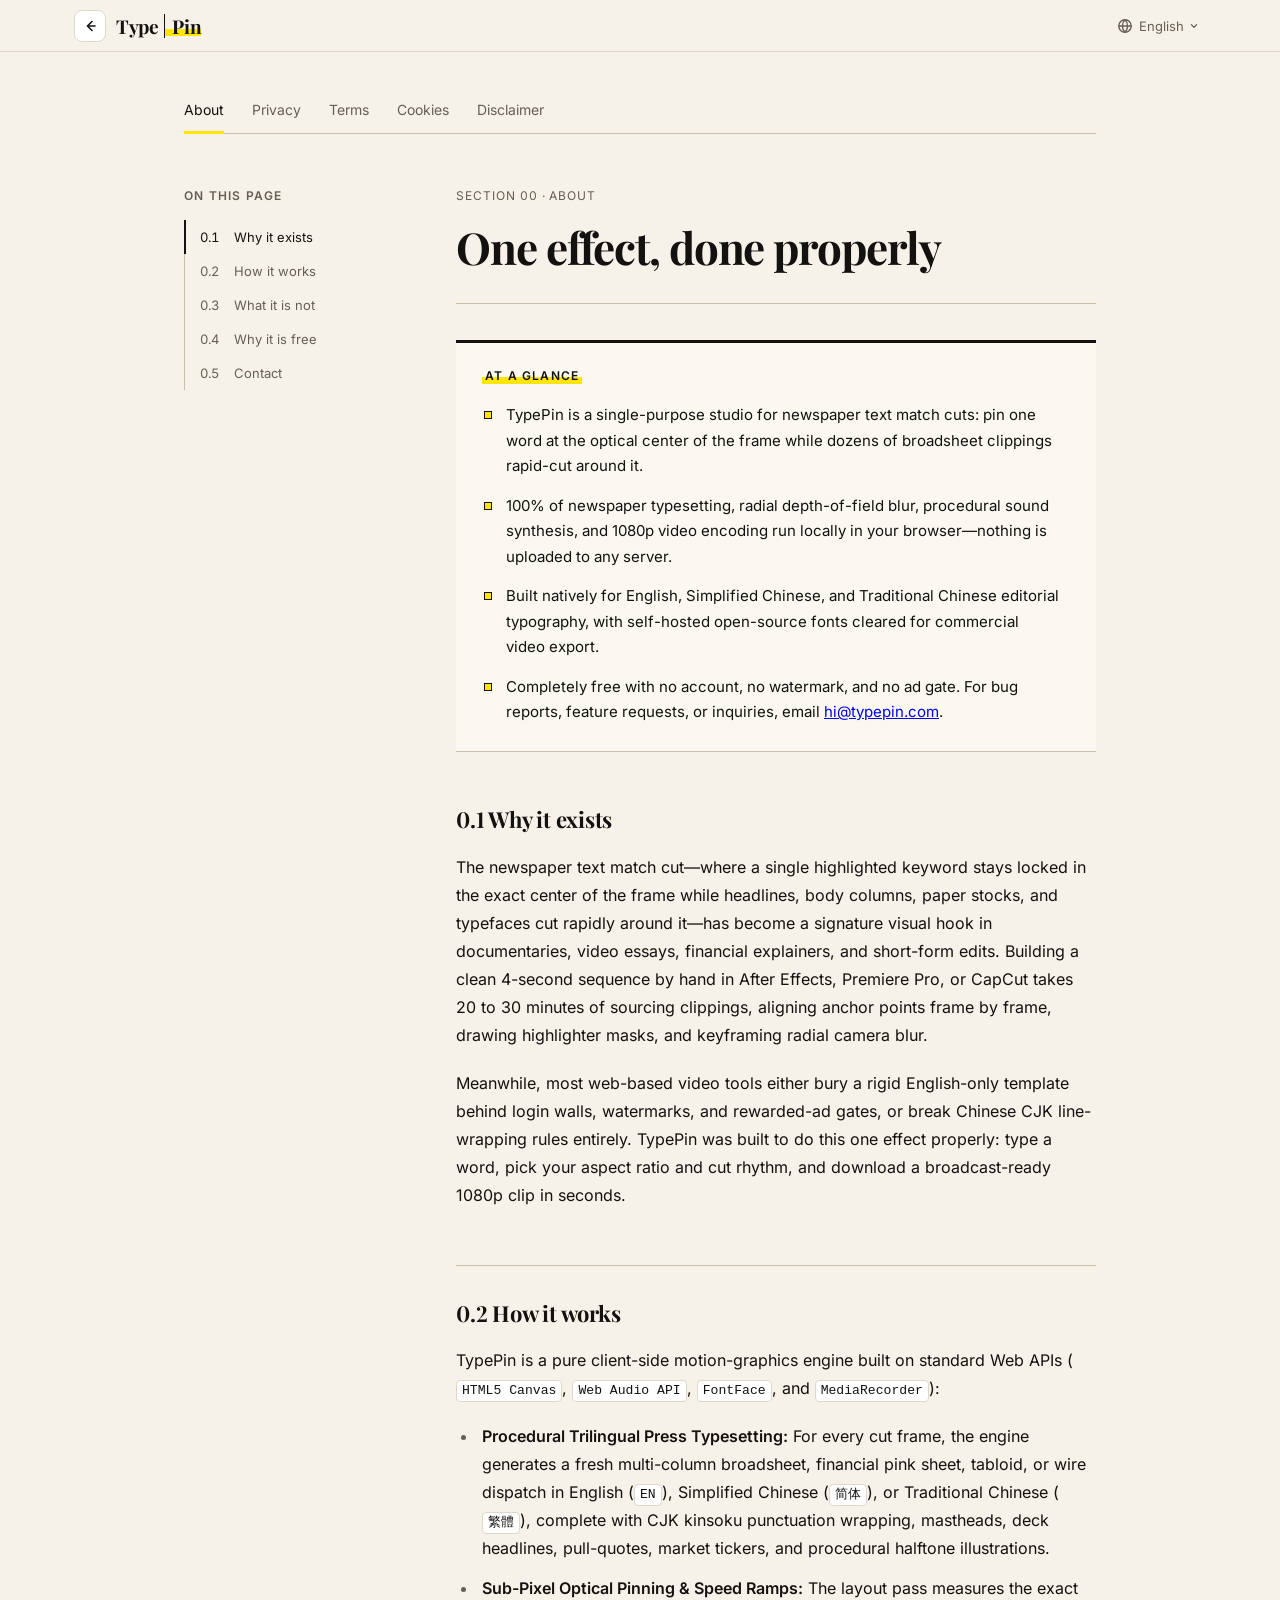
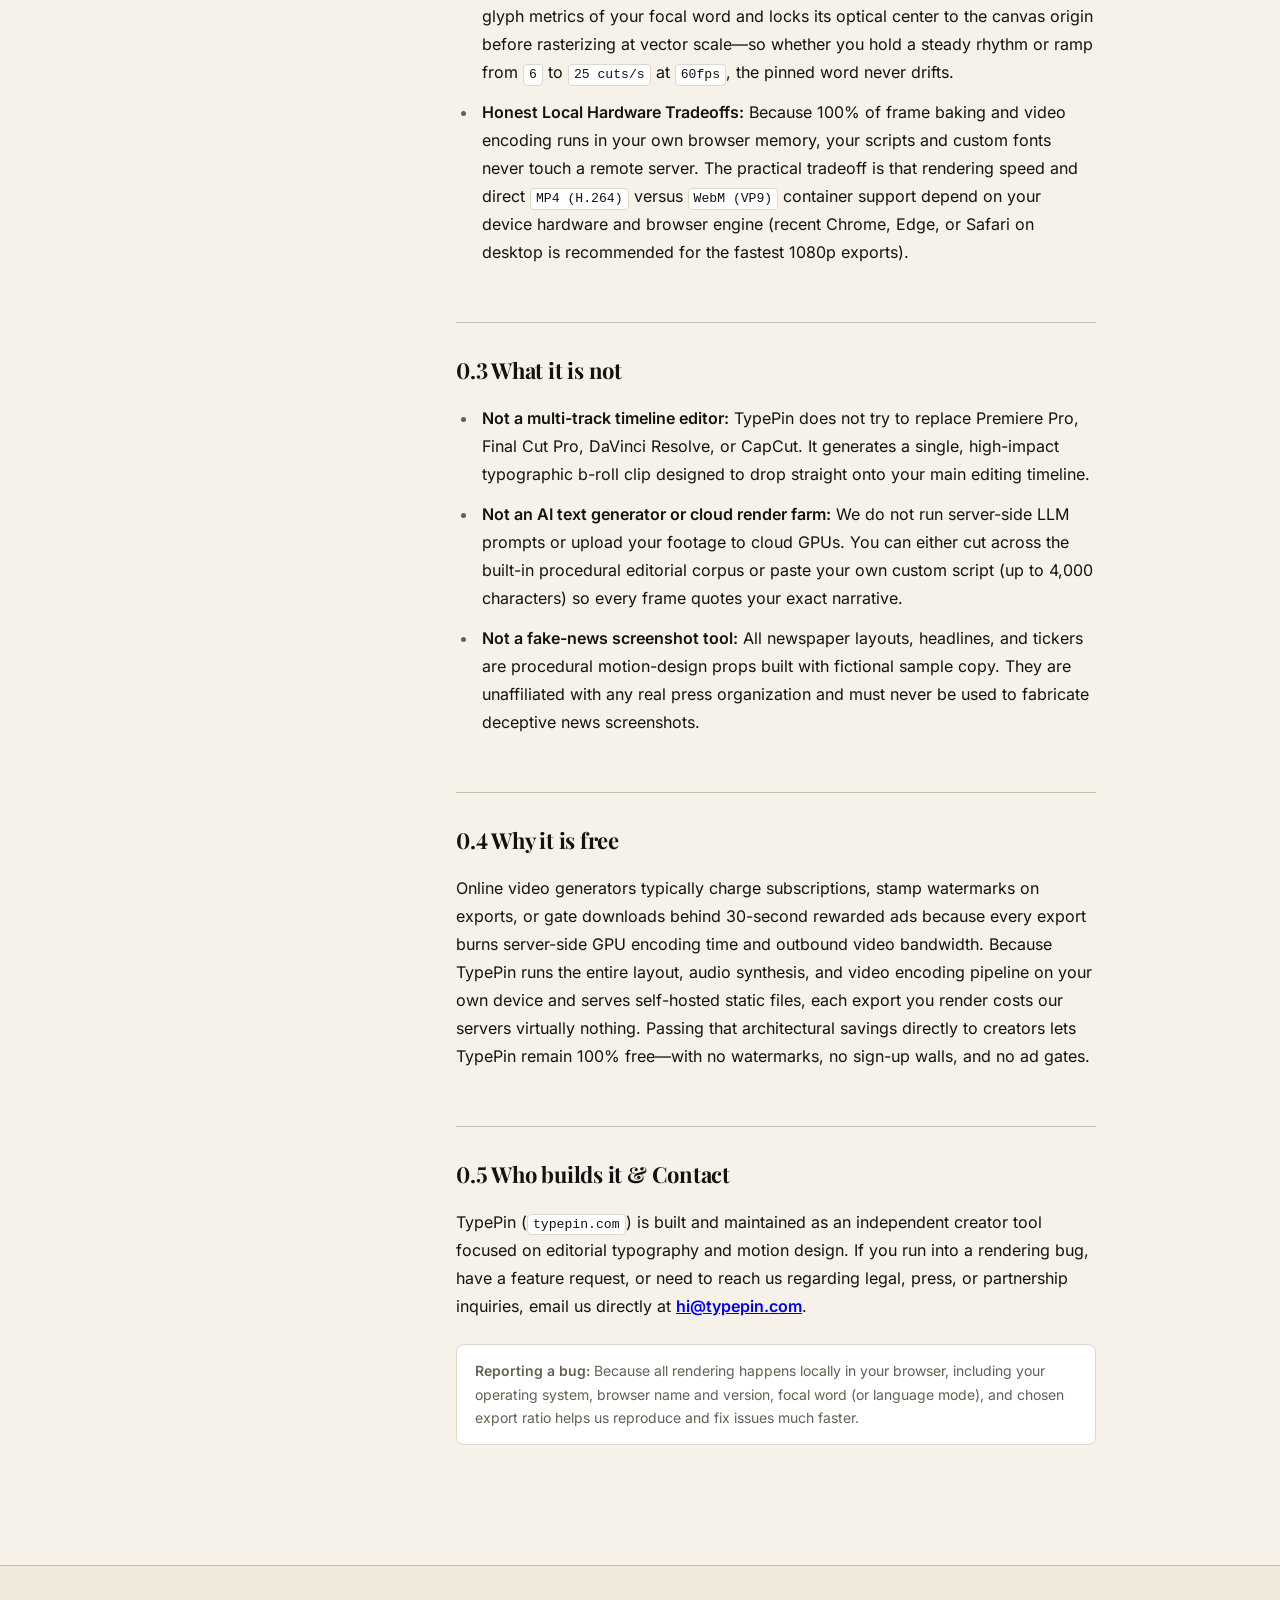
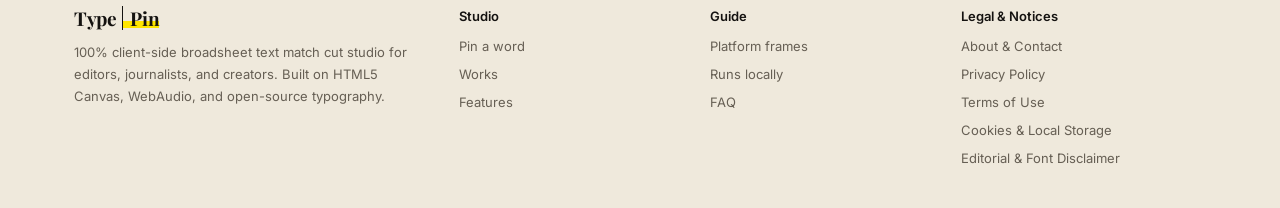
<file: about.html>
<!DOCTYPE html>
<html lang="en">
<head>
  <!-- Google tag (gtag.js) -->
  <script async src="https://www.googletagmanager.com/gtag/js?id=G-3Q4XWWEMQG"></script>
  <script>
    window.dataLayer = window.dataLayer || [];
    function gtag(){dataLayer.push(arguments);}
    gtag('js', new Date());
    gtag('config', 'G-3Q4XWWEMQG');
  </script>
  <meta charset="UTF-8">
  <meta name="viewport" content="width=device-width, initial-scale=1.0">
  <title>About &amp; Contact — TypePin</title>
  <meta name="robots" content="noindex">
  <meta name="description" content="About TypePin (钉字): a free, 100% client-side newspaper text match-cut studio in your browser. Contact hi@typepin.com.">
  <link rel="describedby" href="/llms.txt">
  <meta property="og:type" content="website">
  <meta property="og:site_name" content="TypePin">
  <meta property="og:title" content="About &amp; Contact — TypePin">
  <meta property="og:description" content="About TypePin (钉字): a free, 100% client-side newspaper text match-cut studio in your browser. Contact hi@typepin.com.">
  <meta property="og:image" content="https://typepin.com/og-image.png">
  <link rel="icon" href="./favicon.svg" type="image/svg+xml">
  <link rel="icon" href="./favicon-32.png" type="image/png" sizes="32x32">
  <link rel="apple-touch-icon" href="./apple-touch-icon.png" sizes="180x180">
  <script>
    (function () {
      var search = window.location.search || "";
      var hash = window.location.hash || "#about";
      window.location.replace("./index.html" + search + hash);
    })();
  </script>
  <meta http-equiv="refresh" content="0; url=./index.html#about">
</head>
<body>
  <p><a href="./index.html#about">Continue to About &amp; Contact</a></p>
</body>
</html>
</file>
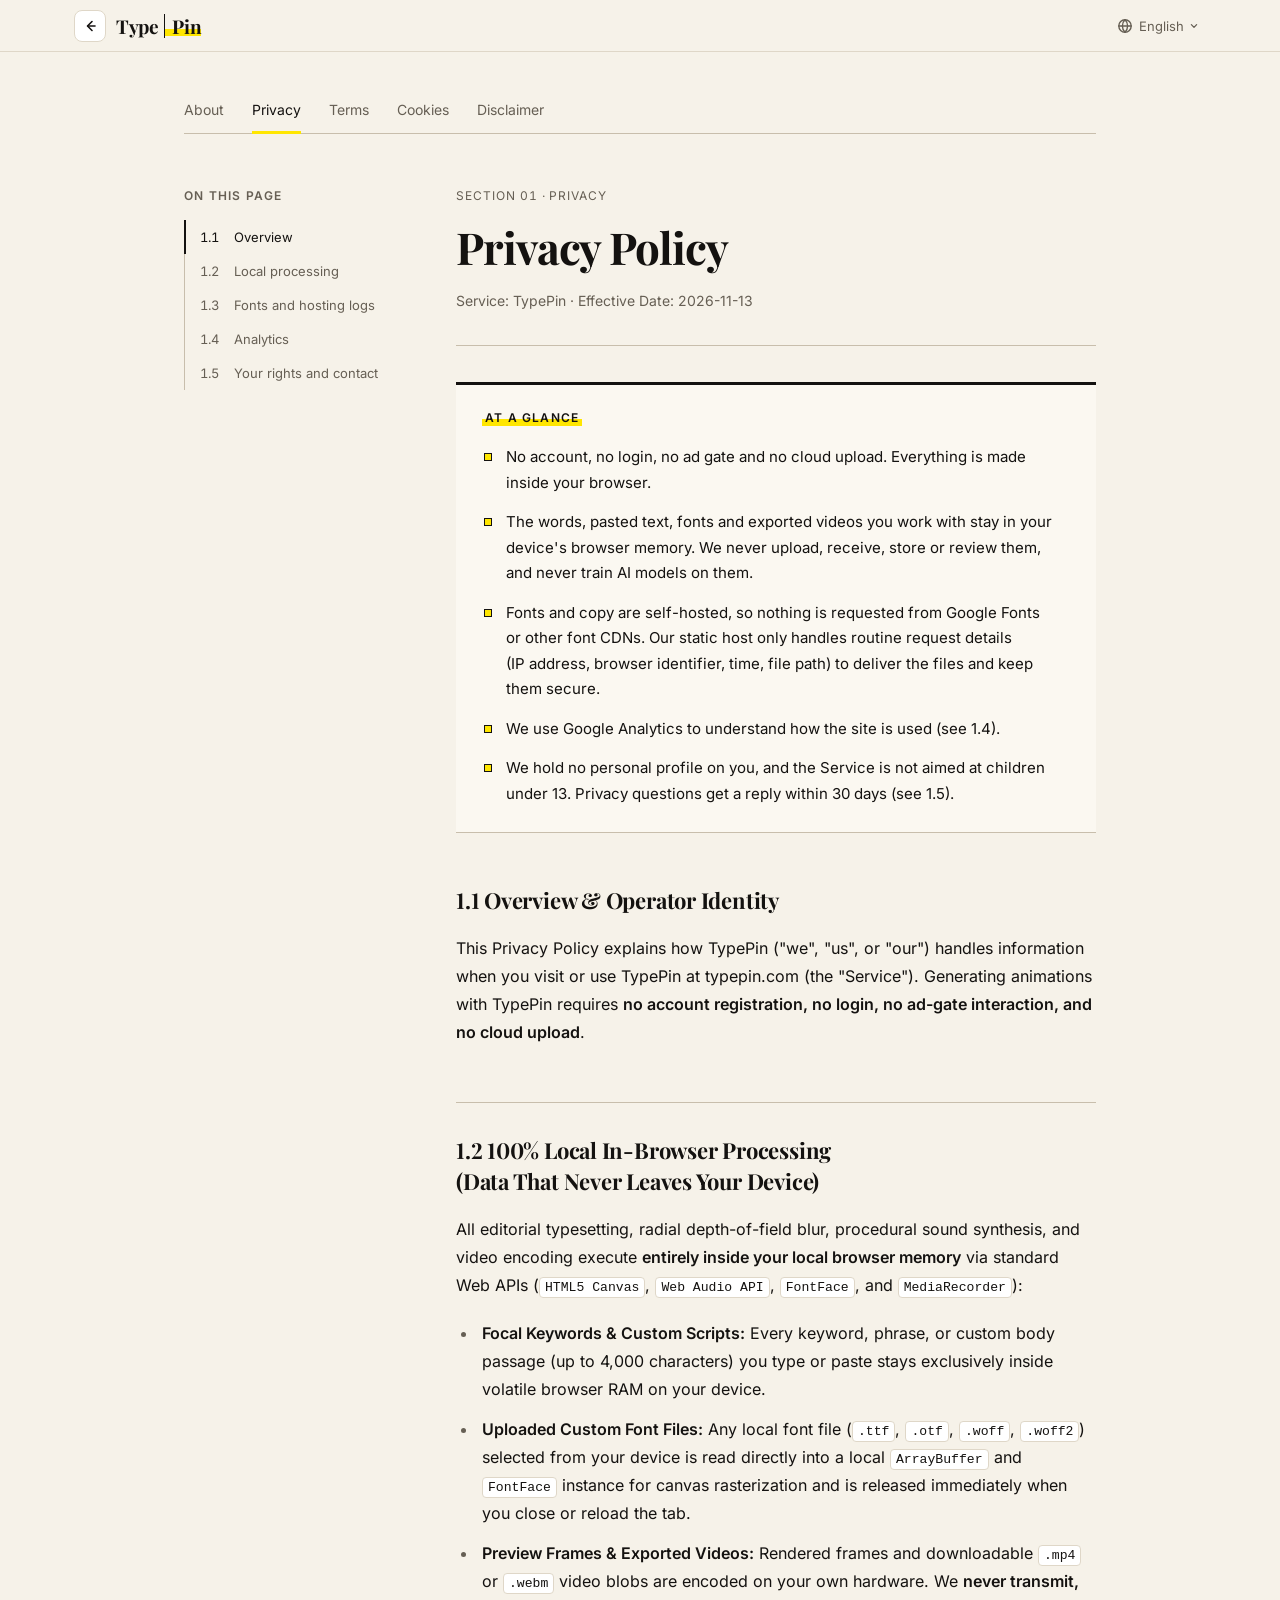
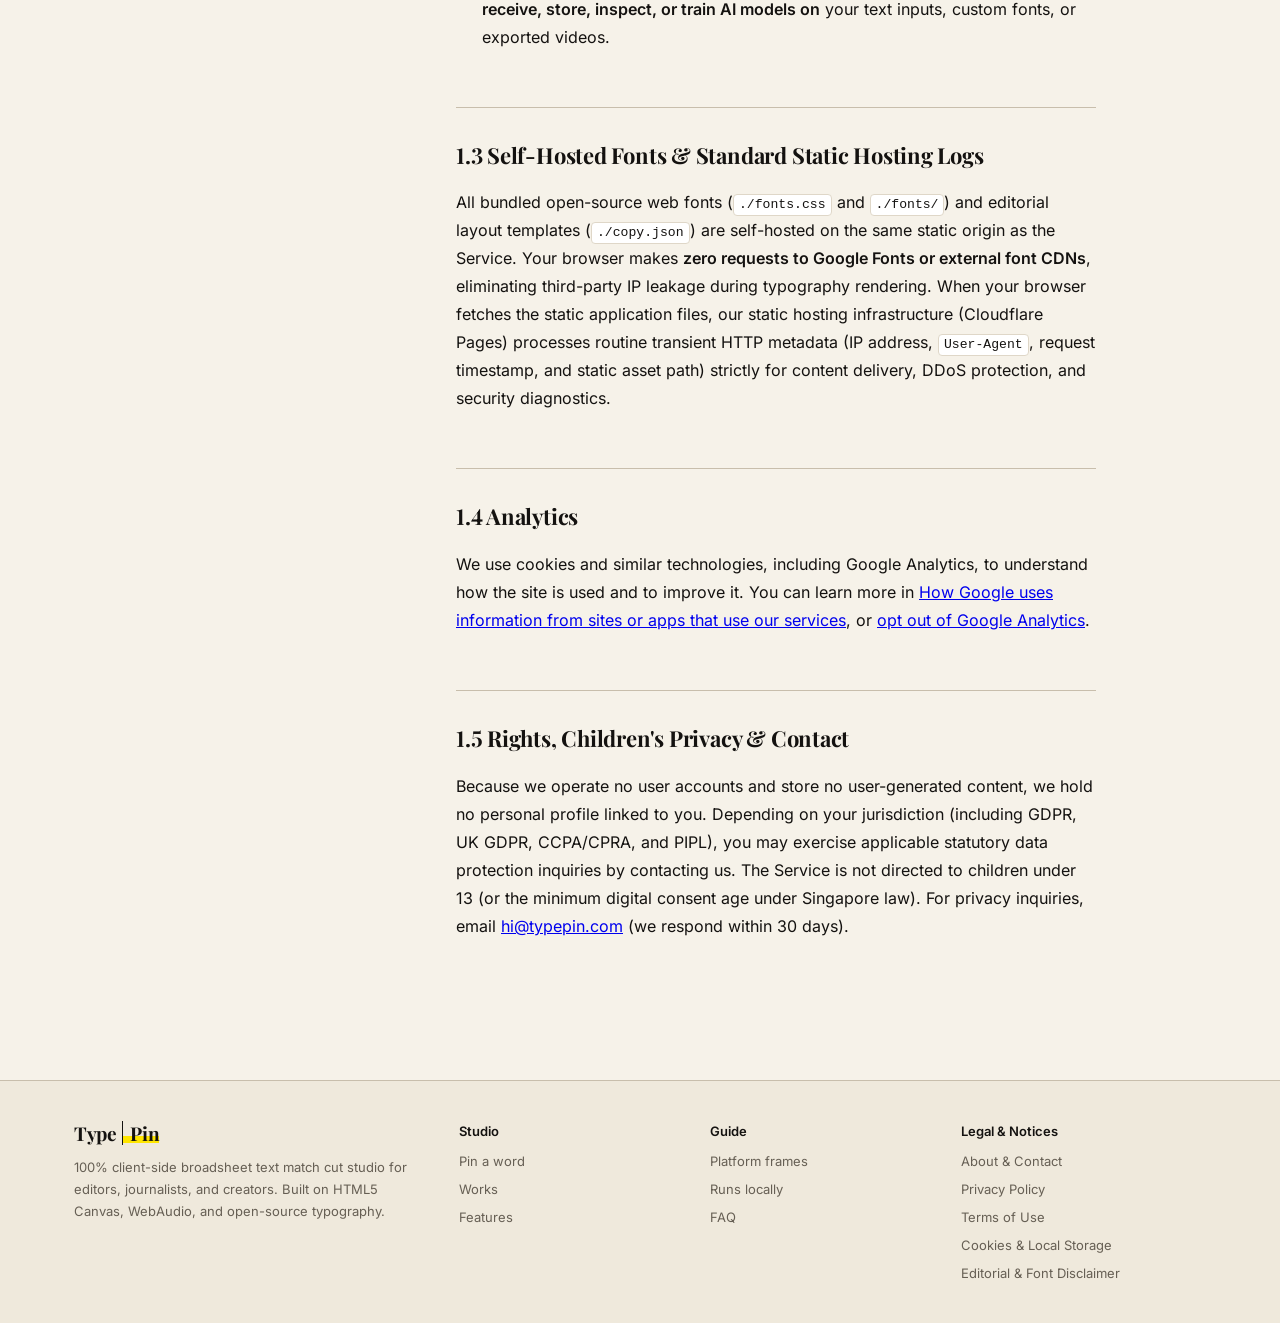
<file: legal.html>
<!DOCTYPE html>
<html lang="en">
<head>
  <!-- Google tag (gtag.js) -->
  <script async src="https://www.googletagmanager.com/gtag/js?id=G-3Q4XWWEMQG"></script>
  <script>
    window.dataLayer = window.dataLayer || [];
    function gtag(){dataLayer.push(arguments);}
    gtag('js', new Date());
    gtag('config', 'G-3Q4XWWEMQG');
  </script>
  <meta charset="utf-8">
  <meta name="viewport" content="width=device-width, initial-scale=1">
  <title>Legal, Privacy &amp; Terms — TypePin</title>
  <meta name="robots" content="noindex">
  <link rel="describedby" href="/llms.txt">
  <link rel="icon" href="./favicon.svg" type="image/svg+xml">
  <link rel="icon" href="./favicon-32.png" type="image/png" sizes="32x32">
  <link rel="apple-touch-icon" href="./apple-touch-icon.png" sizes="180x180">
  <script>
    window.location.replace("./index.html" + window.location.search + (window.location.hash || "#privacy"));
  </script>
  <noscript>
    <meta http-equiv="refresh" content="0; url=./index.html#privacy">
  </noscript>
</head>
<body>
  <p><a href="./index.html#privacy">Continue to Legal, Privacy &amp; Terms</a></p>
</body>
</html>
</file>
<file: fonts-7cf0992c.css>
/* 界面 / 中文报头：Noto Sans SC。SIL OFL 1.1，见 fonts/OFL.txt */
@font-face {
  font-family: "Noto Sans SC";
  font-style: normal;
  font-weight: 400;
  font-display: swap;
  src: url("./fonts/noto-sans-sc-latin-400-normal.woff2") format("woff2");
  unicode-range: U+0000-00FF, U+0131, U+0152-0153, U+02BB-02BC, U+02C6, U+02DA, U+02DC, U+0304, U+0308, U+0329, U+2000-206F, U+20AC, U+2122, U+2191, U+2193, U+2212, U+2215, U+FEFF, U+FFFD;
}
@font-face {
  font-family: "Noto Sans SC";
  font-style: normal;
  font-weight: 400;
  font-display: swap;
  src: url("./fonts/noto-sans-sc-chinese-simplified-400-normal.woff2") format("woff2");
  unicode-range: U+2E80-2FFF, U+3000-303F, U+3040-30FF, U+3100-312F, U+31C0-31EF, U+3400-4DBF, U+4E00-9FFF, U+F900-FAFF, U+FE10-FE1F, U+FE30-FE4F, U+FF00-FFEF;
}
@font-face {
  font-family: "Noto Sans SC";
  font-style: normal;
  font-weight: 700;
  font-display: swap;
  src: url("./fonts/noto-sans-sc-latin-700-normal.woff2") format("woff2");
  unicode-range: U+0000-00FF, U+0131, U+0152-0153, U+02BB-02BC, U+02C6, U+02DA, U+02DC, U+0304, U+0308, U+0329, U+2000-206F, U+20AC, U+2122, U+2191, U+2193, U+2212, U+2215, U+FEFF, U+FFFD;
}
@font-face {
  font-family: "Noto Sans SC";
  font-style: normal;
  font-weight: 700;
  font-display: swap;
  src: url("./fonts/noto-sans-sc-chinese-simplified-700-normal.woff2") format("woff2");
  unicode-range: U+2E80-2FFF, U+3000-303F, U+3040-30FF, U+3100-312F, U+31C0-31EF, U+3400-4DBF, U+4E00-9FFF, U+F900-FAFF, U+FE10-FE1F, U+FE30-FE4F, U+FF00-FFEF;
}

@font-face {
  font-family: "Noto Serif SC";
  font-style: normal;
  font-weight: 400;
  font-display: swap;
  src: url("./fonts/noto-serif-sc-latin-400-normal.woff2") format("woff2");
  unicode-range: U+0000-00FF, U+0131, U+0152-0153, U+02BB-02BC, U+02C6, U+02DA, U+02DC, U+0304, U+0308, U+0329, U+2000-206F, U+20AC, U+2122, U+2191, U+2193, U+2212, U+2215, U+FEFF, U+FFFD;
}
@font-face {
  font-family: "Noto Serif SC";
  font-style: normal;
  font-weight: 400;
  font-display: swap;
  src: url("./fonts/noto-serif-sc-chinese-simplified-400-normal.woff2") format("woff2");
  unicode-range: U+2E80-2FFF, U+3000-303F, U+3040-30FF, U+3100-312F, U+31C0-31EF, U+3400-4DBF, U+4E00-9FFF, U+F900-FAFF, U+FE10-FE1F, U+FE30-FE4F, U+FF00-FFEF;
}
@font-face {
  font-family: "Noto Serif SC";
  font-style: normal;
  font-weight: 700;
  font-display: swap;
  src: url("./fonts/noto-serif-sc-latin-700-normal.woff2") format("woff2");
  unicode-range: U+0000-00FF, U+0131, U+0152-0153, U+02BB-02BC, U+02C6, U+02DA, U+02DC, U+0304, U+0308, U+0329, U+2000-206F, U+20AC, U+2122, U+2191, U+2193, U+2212, U+2215, U+FEFF, U+FFFD;
}
@font-face {
  font-family: "Noto Serif SC";
  font-style: normal;
  font-weight: 700;
  font-display: swap;
  src: url("./fonts/noto-serif-sc-chinese-simplified-700-normal.woff2") format("woff2");
  unicode-range: U+2E80-2FFF, U+3000-303F, U+3040-30FF, U+3100-312F, U+31C0-31EF, U+3400-4DBF, U+4E00-9FFF, U+F900-FAFF, U+FE10-FE1F, U+FE30-FE4F, U+FF00-FFEF;
}

/* 繁體中文介面 / 報頭與內文：Noto Sans TC & Noto Serif TC。SIL OFL 1.1，見 fonts/OFL.txt */
@font-face {
  font-family: "Noto Sans TC";
  font-style: normal;
  font-weight: 400;
  font-display: swap;
  src: url("./fonts/noto-sans-tc-latin-400-normal.woff2") format("woff2");
  unicode-range: U+0000-00FF, U+0131, U+0152-0153, U+02BB-02BC, U+02C6, U+02DA, U+02DC, U+0304, U+0308, U+0329, U+2000-206F, U+20AC, U+2122, U+2191, U+2193, U+2212, U+2215, U+FEFF, U+FFFD;
}
@font-face {
  font-family: "Noto Sans TC";
  font-style: normal;
  font-weight: 400;
  font-display: swap;
  src: url("./fonts/noto-sans-tc-chinese-traditional-400-normal.woff2") format("woff2");
  unicode-range: U+2E80-2FFF, U+3000-303F, U+3040-30FF, U+3100-312F, U+31A0-31BF, U+31C0-31EF, U+3400-4DBF, U+4E00-9FFF, U+F900-FAFF, U+FE10-FE1F, U+FE30-FE6F, U+FF00-FFEF;
}
@font-face {
  font-family: "Noto Sans TC";
  font-style: normal;
  font-weight: 700;
  font-display: swap;
  src: url("./fonts/noto-sans-tc-latin-700-normal.woff2") format("woff2");
  unicode-range: U+0000-00FF, U+0131, U+0152-0153, U+02BB-02BC, U+02C6, U+02DA, U+02DC, U+0304, U+0308, U+0329, U+2000-206F, U+20AC, U+2122, U+2191, U+2193, U+2212, U+2215, U+FEFF, U+FFFD;
}
@font-face {
  font-family: "Noto Sans TC";
  font-style: normal;
  font-weight: 700;
  font-display: swap;
  src: url("./fonts/noto-sans-tc-chinese-traditional-700-normal.woff2") format("woff2");
  unicode-range: U+2E80-2FFF, U+3000-303F, U+3040-30FF, U+3100-312F, U+31A0-31BF, U+31C0-31EF, U+3400-4DBF, U+4E00-9FFF, U+F900-FAFF, U+FE10-FE1F, U+FE30-FE6F, U+FF00-FFEF;
}

@font-face {
  font-family: "Noto Serif TC";
  font-style: normal;
  font-weight: 400;
  font-display: swap;
  src: url("./fonts/noto-serif-tc-latin-400-normal.woff2") format("woff2");
  unicode-range: U+0000-00FF, U+0131, U+0152-0153, U+02BB-02BC, U+02C6, U+02DA, U+02DC, U+0304, U+0308, U+0329, U+2000-206F, U+20AC, U+2122, U+2191, U+2193, U+2212, U+2215, U+FEFF, U+FFFD;
}
@font-face {
  font-family: "Noto Serif TC";
  font-style: normal;
  font-weight: 400;
  font-display: swap;
  src: url("./fonts/noto-serif-tc-chinese-traditional-400-normal.woff2") format("woff2");
  unicode-range: U+2E80-2FFF, U+3000-303F, U+3040-30FF, U+3100-312F, U+31A0-31BF, U+31C0-31EF, U+3400-4DBF, U+4E00-9FFF, U+F900-FAFF, U+FE10-FE1F, U+FE30-FE6F, U+FF00-FFEF;
}
@font-face {
  font-family: "Noto Serif TC";
  font-style: normal;
  font-weight: 700;
  font-display: swap;
  src: url("./fonts/noto-serif-tc-latin-700-normal.woff2") format("woff2");
  unicode-range: U+0000-00FF, U+0131, U+0152-0153, U+02BB-02BC, U+02C6, U+02DA, U+02DC, U+0304, U+0308, U+0329, U+2000-206F, U+20AC, U+2122, U+2191, U+2193, U+2212, U+2215, U+FEFF, U+FFFD;
}
@font-face {
  font-family: "Noto Serif TC";
  font-style: normal;
  font-weight: 700;
  font-display: swap;
  src: url("./fonts/noto-serif-tc-chinese-traditional-700-normal.woff2") format("woff2");
  unicode-range: U+2E80-2FFF, U+3000-303F, U+3040-30FF, U+3100-312F, U+31A0-31BF, U+31C0-31EF, U+3400-4DBF, U+4E00-9FFF, U+F900-FAFF, U+FE10-FE1F, U+FE30-FE6F, U+FF00-FFEF;
}

@font-face { font-family: "Playfair Display"; font-style: normal; font-weight: 400; font-display: swap; src: url("./fonts/playfair-display-latin-400-normal.woff2") format("woff2"); }
@font-face { font-family: "Playfair Display"; font-style: normal; font-weight: 700; font-display: swap; src: url("./fonts/playfair-display-latin-700-normal.woff2") format("woff2"); }
@font-face { font-family: "Playfair Display"; font-style: italic; font-weight: 400; font-display: swap; src: url("./fonts/playfair-display-latin-400-italic.woff2") format("woff2"); }
@font-face { font-family: "Playfair Display"; font-style: italic; font-weight: 700; font-display: swap; src: url("./fonts/playfair-display-latin-700-italic.woff2") format("woff2"); }

@font-face { font-family: Inter; font-style: normal; font-weight: 400; font-display: swap; src: url("./fonts/inter-latin-400-normal.woff2") format("woff2"); }
@font-face { font-family: Inter; font-style: normal; font-weight: 600; font-display: swap; src: url("./fonts/inter-latin-600-normal.woff2") format("woff2"); }

@font-face { font-family: "Libre Baskerville"; font-style: normal; font-weight: 400; font-display: swap; src: url("./fonts/libre-baskerville-latin-400-normal.woff2") format("woff2"); }
@font-face { font-family: "Libre Baskerville"; font-style: normal; font-weight: 700; font-display: swap; src: url("./fonts/libre-baskerville-latin-700-normal.woff2") format("woff2"); }
@font-face { font-family: Newsreader; font-style: normal; font-weight: 400; font-display: swap; src: url("./fonts/newsreader-latin-400-normal.woff2") format("woff2"); }
@font-face { font-family: Oswald; font-style: normal; font-weight: 500; font-display: swap; src: url("./fonts/oswald-latin-500-normal.woff2") format("woff2"); }

@font-face { font-family: "Roboto-Black"; src: url("./fonts/Roboto-Black.ttf") format("truetype"); font-display: swap; }
@font-face { font-family: "Roboto-BlackItalic"; src: url("./fonts/Roboto-BlackItalic.ttf") format("truetype"); font-display: swap; }
@font-face { font-family: "Roboto-Condensed"; src: url("./fonts/Roboto-Condensed.ttf") format("truetype"); font-display: swap; }
@font-face { font-family: "Roboto-Italic"; src: url("./fonts/Roboto-Italic.ttf") format("truetype"); font-display: swap; }
@font-face { font-family: "Roboto-Light"; src: url("./fonts/Roboto-Light.ttf") format("truetype"); font-display: swap; }
</file>
